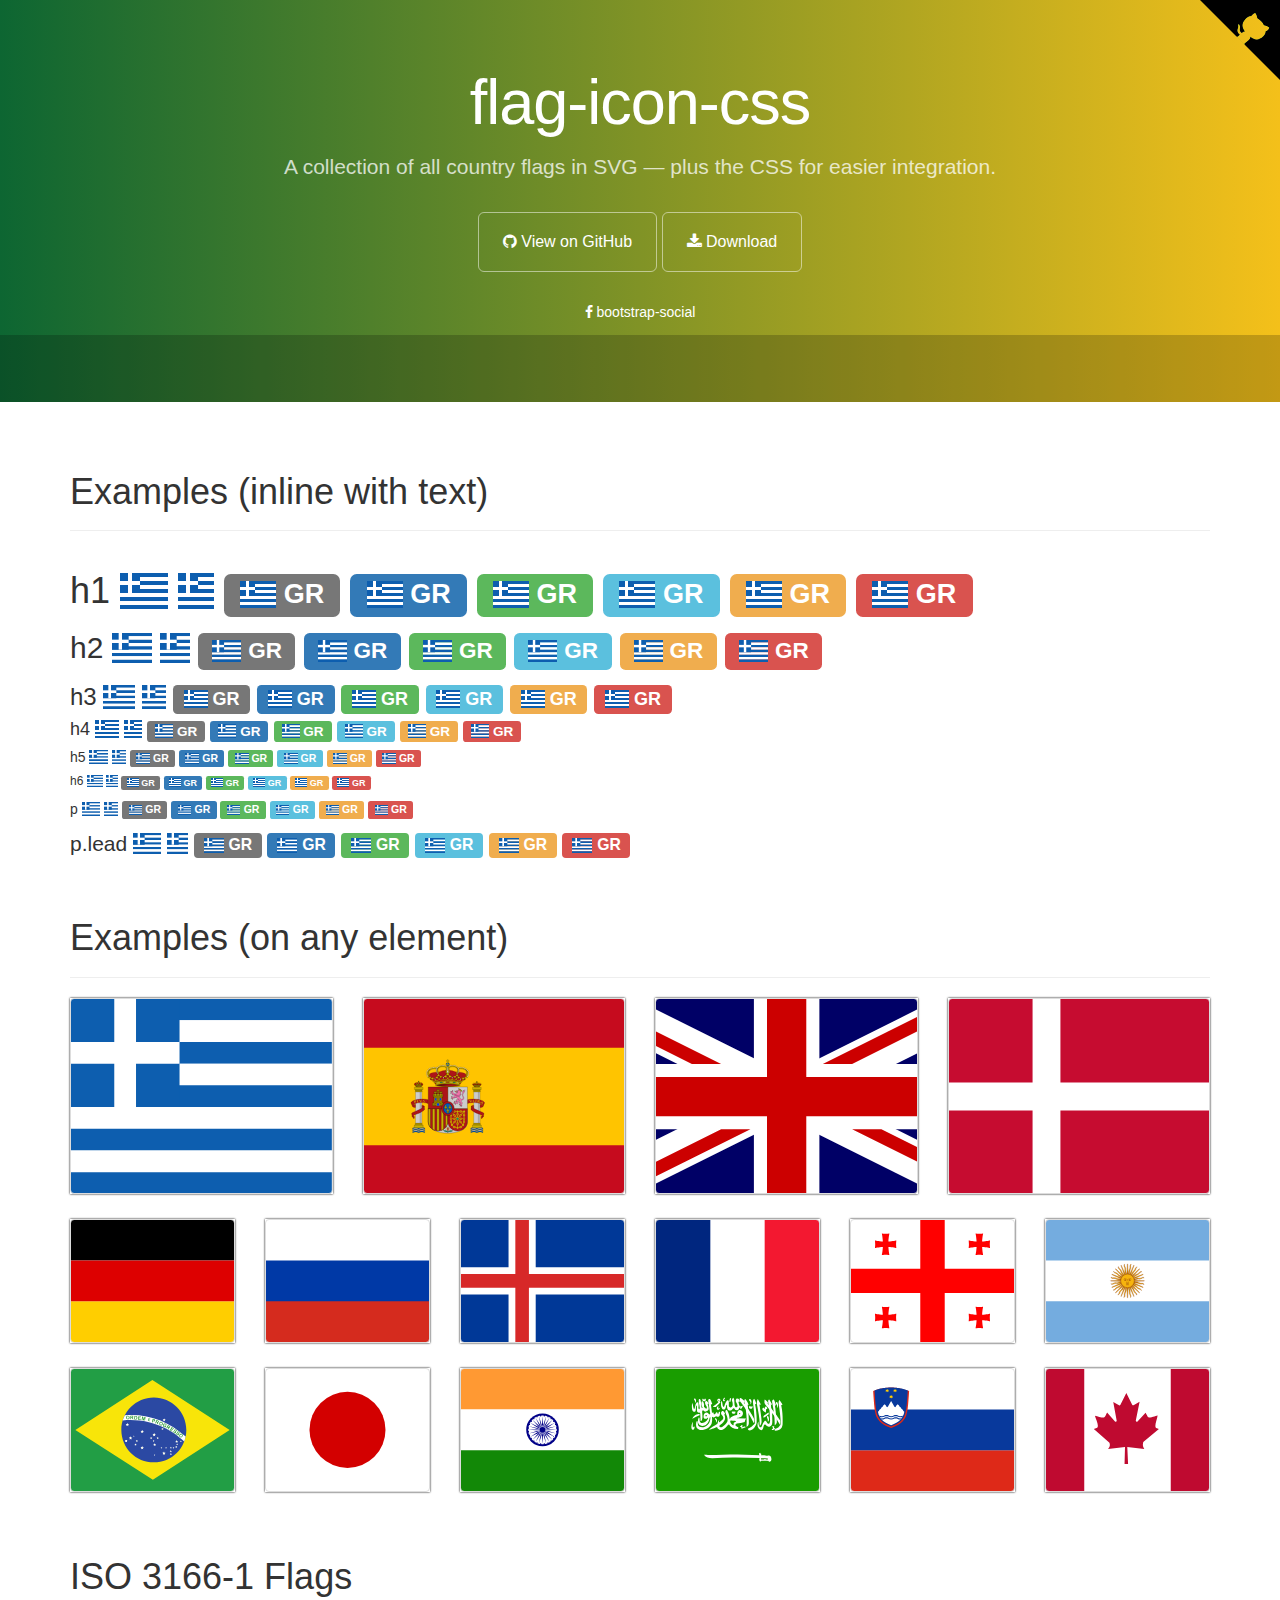
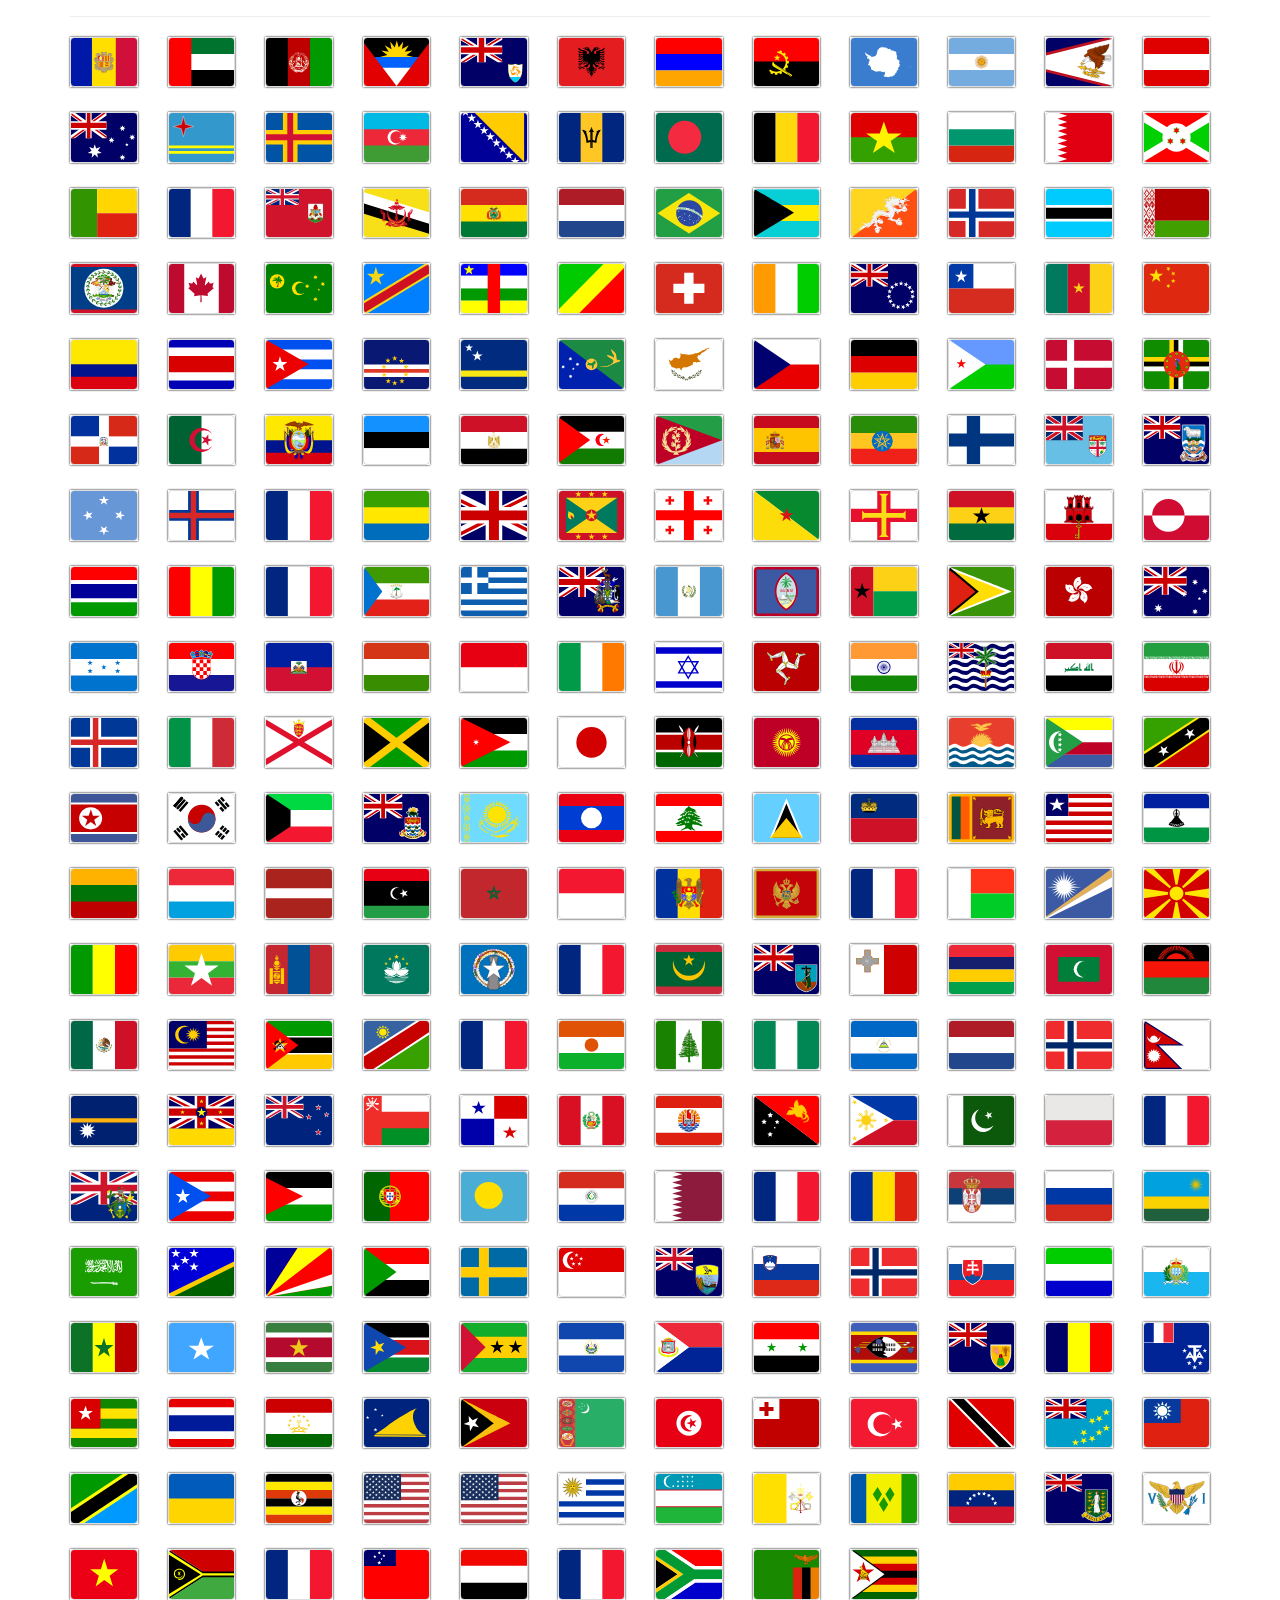
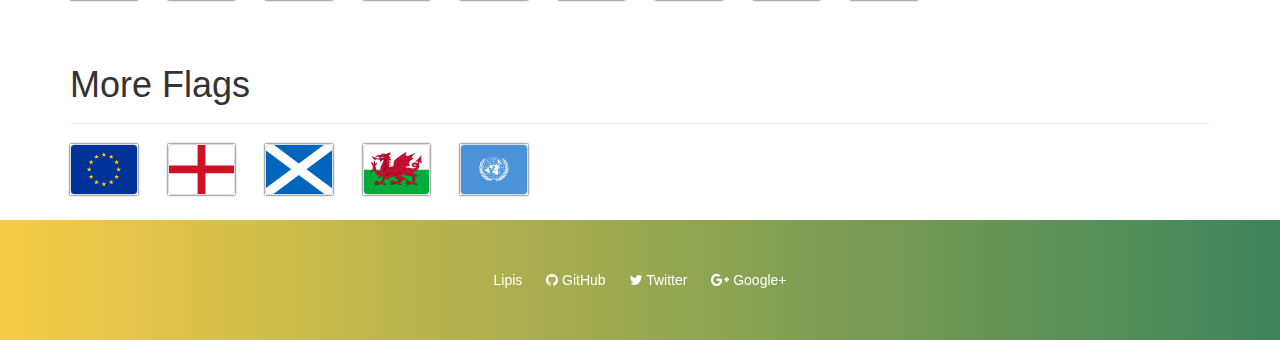
<file: core/static/core/vendors/iconfonts/flag-icon-css/index.html>
<!DOCTYPE html>
<html lang="en">
  <head>
    <meta charset="utf-8">
    <meta name="viewport" content="width=device-width, initial-scale=1.0">
    <meta property="og:type" content="website" />
    <meta property="og:url" content="https://lipis.github.io/flag-icon-css/" />

    <title>SVG Country Flags | flag-icon-css</title>

    <link href="https://maxcdn.bootstrapcdn.com/bootstrap/3.3.6/css/bootstrap.min.css" rel="stylesheet" id="bootstrap">
    <link href="https://maxcdn.bootstrapcdn.com/font-awesome/4.5.0/css/font-awesome.min.css" rel="stylesheet">
    <link href="./assets/docs.css" rel="stylesheet">
    <link href="./css/flag-icon.css" rel="stylesheet">
  </head>

  <body>
    <div class="jumbotron">
      <div class="container">
        <h1>flag-icon-css</h1>
        <p>
          A collection of all country flags in SVG — plus the CSS for easier integration.
        </p>
        <a href="https://github.com/lipis/flag-icon-css" class="btn btn-outline btn-lg"><span class="fa fa-github"></span> View on GitHub</a>
        <a href="https://github.com/lipis/flag-icon-css/archive/master.zip" class="btn btn-outline btn-lg"><span class="fa fa-download"></span> Download</a>
        <ul class="jumbotron-links">
          <li><a href="https://lipis.github.io/bootstrap-social"><span class="fa fa-facebook"></span> bootstrap-social</a></li>
        </ul>
      </div>
      <div class="bottom">
        <iframe src="https://ghbtns.com/github-btn.html?user=lipis&amp;repo=flag-icon-css&amp;type=watch&amp;count=true" class="social-share"></iframe>
      </div>
    </div>
    <script>
      if (window.location.hostname.indexOf('github') > 0) {
        window.location.replace("http://flag-icon-css.lip.is/");
      }
    </script>
    <div class="container">
      <section id="examples">
        <div class="page-header">
          <h1>Examples (inline with text)</h1>
        </div>
        <div class="no-wrap">
          <h1>
            h1
            <span class="flag-icon flag-icon-gr"></span>
            <span class="flag-icon flag-icon-squared flag-icon-gr"></span>
            <span class="label label-default"><span class="flag-icon flag-icon-gr"></span> GR</span>
            <span class="label label-primary"><span class="flag-icon flag-icon-gr"></span> GR</span>
            <span class="label label-success"><span class="flag-icon flag-icon-gr"></span> GR</span>
            <span class="label label-info"><span class="flag-icon flag-icon-gr"></span> GR</span>
            <span class="label label-warning"><span class="flag-icon flag-icon-gr"></span> GR</span>
            <span class="label label-danger"><span class="flag-icon flag-icon-gr"></span> GR</span>
          </h1>
          <h2>
            h2
            <span class="flag-icon flag-icon-gr"></span>
            <span class="flag-icon flag-icon-squared flag-icon-gr"></span>
            <span class="label label-default"><span class="flag-icon flag-icon-gr"></span> GR</span>
            <span class="label label-primary"><span class="flag-icon flag-icon-gr"></span> GR</span>
            <span class="label label-success"><span class="flag-icon flag-icon-gr"></span> GR</span>
            <span class="label label-info"><span class="flag-icon flag-icon-gr"></span> GR</span>
            <span class="label label-warning"><span class="flag-icon flag-icon-gr"></span> GR</span>
            <span class="label label-danger"><span class="flag-icon flag-icon-gr"></span> GR</span>
          </h2>
          <h3>
            h3
            <span class="flag-icon flag-icon-gr"></span>
            <span class="flag-icon flag-icon-squared flag-icon-gr"></span>
            <span class="label label-default"><span class="flag-icon flag-icon-gr"></span> GR</span>
            <span class="label label-primary"><span class="flag-icon flag-icon-gr"></span> GR</span>
            <span class="label label-success"><span class="flag-icon flag-icon-gr"></span> GR</span>
            <span class="label label-info"><span class="flag-icon flag-icon-gr"></span> GR</span>
            <span class="label label-warning"><span class="flag-icon flag-icon-gr"></span> GR</span>
            <span class="label label-danger"><span class="flag-icon flag-icon-gr"></span> GR</span>
          </h3>
          <h4>
            h4
            <span class="flag-icon flag-icon-gr"></span>
            <span class="flag-icon flag-icon-squared flag-icon-gr"></span>
            <span class="label label-default"><span class="flag-icon flag-icon-gr"></span> GR</span>
            <span class="label label-primary"><span class="flag-icon flag-icon-gr"></span> GR</span>
            <span class="label label-success"><span class="flag-icon flag-icon-gr"></span> GR</span>
            <span class="label label-info"><span class="flag-icon flag-icon-gr"></span> GR</span>
            <span class="label label-warning"><span class="flag-icon flag-icon-gr"></span> GR</span>
            <span class="label label-danger"><span class="flag-icon flag-icon-gr"></span> GR</span>
          </h4>
          <h5>
            h5
            <span class="flag-icon flag-icon-gr"></span>
            <span class="flag-icon flag-icon-squared flag-icon-gr"></span>
            <span class="label label-default"><span class="flag-icon flag-icon-gr"></span> GR</span>
            <span class="label label-primary"><span class="flag-icon flag-icon-gr"></span> GR</span>
            <span class="label label-success"><span class="flag-icon flag-icon-gr"></span> GR</span>
            <span class="label label-info"><span class="flag-icon flag-icon-gr"></span> GR</span>
            <span class="label label-warning"><span class="flag-icon flag-icon-gr"></span> GR</span>
            <span class="label label-danger"><span class="flag-icon flag-icon-gr"></span> GR</span>
          </h5>
          <h6>
            h6
            <span class="flag-icon flag-icon-gr"></span>
            <span class="flag-icon flag-icon-squared flag-icon-gr"></span>
            <span class="label label-default"><span class="flag-icon flag-icon-gr"></span> GR</span>
            <span class="label label-primary"><span class="flag-icon flag-icon-gr"></span> GR</span>
            <span class="label label-success"><span class="flag-icon flag-icon-gr"></span> GR</span>
            <span class="label label-info"><span class="flag-icon flag-icon-gr"></span> GR</span>
            <span class="label label-warning"><span class="flag-icon flag-icon-gr"></span> GR</span>
            <span class="label label-danger"><span class="flag-icon flag-icon-gr"></span> GR</span>
          </h6>
          <p>
            p
            <span class="flag-icon flag-icon-gr"></span>
            <span class="flag-icon flag-icon-squared flag-icon-gr"></span>
            <span class="label label-default"><span class="flag-icon flag-icon-gr"></span> GR</span>
            <span class="label label-primary"><span class="flag-icon flag-icon-gr"></span> GR</span>
            <span class="label label-success"><span class="flag-icon flag-icon-gr"></span> GR</span>
            <span class="label label-info"><span class="flag-icon flag-icon-gr"></span> GR</span>
            <span class="label label-warning"><span class="flag-icon flag-icon-gr"></span> GR</span>
            <span class="label label-danger"><span class="flag-icon flag-icon-gr"></span> GR</span>
          </p>
          <p class="lead">
            p.lead
            <span class="flag-icon flag-icon-gr"></span>
            <span class="flag-icon flag-icon-squared flag-icon-gr"></span>
            <span class="label label-default"><span class="flag-icon flag-icon-gr"></span> GR</span>
            <span class="label label-primary"><span class="flag-icon flag-icon-gr"></span> GR</span>
            <span class="label label-success"><span class="flag-icon flag-icon-gr"></span> GR</span>
            <span class="label label-info"><span class="flag-icon flag-icon-gr"></span> GR</span>
            <span class="label label-warning"><span class="flag-icon flag-icon-gr"></span> GR</span>
            <span class="label label-danger"><span class="flag-icon flag-icon-gr"></span> GR</span>
          </p>
        </section>
      </section>
      <section id="more" class="d">
        <div class="page-header">
          <h1>Examples (on any element)</h1>
        </div>
        <div class="row">
          <div class="col-lg-3 col-md-4 col-sm-4 col-xs-6">
            <div class="flag-wrapper">
              <div class="img-thumbnail flag flag-icon-background flag-icon-gr"></div>
            </div>
          </div>
          <div class="col-lg-3 col-md-4 col-sm-4 col-xs-6">
            <div class="flag-wrapper">
              <div class="img-thumbnail flag flag-icon-background flag-icon-es"></div>
            </div>
          </div>
          <div class="col-lg-3 col-md-4 col-sm-4 col-xs-3">
            <div class="flag-wrapper">
              <div class="img-thumbnail flag flag-icon-background flag-icon-gb"></div>
            </div>
          </div>
          <div class="col-lg-3 col-sm-2 col-xs-3">
            <div class="flag-wrapper">
              <div class="img-thumbnail flag flag-icon-background flag-icon-dk"></div>
            </div>
          </div>
          <div class="col-sm-2 col-xs-3">
            <div class="flag-wrapper">
              <div class="img-thumbnail flag flag-icon-background flag-icon-de"></div>
            </div>
          </div>
          <div class="col-sm-2 col-xs-3">
            <div class="flag-wrapper">
              <div class="img-thumbnail flag flag-icon-background flag-icon-ru"></div>
            </div>
          </div>
          <div class="col-sm-2 col-xs-3">
            <div class="flag-wrapper">
              <div class="img-thumbnail flag flag-icon-background flag-icon-is"></div>
            </div>
          </div>
          <div class="col-sm-2 col-xs-3">
            <div class="flag-wrapper">
              <div class="img-thumbnail flag flag-icon-background flag-icon-fr"></div>
            </div>
          </div>
          <div class="col-sm-2 col-xs-3">
            <div class="flag-wrapper">
              <div class="img-thumbnail flag flag-icon-background flag-icon-ge"></div>
            </div>
          </div>
          <div class="col-sm-2 col-xs-3">
            <div class="flag-wrapper">
              <div class="img-thumbnail flag flag-icon-background flag-icon-ar"></div>
            </div>
          </div>
          <div class="col-sm-2 col-xs-3">
            <div class="flag-wrapper">
              <div class="img-thumbnail flag flag-icon-background flag-icon-br"></div>
            </div>
          </div>
          <div class="col-sm-2 col-xs-3">
            <div class="flag-wrapper">
              <div class="img-thumbnail flag flag-icon-background flag-icon-jp"></div>
            </div>
          </div>
          <div class="col-sm-2 col-xs-3 hidden-xs">
            <div class="flag-wrapper">
              <div class="img-thumbnail flag flag-icon-background flag-icon-in"></div>
            </div>
          </div>
          <div class="col-sm-2 col-xs-3">
            <div class="flag-wrapper">
              <div class="img-thumbnail flag flag-icon-background flag-icon-sa"></div>
            </div>
          </div>
          <div class="col-sm-2 col-xs-3">
            <div class="flag-wrapper">
              <div class="img-thumbnail flag flag-icon-background flag-icon-si"></div>
            </div>
          </div>
          <div class="col-sm-2 col-xs-3 visible-lg">
            <div class="flag-wrapper">
              <div class="img-thumbnail flag flag-icon-background flag-icon-ca"></div>
            </div>
          </div>
        </div>
      </section>
      <section class="all-flags">
        <div class="page-header">
          <h1>ISO 3166-1 Flags</h1>
        </div>
        <div class="row">
          <div class="col-md-1 col-sm-2 col-xs-3"><div class="flag-wrapper"><div class="img-thumbnail flag flag-icon-background flag-icon-ad" title="ad" id="ad"></div></div></div>
          <div class="col-md-1 col-sm-2 col-xs-3"><div class="flag-wrapper"><div class="img-thumbnail flag flag-icon-background flag-icon-ae" title="ae" id="ae"></div></div></div>
          <div class="col-md-1 col-sm-2 col-xs-3"><div class="flag-wrapper"><div class="img-thumbnail flag flag-icon-background flag-icon-af" title="af" id="af"></div></div></div>
          <div class="col-md-1 col-sm-2 col-xs-3"><div class="flag-wrapper"><div class="img-thumbnail flag flag-icon-background flag-icon-ag" title="ag" id="ag"></div></div></div>
          <div class="col-md-1 col-sm-2 col-xs-3"><div class="flag-wrapper"><div class="img-thumbnail flag flag-icon-background flag-icon-ai" title="ai" id="ai"></div></div></div>
          <div class="col-md-1 col-sm-2 col-xs-3"><div class="flag-wrapper"><div class="img-thumbnail flag flag-icon-background flag-icon-al" title="al" id="al"></div></div></div>
          <div class="col-md-1 col-sm-2 col-xs-3"><div class="flag-wrapper"><div class="img-thumbnail flag flag-icon-background flag-icon-am" title="am" id="am"></div></div></div>
          <div class="col-md-1 col-sm-2 col-xs-3"><div class="flag-wrapper"><div class="img-thumbnail flag flag-icon-background flag-icon-ao" title="ao" id="ao"></div></div></div>
          <div class="col-md-1 col-sm-2 col-xs-3"><div class="flag-wrapper"><div class="img-thumbnail flag flag-icon-background flag-icon-aq" title="aq" id="aq"></div></div></div>
          <div class="col-md-1 col-sm-2 col-xs-3"><div class="flag-wrapper"><div class="img-thumbnail flag flag-icon-background flag-icon-ar" title="ar" id="ar"></div></div></div>
          <div class="col-md-1 col-sm-2 col-xs-3"><div class="flag-wrapper"><div class="img-thumbnail flag flag-icon-background flag-icon-as" title="as" id="as"></div></div></div>
          <div class="col-md-1 col-sm-2 col-xs-3"><div class="flag-wrapper"><div class="img-thumbnail flag flag-icon-background flag-icon-at" title="at" id="at"></div></div></div>
          <div class="col-md-1 col-sm-2 col-xs-3"><div class="flag-wrapper"><div class="img-thumbnail flag flag-icon-background flag-icon-au" title="au" id="au"></div></div></div>
          <div class="col-md-1 col-sm-2 col-xs-3"><div class="flag-wrapper"><div class="img-thumbnail flag flag-icon-background flag-icon-aw" title="aw" id="aw"></div></div></div>
          <div class="col-md-1 col-sm-2 col-xs-3"><div class="flag-wrapper"><div class="img-thumbnail flag flag-icon-background flag-icon-ax" title="ax" id="ax"></div></div></div>
          <div class="col-md-1 col-sm-2 col-xs-3"><div class="flag-wrapper"><div class="img-thumbnail flag flag-icon-background flag-icon-az" title="az" id="az"></div></div></div>
          <div class="col-md-1 col-sm-2 col-xs-3"><div class="flag-wrapper"><div class="img-thumbnail flag flag-icon-background flag-icon-ba" title="ba" id="ba"></div></div></div>
          <div class="col-md-1 col-sm-2 col-xs-3"><div class="flag-wrapper"><div class="img-thumbnail flag flag-icon-background flag-icon-bb" title="bb" id="bb"></div></div></div>
          <div class="col-md-1 col-sm-2 col-xs-3"><div class="flag-wrapper"><div class="img-thumbnail flag flag-icon-background flag-icon-bd" title="bd" id="bd"></div></div></div>
          <div class="col-md-1 col-sm-2 col-xs-3"><div class="flag-wrapper"><div class="img-thumbnail flag flag-icon-background flag-icon-be" title="be" id="be"></div></div></div>
          <div class="col-md-1 col-sm-2 col-xs-3"><div class="flag-wrapper"><div class="img-thumbnail flag flag-icon-background flag-icon-bf" title="bf" id="bf"></div></div></div>
          <div class="col-md-1 col-sm-2 col-xs-3"><div class="flag-wrapper"><div class="img-thumbnail flag flag-icon-background flag-icon-bg" title="bg" id="bg"></div></div></div>
          <div class="col-md-1 col-sm-2 col-xs-3"><div class="flag-wrapper"><div class="img-thumbnail flag flag-icon-background flag-icon-bh" title="bh" id="bh"></div></div></div>
          <div class="col-md-1 col-sm-2 col-xs-3"><div class="flag-wrapper"><div class="img-thumbnail flag flag-icon-background flag-icon-bi" title="bi" id="bi"></div></div></div>
          <div class="col-md-1 col-sm-2 col-xs-3"><div class="flag-wrapper"><div class="img-thumbnail flag flag-icon-background flag-icon-bj" title="bj" id="bj"></div></div></div>
          <div class="col-md-1 col-sm-2 col-xs-3"><div class="flag-wrapper"><div class="img-thumbnail flag flag-icon-background flag-icon-bl" title="bl" id="bl"></div></div></div>
          <div class="col-md-1 col-sm-2 col-xs-3"><div class="flag-wrapper"><div class="img-thumbnail flag flag-icon-background flag-icon-bm" title="bm" id="bm"></div></div></div>
          <div class="col-md-1 col-sm-2 col-xs-3"><div class="flag-wrapper"><div class="img-thumbnail flag flag-icon-background flag-icon-bn" title="bn" id="bn"></div></div></div>
          <div class="col-md-1 col-sm-2 col-xs-3"><div class="flag-wrapper"><div class="img-thumbnail flag flag-icon-background flag-icon-bo" title="bo" id="bo"></div></div></div>
          <div class="col-md-1 col-sm-2 col-xs-3"><div class="flag-wrapper"><div class="img-thumbnail flag flag-icon-background flag-icon-bq" title="bq" id="bq"></div></div></div>
          <div class="col-md-1 col-sm-2 col-xs-3"><div class="flag-wrapper"><div class="img-thumbnail flag flag-icon-background flag-icon-br" title="br" id="br"></div></div></div>
          <div class="col-md-1 col-sm-2 col-xs-3"><div class="flag-wrapper"><div class="img-thumbnail flag flag-icon-background flag-icon-bs" title="bs" id="bs"></div></div></div>
          <div class="col-md-1 col-sm-2 col-xs-3"><div class="flag-wrapper"><div class="img-thumbnail flag flag-icon-background flag-icon-bt" title="bt" id="bt"></div></div></div>
          <div class="col-md-1 col-sm-2 col-xs-3"><div class="flag-wrapper"><div class="img-thumbnail flag flag-icon-background flag-icon-bv" title="bv" id="bv"></div></div></div>
          <div class="col-md-1 col-sm-2 col-xs-3"><div class="flag-wrapper"><div class="img-thumbnail flag flag-icon-background flag-icon-bw" title="bw" id="bw"></div></div></div>
          <div class="col-md-1 col-sm-2 col-xs-3"><div class="flag-wrapper"><div class="img-thumbnail flag flag-icon-background flag-icon-by" title="by" id="by"></div></div></div>
          <div class="col-md-1 col-sm-2 col-xs-3"><div class="flag-wrapper"><div class="img-thumbnail flag flag-icon-background flag-icon-bz" title="bz" id="bz"></div></div></div>
          <div class="col-md-1 col-sm-2 col-xs-3"><div class="flag-wrapper"><div class="img-thumbnail flag flag-icon-background flag-icon-ca" title="ca" id="ca"></div></div></div>
          <div class="col-md-1 col-sm-2 col-xs-3"><div class="flag-wrapper"><div class="img-thumbnail flag flag-icon-background flag-icon-cc" title="cc" id="cc"></div></div></div>
          <div class="col-md-1 col-sm-2 col-xs-3"><div class="flag-wrapper"><div class="img-thumbnail flag flag-icon-background flag-icon-cd" title="cd" id="cd"></div></div></div>
          <div class="col-md-1 col-sm-2 col-xs-3"><div class="flag-wrapper"><div class="img-thumbnail flag flag-icon-background flag-icon-cf" title="cf" id="cf"></div></div></div>
          <div class="col-md-1 col-sm-2 col-xs-3"><div class="flag-wrapper"><div class="img-thumbnail flag flag-icon-background flag-icon-cg" title="cg" id="cg"></div></div></div>
          <div class="col-md-1 col-sm-2 col-xs-3"><div class="flag-wrapper"><div class="img-thumbnail flag flag-icon-background flag-icon-ch" title="ch" id="ch"></div></div></div>
          <div class="col-md-1 col-sm-2 col-xs-3"><div class="flag-wrapper"><div class="img-thumbnail flag flag-icon-background flag-icon-ci" title="ci" id="ci"></div></div></div>
          <div class="col-md-1 col-sm-2 col-xs-3"><div class="flag-wrapper"><div class="img-thumbnail flag flag-icon-background flag-icon-ck" title="ck" id="ck"></div></div></div>
          <div class="col-md-1 col-sm-2 col-xs-3"><div class="flag-wrapper"><div class="img-thumbnail flag flag-icon-background flag-icon-cl" title="cl" id="cl"></div></div></div>
          <div class="col-md-1 col-sm-2 col-xs-3"><div class="flag-wrapper"><div class="img-thumbnail flag flag-icon-background flag-icon-cm" title="cm" id="cm"></div></div></div>
          <div class="col-md-1 col-sm-2 col-xs-3"><div class="flag-wrapper"><div class="img-thumbnail flag flag-icon-background flag-icon-cn" title="cn" id="cn"></div></div></div>
          <div class="col-md-1 col-sm-2 col-xs-3"><div class="flag-wrapper"><div class="img-thumbnail flag flag-icon-background flag-icon-co" title="co" id="co"></div></div></div>
          <div class="col-md-1 col-sm-2 col-xs-3"><div class="flag-wrapper"><div class="img-thumbnail flag flag-icon-background flag-icon-cr" title="cr" id="cr"></div></div></div>
          <div class="col-md-1 col-sm-2 col-xs-3"><div class="flag-wrapper"><div class="img-thumbnail flag flag-icon-background flag-icon-cu" title="cu" id="cu"></div></div></div>
          <div class="col-md-1 col-sm-2 col-xs-3"><div class="flag-wrapper"><div class="img-thumbnail flag flag-icon-background flag-icon-cv" title="cv" id="cv"></div></div></div>
          <div class="col-md-1 col-sm-2 col-xs-3"><div class="flag-wrapper"><div class="img-thumbnail flag flag-icon-background flag-icon-cw" title="cw" id="cw"></div></div></div>
          <div class="col-md-1 col-sm-2 col-xs-3"><div class="flag-wrapper"><div class="img-thumbnail flag flag-icon-background flag-icon-cx" title="cx" id="cx"></div></div></div>
          <div class="col-md-1 col-sm-2 col-xs-3"><div class="flag-wrapper"><div class="img-thumbnail flag flag-icon-background flag-icon-cy" title="cy" id="cy"></div></div></div>
          <div class="col-md-1 col-sm-2 col-xs-3"><div class="flag-wrapper"><div class="img-thumbnail flag flag-icon-background flag-icon-cz" title="cz" id="cz"></div></div></div>
          <div class="col-md-1 col-sm-2 col-xs-3"><div class="flag-wrapper"><div class="img-thumbnail flag flag-icon-background flag-icon-de" title="de" id="de"></div></div></div>
          <div class="col-md-1 col-sm-2 col-xs-3"><div class="flag-wrapper"><div class="img-thumbnail flag flag-icon-background flag-icon-dj" title="dj" id="dj"></div></div></div>
          <div class="col-md-1 col-sm-2 col-xs-3"><div class="flag-wrapper"><div class="img-thumbnail flag flag-icon-background flag-icon-dk" title="dk" id="dk"></div></div></div>
          <div class="col-md-1 col-sm-2 col-xs-3"><div class="flag-wrapper"><div class="img-thumbnail flag flag-icon-background flag-icon-dm" title="dm" id="dm"></div></div></div>
          <div class="col-md-1 col-sm-2 col-xs-3"><div class="flag-wrapper"><div class="img-thumbnail flag flag-icon-background flag-icon-do" title="do" id="do"></div></div></div>
          <div class="col-md-1 col-sm-2 col-xs-3"><div class="flag-wrapper"><div class="img-thumbnail flag flag-icon-background flag-icon-dz" title="dz" id="dz"></div></div></div>
          <div class="col-md-1 col-sm-2 col-xs-3"><div class="flag-wrapper"><div class="img-thumbnail flag flag-icon-background flag-icon-ec" title="ec" id="ec"></div></div></div>
          <div class="col-md-1 col-sm-2 col-xs-3"><div class="flag-wrapper"><div class="img-thumbnail flag flag-icon-background flag-icon-ee" title="ee" id="ee"></div></div></div>
          <div class="col-md-1 col-sm-2 col-xs-3"><div class="flag-wrapper"><div class="img-thumbnail flag flag-icon-background flag-icon-eg" title="eg" id="eg"></div></div></div>
          <div class="col-md-1 col-sm-2 col-xs-3"><div class="flag-wrapper"><div class="img-thumbnail flag flag-icon-background flag-icon-eh" title="eh" id="eh"></div></div></div>
          <div class="col-md-1 col-sm-2 col-xs-3"><div class="flag-wrapper"><div class="img-thumbnail flag flag-icon-background flag-icon-er" title="er" id="er"></div></div></div>
          <div class="col-md-1 col-sm-2 col-xs-3"><div class="flag-wrapper"><div class="img-thumbnail flag flag-icon-background flag-icon-es" title="es" id="es"></div></div></div>
          <div class="col-md-1 col-sm-2 col-xs-3"><div class="flag-wrapper"><div class="img-thumbnail flag flag-icon-background flag-icon-et" title="et" id="et"></div></div></div>
          <div class="col-md-1 col-sm-2 col-xs-3"><div class="flag-wrapper"><div class="img-thumbnail flag flag-icon-background flag-icon-fi" title="fi" id="fi"></div></div></div>
          <div class="col-md-1 col-sm-2 col-xs-3"><div class="flag-wrapper"><div class="img-thumbnail flag flag-icon-background flag-icon-fj" title="fj" id="fj"></div></div></div>
          <div class="col-md-1 col-sm-2 col-xs-3"><div class="flag-wrapper"><div class="img-thumbnail flag flag-icon-background flag-icon-fk" title="fk" id="fk"></div></div></div>
          <div class="col-md-1 col-sm-2 col-xs-3"><div class="flag-wrapper"><div class="img-thumbnail flag flag-icon-background flag-icon-fm" title="fm" id="fm"></div></div></div>
          <div class="col-md-1 col-sm-2 col-xs-3"><div class="flag-wrapper"><div class="img-thumbnail flag flag-icon-background flag-icon-fo" title="fo" id="fo"></div></div></div>
          <div class="col-md-1 col-sm-2 col-xs-3"><div class="flag-wrapper"><div class="img-thumbnail flag flag-icon-background flag-icon-fr" title="fr" id="fr"></div></div></div>
          <div class="col-md-1 col-sm-2 col-xs-3"><div class="flag-wrapper"><div class="img-thumbnail flag flag-icon-background flag-icon-ga" title="ga" id="ga"></div></div></div>
          <div class="col-md-1 col-sm-2 col-xs-3"><div class="flag-wrapper"><div class="img-thumbnail flag flag-icon-background flag-icon-gb" title="gb" id="gb"></div></div></div>
          <div class="col-md-1 col-sm-2 col-xs-3"><div class="flag-wrapper"><div class="img-thumbnail flag flag-icon-background flag-icon-gd" title="gd" id="gd"></div></div></div>
          <div class="col-md-1 col-sm-2 col-xs-3"><div class="flag-wrapper"><div class="img-thumbnail flag flag-icon-background flag-icon-ge" title="ge" id="ge"></div></div></div>
          <div class="col-md-1 col-sm-2 col-xs-3"><div class="flag-wrapper"><div class="img-thumbnail flag flag-icon-background flag-icon-gf" title="gf" id="gf"></div></div></div>
          <div class="col-md-1 col-sm-2 col-xs-3"><div class="flag-wrapper"><div class="img-thumbnail flag flag-icon-background flag-icon-gg" title="gg" id="gg"></div></div></div>
          <div class="col-md-1 col-sm-2 col-xs-3"><div class="flag-wrapper"><div class="img-thumbnail flag flag-icon-background flag-icon-gh" title="gh" id="gh"></div></div></div>
          <div class="col-md-1 col-sm-2 col-xs-3"><div class="flag-wrapper"><div class="img-thumbnail flag flag-icon-background flag-icon-gi" title="gi" id="gi"></div></div></div>
          <div class="col-md-1 col-sm-2 col-xs-3"><div class="flag-wrapper"><div class="img-thumbnail flag flag-icon-background flag-icon-gl" title="gl" id="gl"></div></div></div>
          <div class="col-md-1 col-sm-2 col-xs-3"><div class="flag-wrapper"><div class="img-thumbnail flag flag-icon-background flag-icon-gm" title="gm" id="gm"></div></div></div>
          <div class="col-md-1 col-sm-2 col-xs-3"><div class="flag-wrapper"><div class="img-thumbnail flag flag-icon-background flag-icon-gn" title="gn" id="gn"></div></div></div>
          <div class="col-md-1 col-sm-2 col-xs-3"><div class="flag-wrapper"><div class="img-thumbnail flag flag-icon-background flag-icon-gp" title="gp" id="gp"></div></div></div>
          <div class="col-md-1 col-sm-2 col-xs-3"><div class="flag-wrapper"><div class="img-thumbnail flag flag-icon-background flag-icon-gq" title="gq" id="gq"></div></div></div>
          <div class="col-md-1 col-sm-2 col-xs-3"><div class="flag-wrapper"><div class="img-thumbnail flag flag-icon-background flag-icon-gr" title="gr" id="gr"></div></div></div>
          <div class="col-md-1 col-sm-2 col-xs-3"><div class="flag-wrapper"><div class="img-thumbnail flag flag-icon-background flag-icon-gs" title="gs" id="gs"></div></div></div>
          <div class="col-md-1 col-sm-2 col-xs-3"><div class="flag-wrapper"><div class="img-thumbnail flag flag-icon-background flag-icon-gt" title="gt" id="gt"></div></div></div>
          <div class="col-md-1 col-sm-2 col-xs-3"><div class="flag-wrapper"><div class="img-thumbnail flag flag-icon-background flag-icon-gu" title="gu" id="gu"></div></div></div>
          <div class="col-md-1 col-sm-2 col-xs-3"><div class="flag-wrapper"><div class="img-thumbnail flag flag-icon-background flag-icon-gw" title="gw" id="gw"></div></div></div>
          <div class="col-md-1 col-sm-2 col-xs-3"><div class="flag-wrapper"><div class="img-thumbnail flag flag-icon-background flag-icon-gy" title="gy" id="gy"></div></div></div>
          <div class="col-md-1 col-sm-2 col-xs-3"><div class="flag-wrapper"><div class="img-thumbnail flag flag-icon-background flag-icon-hk" title="hk" id="hk"></div></div></div>
          <div class="col-md-1 col-sm-2 col-xs-3"><div class="flag-wrapper"><div class="img-thumbnail flag flag-icon-background flag-icon-hm" title="hm" id="hm"></div></div></div>
          <div class="col-md-1 col-sm-2 col-xs-3"><div class="flag-wrapper"><div class="img-thumbnail flag flag-icon-background flag-icon-hn" title="hn" id="hn"></div></div></div>
          <div class="col-md-1 col-sm-2 col-xs-3"><div class="flag-wrapper"><div class="img-thumbnail flag flag-icon-background flag-icon-hr" title="hr" id="hr"></div></div></div>
          <div class="col-md-1 col-sm-2 col-xs-3"><div class="flag-wrapper"><div class="img-thumbnail flag flag-icon-background flag-icon-ht" title="ht" id="ht"></div></div></div>
          <div class="col-md-1 col-sm-2 col-xs-3"><div class="flag-wrapper"><div class="img-thumbnail flag flag-icon-background flag-icon-hu" title="hu" id="hu"></div></div></div>
          <div class="col-md-1 col-sm-2 col-xs-3"><div class="flag-wrapper"><div class="img-thumbnail flag flag-icon-background flag-icon-id" title="id" id="id"></div></div></div>
          <div class="col-md-1 col-sm-2 col-xs-3"><div class="flag-wrapper"><div class="img-thumbnail flag flag-icon-background flag-icon-ie" title="ie" id="ie"></div></div></div>
          <div class="col-md-1 col-sm-2 col-xs-3"><div class="flag-wrapper"><div class="img-thumbnail flag flag-icon-background flag-icon-il" title="il" id="il"></div></div></div>
          <div class="col-md-1 col-sm-2 col-xs-3"><div class="flag-wrapper"><div class="img-thumbnail flag flag-icon-background flag-icon-im" title="im" id="im"></div></div></div>
          <div class="col-md-1 col-sm-2 col-xs-3"><div class="flag-wrapper"><div class="img-thumbnail flag flag-icon-background flag-icon-in" title="in" id="in"></div></div></div>
          <div class="col-md-1 col-sm-2 col-xs-3"><div class="flag-wrapper"><div class="img-thumbnail flag flag-icon-background flag-icon-io" title="io" id="io"></div></div></div>
          <div class="col-md-1 col-sm-2 col-xs-3"><div class="flag-wrapper"><div class="img-thumbnail flag flag-icon-background flag-icon-iq" title="iq" id="iq"></div></div></div>
          <div class="col-md-1 col-sm-2 col-xs-3"><div class="flag-wrapper"><div class="img-thumbnail flag flag-icon-background flag-icon-ir" title="ir" id="ir"></div></div></div>
          <div class="col-md-1 col-sm-2 col-xs-3"><div class="flag-wrapper"><div class="img-thumbnail flag flag-icon-background flag-icon-is" title="is" id="is"></div></div></div>
          <div class="col-md-1 col-sm-2 col-xs-3"><div class="flag-wrapper"><div class="img-thumbnail flag flag-icon-background flag-icon-it" title="it" id="it"></div></div></div>
          <div class="col-md-1 col-sm-2 col-xs-3"><div class="flag-wrapper"><div class="img-thumbnail flag flag-icon-background flag-icon-je" title="je" id="je"></div></div></div>
          <div class="col-md-1 col-sm-2 col-xs-3"><div class="flag-wrapper"><div class="img-thumbnail flag flag-icon-background flag-icon-jm" title="jm" id="jm"></div></div></div>
          <div class="col-md-1 col-sm-2 col-xs-3"><div class="flag-wrapper"><div class="img-thumbnail flag flag-icon-background flag-icon-jo" title="jo" id="jo"></div></div></div>
          <div class="col-md-1 col-sm-2 col-xs-3"><div class="flag-wrapper"><div class="img-thumbnail flag flag-icon-background flag-icon-jp" title="jp" id="jp"></div></div></div>
          <div class="col-md-1 col-sm-2 col-xs-3"><div class="flag-wrapper"><div class="img-thumbnail flag flag-icon-background flag-icon-ke" title="ke" id="ke"></div></div></div>
          <div class="col-md-1 col-sm-2 col-xs-3"><div class="flag-wrapper"><div class="img-thumbnail flag flag-icon-background flag-icon-kg" title="kg" id="kg"></div></div></div>
          <div class="col-md-1 col-sm-2 col-xs-3"><div class="flag-wrapper"><div class="img-thumbnail flag flag-icon-background flag-icon-kh" title="kh" id="kh"></div></div></div>
          <div class="col-md-1 col-sm-2 col-xs-3"><div class="flag-wrapper"><div class="img-thumbnail flag flag-icon-background flag-icon-ki" title="ki" id="ki"></div></div></div>
          <div class="col-md-1 col-sm-2 col-xs-3"><div class="flag-wrapper"><div class="img-thumbnail flag flag-icon-background flag-icon-km" title="km" id="km"></div></div></div>
          <div class="col-md-1 col-sm-2 col-xs-3"><div class="flag-wrapper"><div class="img-thumbnail flag flag-icon-background flag-icon-kn" title="kn" id="kn"></div></div></div>
          <div class="col-md-1 col-sm-2 col-xs-3"><div class="flag-wrapper"><div class="img-thumbnail flag flag-icon-background flag-icon-kp" title="kp" id="kp"></div></div></div>
          <div class="col-md-1 col-sm-2 col-xs-3"><div class="flag-wrapper"><div class="img-thumbnail flag flag-icon-background flag-icon-kr" title="kr" id="kr"></div></div></div>
          <div class="col-md-1 col-sm-2 col-xs-3"><div class="flag-wrapper"><div class="img-thumbnail flag flag-icon-background flag-icon-kw" title="kw" id="kw"></div></div></div>
          <div class="col-md-1 col-sm-2 col-xs-3"><div class="flag-wrapper"><div class="img-thumbnail flag flag-icon-background flag-icon-ky" title="ky" id="ky"></div></div></div>
          <div class="col-md-1 col-sm-2 col-xs-3"><div class="flag-wrapper"><div class="img-thumbnail flag flag-icon-background flag-icon-kz" title="kz" id="kz"></div></div></div>
          <div class="col-md-1 col-sm-2 col-xs-3"><div class="flag-wrapper"><div class="img-thumbnail flag flag-icon-background flag-icon-la" title="la" id="la"></div></div></div>
          <div class="col-md-1 col-sm-2 col-xs-3"><div class="flag-wrapper"><div class="img-thumbnail flag flag-icon-background flag-icon-lb" title="lb" id="lb"></div></div></div>
          <div class="col-md-1 col-sm-2 col-xs-3"><div class="flag-wrapper"><div class="img-thumbnail flag flag-icon-background flag-icon-lc" title="lc" id="lc"></div></div></div>
          <div class="col-md-1 col-sm-2 col-xs-3"><div class="flag-wrapper"><div class="img-thumbnail flag flag-icon-background flag-icon-li" title="li" id="li"></div></div></div>
          <div class="col-md-1 col-sm-2 col-xs-3"><div class="flag-wrapper"><div class="img-thumbnail flag flag-icon-background flag-icon-lk" title="lk" id="lk"></div></div></div>
          <div class="col-md-1 col-sm-2 col-xs-3"><div class="flag-wrapper"><div class="img-thumbnail flag flag-icon-background flag-icon-lr" title="lr" id="lr"></div></div></div>
          <div class="col-md-1 col-sm-2 col-xs-3"><div class="flag-wrapper"><div class="img-thumbnail flag flag-icon-background flag-icon-ls" title="ls" id="ls"></div></div></div>
          <div class="col-md-1 col-sm-2 col-xs-3"><div class="flag-wrapper"><div class="img-thumbnail flag flag-icon-background flag-icon-lt" title="lt" id="lt"></div></div></div>
          <div class="col-md-1 col-sm-2 col-xs-3"><div class="flag-wrapper"><div class="img-thumbnail flag flag-icon-background flag-icon-lu" title="lu" id="lu"></div></div></div>
          <div class="col-md-1 col-sm-2 col-xs-3"><div class="flag-wrapper"><div class="img-thumbnail flag flag-icon-background flag-icon-lv" title="lv" id="lv"></div></div></div>
          <div class="col-md-1 col-sm-2 col-xs-3"><div class="flag-wrapper"><div class="img-thumbnail flag flag-icon-background flag-icon-ly" title="ly" id="ly"></div></div></div>
          <div class="col-md-1 col-sm-2 col-xs-3"><div class="flag-wrapper"><div class="img-thumbnail flag flag-icon-background flag-icon-ma" title="ma" id="ma"></div></div></div>
          <div class="col-md-1 col-sm-2 col-xs-3"><div class="flag-wrapper"><div class="img-thumbnail flag flag-icon-background flag-icon-mc" title="mc" id="mc"></div></div></div>
          <div class="col-md-1 col-sm-2 col-xs-3"><div class="flag-wrapper"><div class="img-thumbnail flag flag-icon-background flag-icon-md" title="md" id="md"></div></div></div>
          <div class="col-md-1 col-sm-2 col-xs-3"><div class="flag-wrapper"><div class="img-thumbnail flag flag-icon-background flag-icon-me" title="me" id="me"></div></div></div>
          <div class="col-md-1 col-sm-2 col-xs-3"><div class="flag-wrapper"><div class="img-thumbnail flag flag-icon-background flag-icon-mf" title="mf" id="mf"></div></div></div>
          <div class="col-md-1 col-sm-2 col-xs-3"><div class="flag-wrapper"><div class="img-thumbnail flag flag-icon-background flag-icon-mg" title="mg" id="mg"></div></div></div>
          <div class="col-md-1 col-sm-2 col-xs-3"><div class="flag-wrapper"><div class="img-thumbnail flag flag-icon-background flag-icon-mh" title="mh" id="mh"></div></div></div>
          <div class="col-md-1 col-sm-2 col-xs-3"><div class="flag-wrapper"><div class="img-thumbnail flag flag-icon-background flag-icon-mk" title="mk" id="mk"></div></div></div>
          <div class="col-md-1 col-sm-2 col-xs-3"><div class="flag-wrapper"><div class="img-thumbnail flag flag-icon-background flag-icon-ml" title="ml" id="ml"></div></div></div>
          <div class="col-md-1 col-sm-2 col-xs-3"><div class="flag-wrapper"><div class="img-thumbnail flag flag-icon-background flag-icon-mm" title="mm" id="mm"></div></div></div>
          <div class="col-md-1 col-sm-2 col-xs-3"><div class="flag-wrapper"><div class="img-thumbnail flag flag-icon-background flag-icon-mn" title="mn" id="mn"></div></div></div>
          <div class="col-md-1 col-sm-2 col-xs-3"><div class="flag-wrapper"><div class="img-thumbnail flag flag-icon-background flag-icon-mo" title="mo" id="mo"></div></div></div>
          <div class="col-md-1 col-sm-2 col-xs-3"><div class="flag-wrapper"><div class="img-thumbnail flag flag-icon-background flag-icon-mp" title="mp" id="mp"></div></div></div>
          <div class="col-md-1 col-sm-2 col-xs-3"><div class="flag-wrapper"><div class="img-thumbnail flag flag-icon-background flag-icon-mq" title="mq" id="mq"></div></div></div>
          <div class="col-md-1 col-sm-2 col-xs-3"><div class="flag-wrapper"><div class="img-thumbnail flag flag-icon-background flag-icon-mr" title="mr" id="mr"></div></div></div>
          <div class="col-md-1 col-sm-2 col-xs-3"><div class="flag-wrapper"><div class="img-thumbnail flag flag-icon-background flag-icon-ms" title="ms" id="ms"></div></div></div>
          <div class="col-md-1 col-sm-2 col-xs-3"><div class="flag-wrapper"><div class="img-thumbnail flag flag-icon-background flag-icon-mt" title="mt" id="mt"></div></div></div>
          <div class="col-md-1 col-sm-2 col-xs-3"><div class="flag-wrapper"><div class="img-thumbnail flag flag-icon-background flag-icon-mu" title="mu" id="mu"></div></div></div>
          <div class="col-md-1 col-sm-2 col-xs-3"><div class="flag-wrapper"><div class="img-thumbnail flag flag-icon-background flag-icon-mv" title="mv" id="mv"></div></div></div>
          <div class="col-md-1 col-sm-2 col-xs-3"><div class="flag-wrapper"><div class="img-thumbnail flag flag-icon-background flag-icon-mw" title="mw" id="mw"></div></div></div>
          <div class="col-md-1 col-sm-2 col-xs-3"><div class="flag-wrapper"><div class="img-thumbnail flag flag-icon-background flag-icon-mx" title="mx" id="mx"></div></div></div>
          <div class="col-md-1 col-sm-2 col-xs-3"><div class="flag-wrapper"><div class="img-thumbnail flag flag-icon-background flag-icon-my" title="my" id="my"></div></div></div>
          <div class="col-md-1 col-sm-2 col-xs-3"><div class="flag-wrapper"><div class="img-thumbnail flag flag-icon-background flag-icon-mz" title="mz" id="mz"></div></div></div>
          <div class="col-md-1 col-sm-2 col-xs-3"><div class="flag-wrapper"><div class="img-thumbnail flag flag-icon-background flag-icon-na" title="na" id="na"></div></div></div>
          <div class="col-md-1 col-sm-2 col-xs-3"><div class="flag-wrapper"><div class="img-thumbnail flag flag-icon-background flag-icon-nc" title="nc" id="nc"></div></div></div>
          <div class="col-md-1 col-sm-2 col-xs-3"><div class="flag-wrapper"><div class="img-thumbnail flag flag-icon-background flag-icon-ne" title="ne" id="ne"></div></div></div>
          <div class="col-md-1 col-sm-2 col-xs-3"><div class="flag-wrapper"><div class="img-thumbnail flag flag-icon-background flag-icon-nf" title="nf" id="nf"></div></div></div>
          <div class="col-md-1 col-sm-2 col-xs-3"><div class="flag-wrapper"><div class="img-thumbnail flag flag-icon-background flag-icon-ng" title="ng" id="ng"></div></div></div>
          <div class="col-md-1 col-sm-2 col-xs-3"><div class="flag-wrapper"><div class="img-thumbnail flag flag-icon-background flag-icon-ni" title="ni" id="ni"></div></div></div>
          <div class="col-md-1 col-sm-2 col-xs-3"><div class="flag-wrapper"><div class="img-thumbnail flag flag-icon-background flag-icon-nl" title="nl" id="nl"></div></div></div>
          <div class="col-md-1 col-sm-2 col-xs-3"><div class="flag-wrapper"><div class="img-thumbnail flag flag-icon-background flag-icon-no" title="no" id="no"></div></div></div>
          <div class="col-md-1 col-sm-2 col-xs-3"><div class="flag-wrapper"><div class="img-thumbnail flag flag-icon-background flag-icon-np" title="np" id="np"></div></div></div>
          <div class="col-md-1 col-sm-2 col-xs-3"><div class="flag-wrapper"><div class="img-thumbnail flag flag-icon-background flag-icon-nr" title="nr" id="nr"></div></div></div>
          <div class="col-md-1 col-sm-2 col-xs-3"><div class="flag-wrapper"><div class="img-thumbnail flag flag-icon-background flag-icon-nu" title="nu" id="nu"></div></div></div>
          <div class="col-md-1 col-sm-2 col-xs-3"><div class="flag-wrapper"><div class="img-thumbnail flag flag-icon-background flag-icon-nz" title="nz" id="nz"></div></div></div>
          <div class="col-md-1 col-sm-2 col-xs-3"><div class="flag-wrapper"><div class="img-thumbnail flag flag-icon-background flag-icon-om" title="om" id="om"></div></div></div>
          <div class="col-md-1 col-sm-2 col-xs-3"><div class="flag-wrapper"><div class="img-thumbnail flag flag-icon-background flag-icon-pa" title="pa" id="pa"></div></div></div>
          <div class="col-md-1 col-sm-2 col-xs-3"><div class="flag-wrapper"><div class="img-thumbnail flag flag-icon-background flag-icon-pe" title="pe" id="pe"></div></div></div>
          <div class="col-md-1 col-sm-2 col-xs-3"><div class="flag-wrapper"><div class="img-thumbnail flag flag-icon-background flag-icon-pf" title="pf" id="pf"></div></div></div>
          <div class="col-md-1 col-sm-2 col-xs-3"><div class="flag-wrapper"><div class="img-thumbnail flag flag-icon-background flag-icon-pg" title="pg" id="pg"></div></div></div>
          <div class="col-md-1 col-sm-2 col-xs-3"><div class="flag-wrapper"><div class="img-thumbnail flag flag-icon-background flag-icon-ph" title="ph" id="ph"></div></div></div>
          <div class="col-md-1 col-sm-2 col-xs-3"><div class="flag-wrapper"><div class="img-thumbnail flag flag-icon-background flag-icon-pk" title="pk" id="pk"></div></div></div>
          <div class="col-md-1 col-sm-2 col-xs-3"><div class="flag-wrapper"><div class="img-thumbnail flag flag-icon-background flag-icon-pl" title="pl" id="pl"></div></div></div>
          <div class="col-md-1 col-sm-2 col-xs-3"><div class="flag-wrapper"><div class="img-thumbnail flag flag-icon-background flag-icon-pm" title="pm" id="pm"></div></div></div>
          <div class="col-md-1 col-sm-2 col-xs-3"><div class="flag-wrapper"><div class="img-thumbnail flag flag-icon-background flag-icon-pn" title="pn" id="pn"></div></div></div>
          <div class="col-md-1 col-sm-2 col-xs-3"><div class="flag-wrapper"><div class="img-thumbnail flag flag-icon-background flag-icon-pr" title="pr" id="pr"></div></div></div>
          <div class="col-md-1 col-sm-2 col-xs-3"><div class="flag-wrapper"><div class="img-thumbnail flag flag-icon-background flag-icon-ps" title="ps" id="ps"></div></div></div>
          <div class="col-md-1 col-sm-2 col-xs-3"><div class="flag-wrapper"><div class="img-thumbnail flag flag-icon-background flag-icon-pt" title="pt" id="pt"></div></div></div>
          <div class="col-md-1 col-sm-2 col-xs-3"><div class="flag-wrapper"><div class="img-thumbnail flag flag-icon-background flag-icon-pw" title="pw" id="pw"></div></div></div>
          <div class="col-md-1 col-sm-2 col-xs-3"><div class="flag-wrapper"><div class="img-thumbnail flag flag-icon-background flag-icon-py" title="py" id="py"></div></div></div>
          <div class="col-md-1 col-sm-2 col-xs-3"><div class="flag-wrapper"><div class="img-thumbnail flag flag-icon-background flag-icon-qa" title="qa" id="qa"></div></div></div>
          <div class="col-md-1 col-sm-2 col-xs-3"><div class="flag-wrapper"><div class="img-thumbnail flag flag-icon-background flag-icon-re" title="re" id="re"></div></div></div>
          <div class="col-md-1 col-sm-2 col-xs-3"><div class="flag-wrapper"><div class="img-thumbnail flag flag-icon-background flag-icon-ro" title="ro" id="ro"></div></div></div>
          <div class="col-md-1 col-sm-2 col-xs-3"><div class="flag-wrapper"><div class="img-thumbnail flag flag-icon-background flag-icon-rs" title="rs" id="rs"></div></div></div>
          <div class="col-md-1 col-sm-2 col-xs-3"><div class="flag-wrapper"><div class="img-thumbnail flag flag-icon-background flag-icon-ru" title="ru" id="ru"></div></div></div>
          <div class="col-md-1 col-sm-2 col-xs-3"><div class="flag-wrapper"><div class="img-thumbnail flag flag-icon-background flag-icon-rw" title="rw" id="rw"></div></div></div>
          <div class="col-md-1 col-sm-2 col-xs-3"><div class="flag-wrapper"><div class="img-thumbnail flag flag-icon-background flag-icon-sa" title="sa" id="sa"></div></div></div>
          <div class="col-md-1 col-sm-2 col-xs-3"><div class="flag-wrapper"><div class="img-thumbnail flag flag-icon-background flag-icon-sb" title="sb" id="sb"></div></div></div>
          <div class="col-md-1 col-sm-2 col-xs-3"><div class="flag-wrapper"><div class="img-thumbnail flag flag-icon-background flag-icon-sc" title="sc" id="sc"></div></div></div>
          <div class="col-md-1 col-sm-2 col-xs-3"><div class="flag-wrapper"><div class="img-thumbnail flag flag-icon-background flag-icon-sd" title="sd" id="sd"></div></div></div>
          <div class="col-md-1 col-sm-2 col-xs-3"><div class="flag-wrapper"><div class="img-thumbnail flag flag-icon-background flag-icon-se" title="se" id="se"></div></div></div>
          <div class="col-md-1 col-sm-2 col-xs-3"><div class="flag-wrapper"><div class="img-thumbnail flag flag-icon-background flag-icon-sg" title="sg" id="sg"></div></div></div>
          <div class="col-md-1 col-sm-2 col-xs-3"><div class="flag-wrapper"><div class="img-thumbnail flag flag-icon-background flag-icon-sh" title="sh" id="sh"></div></div></div>
          <div class="col-md-1 col-sm-2 col-xs-3"><div class="flag-wrapper"><div class="img-thumbnail flag flag-icon-background flag-icon-si" title="si" id="si"></div></div></div>
          <div class="col-md-1 col-sm-2 col-xs-3"><div class="flag-wrapper"><div class="img-thumbnail flag flag-icon-background flag-icon-sj" title="sj" id="sj"></div></div></div>
          <div class="col-md-1 col-sm-2 col-xs-3"><div class="flag-wrapper"><div class="img-thumbnail flag flag-icon-background flag-icon-sk" title="sk" id="sk"></div></div></div>
          <div class="col-md-1 col-sm-2 col-xs-3"><div class="flag-wrapper"><div class="img-thumbnail flag flag-icon-background flag-icon-sl" title="sl" id="sl"></div></div></div>
          <div class="col-md-1 col-sm-2 col-xs-3"><div class="flag-wrapper"><div class="img-thumbnail flag flag-icon-background flag-icon-sm" title="sm" id="sm"></div></div></div>
          <div class="col-md-1 col-sm-2 col-xs-3"><div class="flag-wrapper"><div class="img-thumbnail flag flag-icon-background flag-icon-sn" title="sn" id="sn"></div></div></div>
          <div class="col-md-1 col-sm-2 col-xs-3"><div class="flag-wrapper"><div class="img-thumbnail flag flag-icon-background flag-icon-so" title="so" id="so"></div></div></div>
          <div class="col-md-1 col-sm-2 col-xs-3"><div class="flag-wrapper"><div class="img-thumbnail flag flag-icon-background flag-icon-sr" title="sr" id="sr"></div></div></div>
          <div class="col-md-1 col-sm-2 col-xs-3"><div class="flag-wrapper"><div class="img-thumbnail flag flag-icon-background flag-icon-ss" title="ss" id="ss"></div></div></div>
          <div class="col-md-1 col-sm-2 col-xs-3"><div class="flag-wrapper"><div class="img-thumbnail flag flag-icon-background flag-icon-st" title="st" id="st"></div></div></div>
          <div class="col-md-1 col-sm-2 col-xs-3"><div class="flag-wrapper"><div class="img-thumbnail flag flag-icon-background flag-icon-sv" title="sv" id="sv"></div></div></div>
          <div class="col-md-1 col-sm-2 col-xs-3"><div class="flag-wrapper"><div class="img-thumbnail flag flag-icon-background flag-icon-sx" title="sx" id="sx"></div></div></div>
          <div class="col-md-1 col-sm-2 col-xs-3"><div class="flag-wrapper"><div class="img-thumbnail flag flag-icon-background flag-icon-sy" title="sy" id="sy"></div></div></div>
          <div class="col-md-1 col-sm-2 col-xs-3"><div class="flag-wrapper"><div class="img-thumbnail flag flag-icon-background flag-icon-sz" title="sz" id="sz"></div></div></div>
          <div class="col-md-1 col-sm-2 col-xs-3"><div class="flag-wrapper"><div class="img-thumbnail flag flag-icon-background flag-icon-tc" title="tc" id="tc"></div></div></div>
          <div class="col-md-1 col-sm-2 col-xs-3"><div class="flag-wrapper"><div class="img-thumbnail flag flag-icon-background flag-icon-td" title="td" id="td"></div></div></div>
          <div class="col-md-1 col-sm-2 col-xs-3"><div class="flag-wrapper"><div class="img-thumbnail flag flag-icon-background flag-icon-tf" title="tf" id="tf"></div></div></div>
          <div class="col-md-1 col-sm-2 col-xs-3"><div class="flag-wrapper"><div class="img-thumbnail flag flag-icon-background flag-icon-tg" title="tg" id="tg"></div></div></div>
          <div class="col-md-1 col-sm-2 col-xs-3"><div class="flag-wrapper"><div class="img-thumbnail flag flag-icon-background flag-icon-th" title="th" id="th"></div></div></div>
          <div class="col-md-1 col-sm-2 col-xs-3"><div class="flag-wrapper"><div class="img-thumbnail flag flag-icon-background flag-icon-tj" title="tj" id="tj"></div></div></div>
          <div class="col-md-1 col-sm-2 col-xs-3"><div class="flag-wrapper"><div class="img-thumbnail flag flag-icon-background flag-icon-tk" title="tk" id="tk"></div></div></div>
          <div class="col-md-1 col-sm-2 col-xs-3"><div class="flag-wrapper"><div class="img-thumbnail flag flag-icon-background flag-icon-tl" title="tl" id="tl"></div></div></div>
          <div class="col-md-1 col-sm-2 col-xs-3"><div class="flag-wrapper"><div class="img-thumbnail flag flag-icon-background flag-icon-tm" title="tm" id="tm"></div></div></div>
          <div class="col-md-1 col-sm-2 col-xs-3"><div class="flag-wrapper"><div class="img-thumbnail flag flag-icon-background flag-icon-tn" title="tn" id="tn"></div></div></div>
          <div class="col-md-1 col-sm-2 col-xs-3"><div class="flag-wrapper"><div class="img-thumbnail flag flag-icon-background flag-icon-to" title="to" id="to"></div></div></div>
          <div class="col-md-1 col-sm-2 col-xs-3"><div class="flag-wrapper"><div class="img-thumbnail flag flag-icon-background flag-icon-tr" title="tr" id="tr"></div></div></div>
          <div class="col-md-1 col-sm-2 col-xs-3"><div class="flag-wrapper"><div class="img-thumbnail flag flag-icon-background flag-icon-tt" title="tt" id="tt"></div></div></div>
          <div class="col-md-1 col-sm-2 col-xs-3"><div class="flag-wrapper"><div class="img-thumbnail flag flag-icon-background flag-icon-tv" title="tv" id="tv"></div></div></div>
          <div class="col-md-1 col-sm-2 col-xs-3"><div class="flag-wrapper"><div class="img-thumbnail flag flag-icon-background flag-icon-tw" title="tw" id="tw"></div></div></div>
          <div class="col-md-1 col-sm-2 col-xs-3"><div class="flag-wrapper"><div class="img-thumbnail flag flag-icon-background flag-icon-tz" title="tz" id="tz"></div></div></div>
          <div class="col-md-1 col-sm-2 col-xs-3"><div class="flag-wrapper"><div class="img-thumbnail flag flag-icon-background flag-icon-ua" title="ua" id="ua"></div></div></div>
          <div class="col-md-1 col-sm-2 col-xs-3"><div class="flag-wrapper"><div class="img-thumbnail flag flag-icon-background flag-icon-ug" title="ug" id="ug"></div></div></div>
          <div class="col-md-1 col-sm-2 col-xs-3"><div class="flag-wrapper"><div class="img-thumbnail flag flag-icon-background flag-icon-um" title="um" id="um"></div></div></div>
          <div class="col-md-1 col-sm-2 col-xs-3"><div class="flag-wrapper"><div class="img-thumbnail flag flag-icon-background flag-icon-us" title="us" id="us"></div></div></div>
          <div class="col-md-1 col-sm-2 col-xs-3"><div class="flag-wrapper"><div class="img-thumbnail flag flag-icon-background flag-icon-uy" title="uy" id="uy"></div></div></div>
          <div class="col-md-1 col-sm-2 col-xs-3"><div class="flag-wrapper"><div class="img-thumbnail flag flag-icon-background flag-icon-uz" title="uz" id="uz"></div></div></div>
          <div class="col-md-1 col-sm-2 col-xs-3"><div class="flag-wrapper"><div class="img-thumbnail flag flag-icon-background flag-icon-va" title="va" id="va"></div></div></div>
          <div class="col-md-1 col-sm-2 col-xs-3"><div class="flag-wrapper"><div class="img-thumbnail flag flag-icon-background flag-icon-vc" title="vc" id="vc"></div></div></div>
          <div class="col-md-1 col-sm-2 col-xs-3"><div class="flag-wrapper"><div class="img-thumbnail flag flag-icon-background flag-icon-ve" title="ve" id="ve"></div></div></div>
          <div class="col-md-1 col-sm-2 col-xs-3"><div class="flag-wrapper"><div class="img-thumbnail flag flag-icon-background flag-icon-vg" title="vg" id="vg"></div></div></div>
          <div class="col-md-1 col-sm-2 col-xs-3"><div class="flag-wrapper"><div class="img-thumbnail flag flag-icon-background flag-icon-vi" title="vi" id="vi"></div></div></div>
          <div class="col-md-1 col-sm-2 col-xs-3"><div class="flag-wrapper"><div class="img-thumbnail flag flag-icon-background flag-icon-vn" title="vn" id="vn"></div></div></div>
          <div class="col-md-1 col-sm-2 col-xs-3"><div class="flag-wrapper"><div class="img-thumbnail flag flag-icon-background flag-icon-vu" title="vu" id="vu"></div></div></div>
          <div class="col-md-1 col-sm-2 col-xs-3"><div class="flag-wrapper"><div class="img-thumbnail flag flag-icon-background flag-icon-wf" title="wf" id="wf"></div></div></div>
          <div class="col-md-1 col-sm-2 col-xs-3"><div class="flag-wrapper"><div class="img-thumbnail flag flag-icon-background flag-icon-ws" title="ws" id="ws"></div></div></div>
          <div class="col-md-1 col-sm-2 col-xs-3"><div class="flag-wrapper"><div class="img-thumbnail flag flag-icon-background flag-icon-ye" title="ye" id="ye"></div></div></div>
          <div class="col-md-1 col-sm-2 col-xs-3"><div class="flag-wrapper"><div class="img-thumbnail flag flag-icon-background flag-icon-yt" title="yt" id="yt"></div></div></div>
          <div class="col-md-1 col-sm-2 col-xs-3"><div class="flag-wrapper"><div class="img-thumbnail flag flag-icon-background flag-icon-za" title="za" id="za"></div></div></div>
          <div class="col-md-1 col-sm-2 col-xs-3"><div class="flag-wrapper"><div class="img-thumbnail flag flag-icon-background flag-icon-zm" title="zm" id="zm"></div></div></div>
          <div class="col-md-1 col-sm-2 col-xs-3"><div class="flag-wrapper"><div class="img-thumbnail flag flag-icon-background flag-icon-zw" title="zw" id="zw"></div></div></div>
        </div>
      </section>
      <section class="all-flags">
        <div class="page-header">
          <h1>More Flags</h1>
        </div>
        <div class="row">
          <div class="col-md-1 col-sm-2 col-xs-3"><div class="flag-wrapper"><div class="img-thumbnail flag flag-icon-background flag-icon-eu" title="eu" id="eu"></div></div></div>
          <div class="col-md-1 col-sm-2 col-xs-3"><div class="flag-wrapper"><div class="img-thumbnail flag flag-icon-background flag-icon-gb-eng" title="gb-eng" id="gb-eng"></div></div></div>
          <div class="col-md-1 col-sm-2 col-xs-3"><div class="flag-wrapper"><div class="img-thumbnail flag flag-icon-background flag-icon-gb-sct" title="gb-sct" id="gb-sct"></div></div></div>
          <div class="col-md-1 col-sm-2 col-xs-3"><div class="flag-wrapper"><div class="img-thumbnail flag flag-icon-background flag-icon-gb-wls" title="gb-wls" id="gb-wls"></div></div></div>
          <div class="col-md-1 col-sm-2 col-xs-3"><div class="flag-wrapper"><div class="img-thumbnail flag flag-icon-background flag-icon-un" title="un" id="un"></div></div></div>
        </div>
      </section>
    </div>

    <footer>
      <ul class="links">
        <li><a href="https://lip.is">Lipis</a></li>
        <li><a href="https://github.com/lipis"><span class="fa fa-github"></span> GitHub</a></li>
        <li><a href="https://twitter.com/lipis"><span class="fa fa-twitter"></span> Twitter</a></li>
        <li><a href="https://google.com/+PanayiotisLipiridis"><span class="fa fa-google-plus"></span> Google+</a></li>
      </ul>
    </footer>
    <a href="https://github.com/lipis/flag-icon-css" title="Fork me on GitHub" class="github-corner"><svg width="80" height="80" viewbox="0 0 250 250"><title>Fork me on GitHub</title><path d="M0 0h250v250"></path><path d="M127.4 110c-14.6-9.2-9.4-19.5-9.4-19.5 3-7 1.5-11 1.5-11-1-6.2 3-2 3-2 4 4.7 2 11 2 11-2.2 10.4 5 14.8 9 16.2" fill="currentColor" style="transform-origin:130px 110px" class="octo-arm"></path><path d="M113.2 114.3s3.6 1.6 4.7.6l15-13.7c3-2.4 6-3 8.2-2.7-8-11.2-14-25 3-41 4.7-4.4 10.6-6.4 16.2-6.4.6-1.6 3.6-7.3 11.8-10.7 0 0 4.5 2.7 6.8 16.5 4.3 2.7 8.3 6 12 9.8 3.3 3.5 6.7 8 8.6 12.3 14 3 16.8 8 16.8 8-3.4 8-9.4 11-11.4 11 0 5.8-2.3 11-7.5 15.5-16.4 16-30 9-40 .2 0 3-1 7-5.2 11l-13.3 11c-1 1 .5 5.3.8 5z" fill="currentColor" class="octo-body"></path></svg><style> .github-corner svg{position:absolute;right:0;top:0;mix-blend-mode:darken;color:#ffffff;fill:#000000;}.github-corner:hover .octo-arm{animation:octocat-wave .56s;}@keyframes octocat-wave{0%, 100%{transform:rotate(0);}20%, 60%{transform:rotate(-20deg);}40%, 80%{transform:rotate(10deg);}}</style></a>
    <script src="https://ajax.googleapis.com/ajax/libs/jquery/2.1.4/jquery.min.js"></script>
    <script src="./assets/docs.js"></script>
  </body>
</html>
</file>
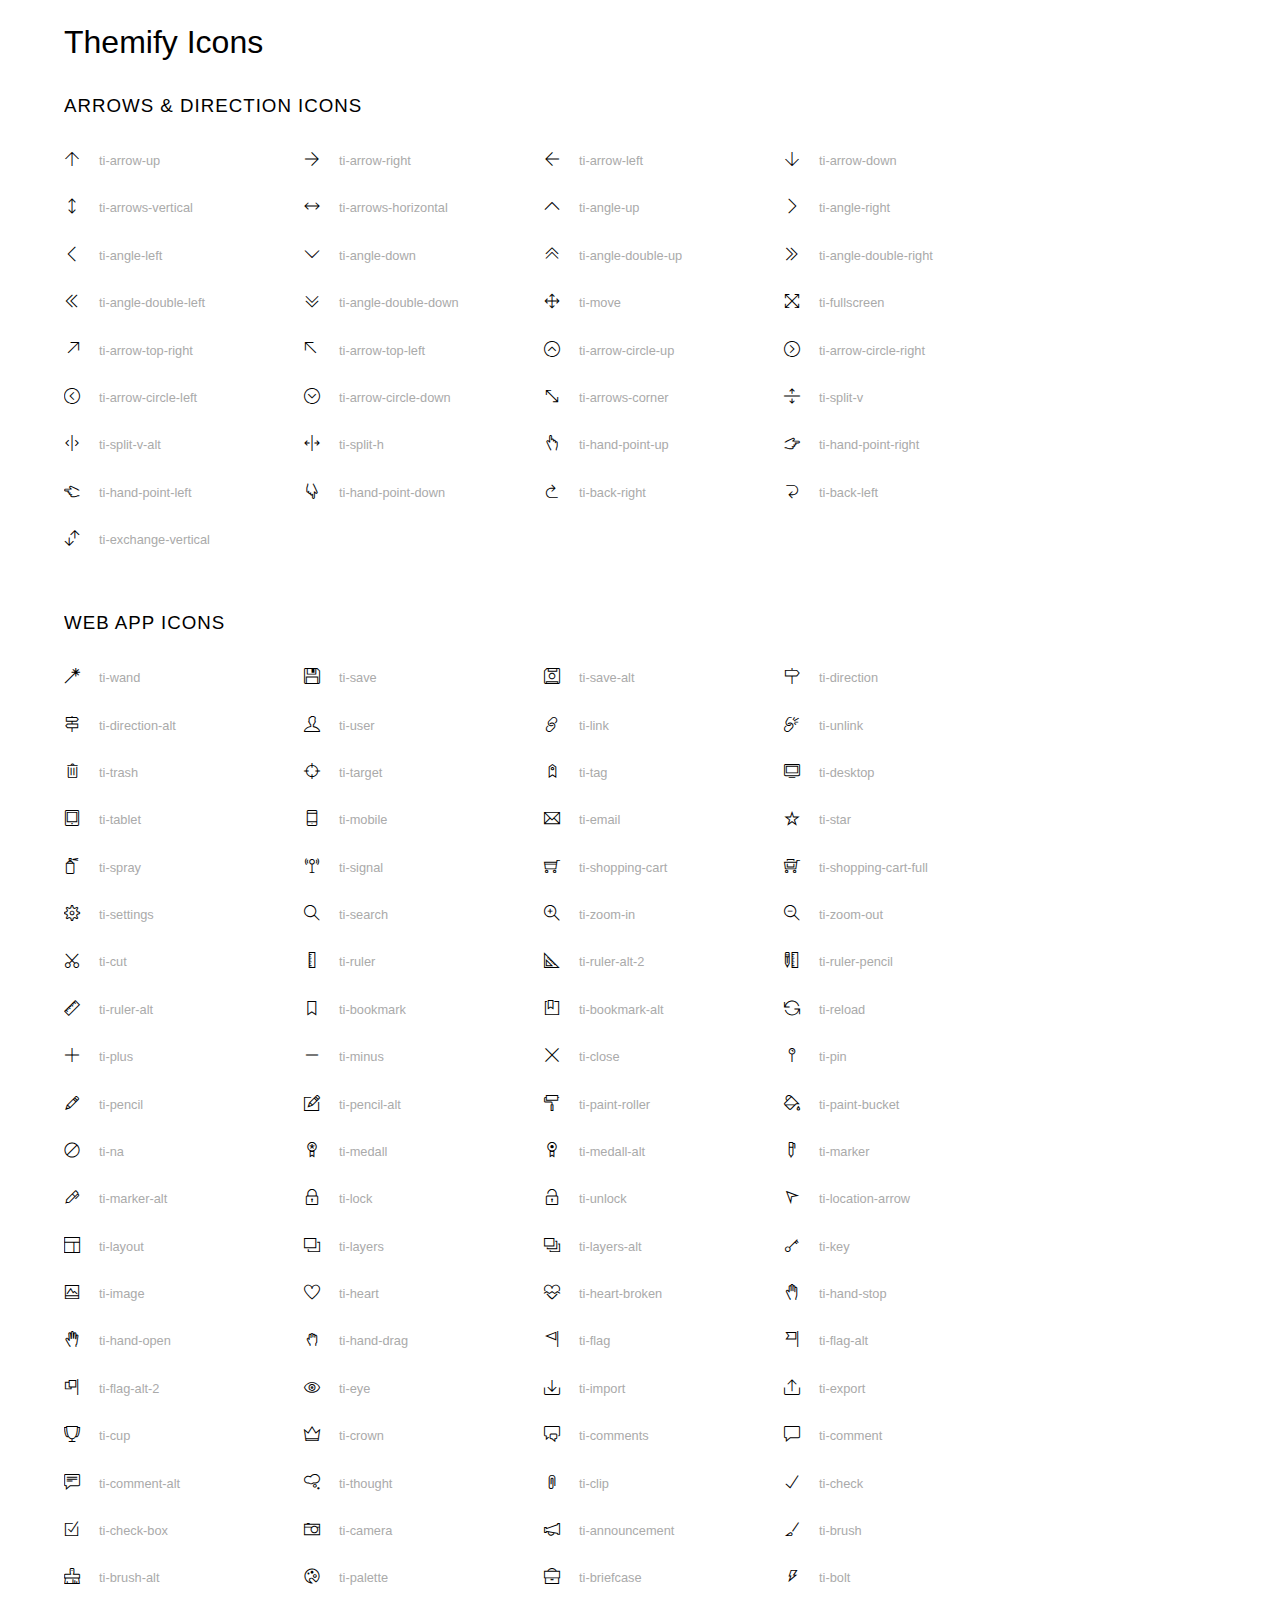
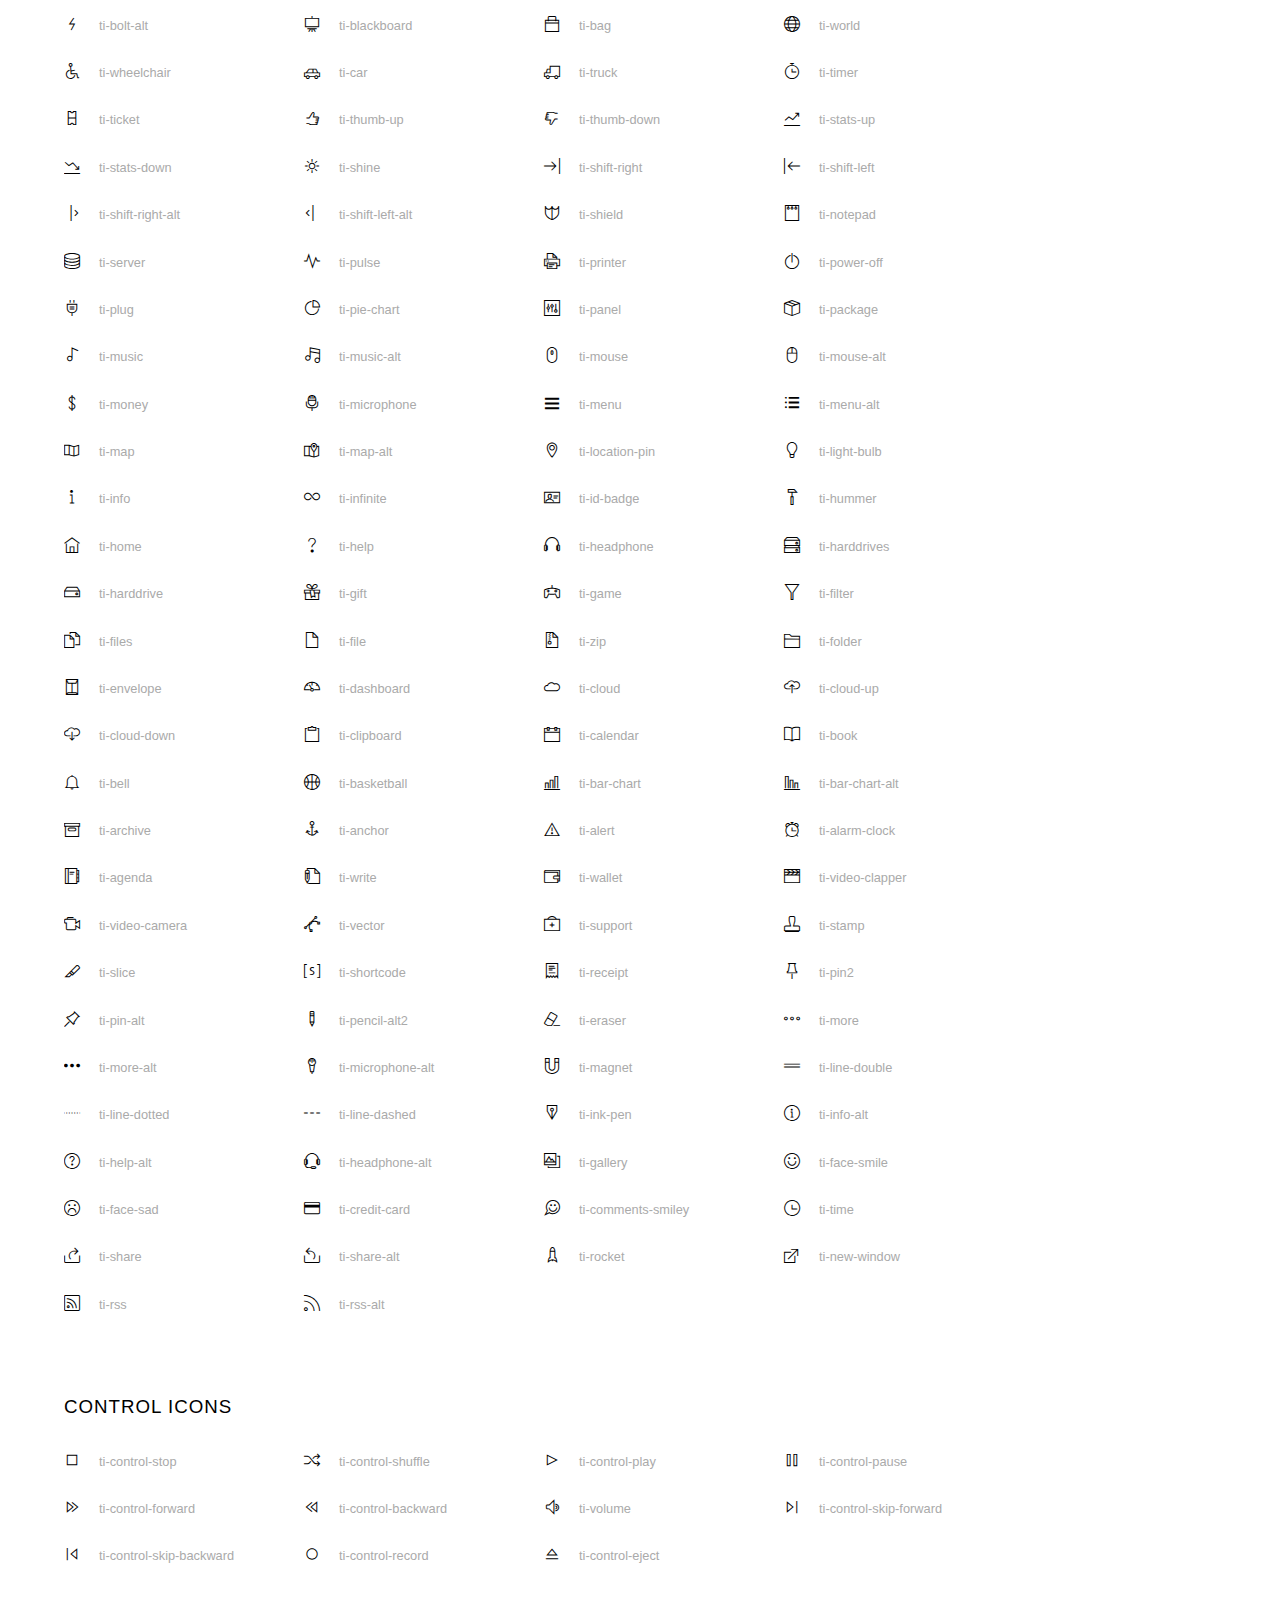
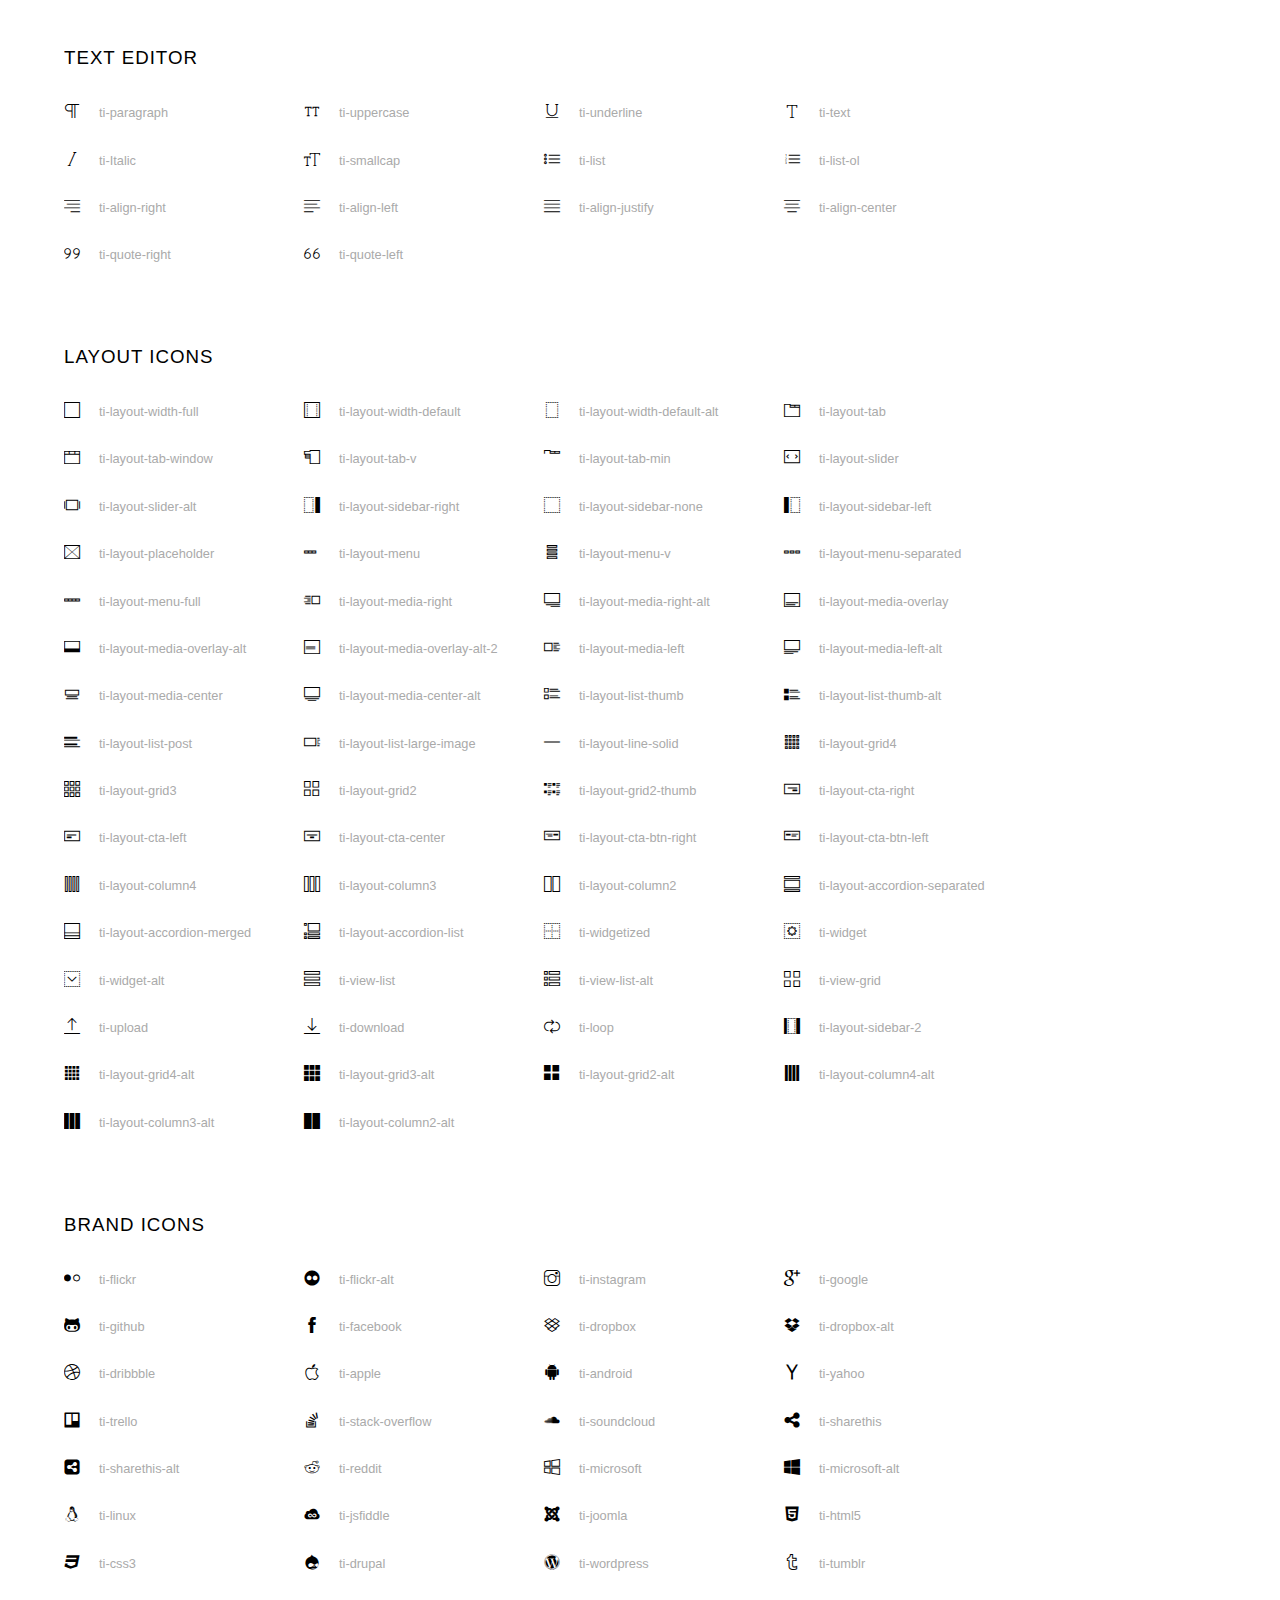
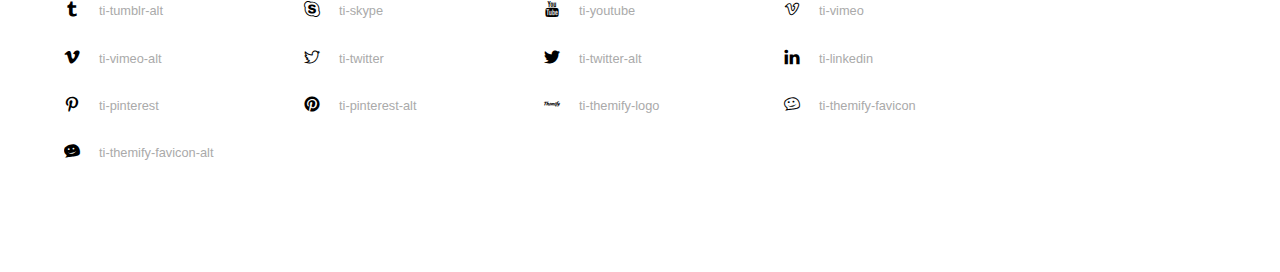
<file: core/static/core/vendors/iconfonts/ti-icons/index.html>
<!doctype html>
<html>
<head>
	<meta charset="utf-8">
	<title>Themify Icon Font</title>
	<meta name="viewport" content="width=device-width">
	<link rel="stylesheet" href="demo-files/demo.css">
	<link rel="stylesheet" href="css/themify-icons.css">
	<!--[if lt IE 8]><!-->
	<link rel="stylesheet" href="ie7/ie7.css">
	<!--<![endif]-->
</head>
<body>
	<h1>Themify Icons</h1>

	<div class="icon-section">

		<div class="icon-section">
			<h3>Arrows &amp; Direction Icons </h3>

			<div class="icon-container">
				<span class="ti-arrow-up"></span><span class="icon-name"> ti-arrow-up</span>
			</div>
			<div class="icon-container">
				<span class="ti-arrow-right"></span><span class="icon-name"> ti-arrow-right</span>
			</div>
			<div class="icon-container">
				<span class="ti-arrow-left"></span><span class="icon-name"> ti-arrow-left</span>
			</div>
			<div class="icon-container">
				<span class="ti-arrow-down"></span><span class="icon-name"> ti-arrow-down</span>
			</div>
			<div class="icon-container">
				<span class="ti-arrows-vertical"></span><span class="icon-name"> ti-arrows-vertical</span>
			</div>
			<div class="icon-container">
				<span class="ti-arrows-horizontal"></span><span class="icon-name"> ti-arrows-horizontal</span>
			</div>
			<div class="icon-container">
				<span class="ti-angle-up"></span><span class="icon-name"> ti-angle-up</span>
			</div>
			<div class="icon-container">
				<span class="ti-angle-right"></span><span class="icon-name"> ti-angle-right</span>
			</div>
			<div class="icon-container">
				<span class="ti-angle-left"></span><span class="icon-name"> ti-angle-left</span>
			</div>
			<div class="icon-container">
				<span class="ti-angle-down"></span><span class="icon-name"> ti-angle-down</span>
			</div>	
			<div class="icon-container">
				<span class="ti-angle-double-up"></span><span class="icon-name"> ti-angle-double-up</span>
			</div>
			<div class="icon-container">
				<span class="ti-angle-double-right"></span><span class="icon-name"> ti-angle-double-right</span>
			</div>
			<div class="icon-container">
				<span class="ti-angle-double-left"></span><span class="icon-name"> ti-angle-double-left</span>
			</div>
			<div class="icon-container">
				<span class="ti-angle-double-down"></span><span class="icon-name"> ti-angle-double-down</span>
			</div>					
			<div class="icon-container">
				<span class="ti-move"></span><span class="icon-name"> ti-move</span>
			</div>
			<div class="icon-container">
				<span class="ti-fullscreen"></span><span class="icon-name"> ti-fullscreen</span>
			</div>
			<div class="icon-container">
				<span class="ti-arrow-top-right"></span><span class="icon-name"> ti-arrow-top-right</span>
			</div>
			<div class="icon-container">
				<span class="ti-arrow-top-left"></span><span class="icon-name"> ti-arrow-top-left</span>
			</div>
			<div class="icon-container">
				<span class="ti-arrow-circle-up"></span><span class="icon-name"> ti-arrow-circle-up</span>
			</div>
			<div class="icon-container">
				<span class="ti-arrow-circle-right"></span><span class="icon-name"> ti-arrow-circle-right</span>
			</div>
			<div class="icon-container">
				<span class="ti-arrow-circle-left"></span><span class="icon-name"> ti-arrow-circle-left</span>
			</div>
			<div class="icon-container">
				<span class="ti-arrow-circle-down"></span><span class="icon-name"> ti-arrow-circle-down</span>
			</div>
			<div class="icon-container">
				<span class="ti-arrows-corner"></span><span class="icon-name"> ti-arrows-corner</span>
			</div>
			<div class="icon-container">
				<span class="ti-split-v"></span><span class="icon-name"> ti-split-v</span>
			</div>

			<div class="icon-container">
				<span class="ti-split-v-alt"></span><span class="icon-name"> ti-split-v-alt</span>
			</div>
			<div class="icon-container">
				<span class="ti-split-h"></span><span class="icon-name"> ti-split-h</span>
			</div>
			<div class="icon-container">
				<span class="ti-hand-point-up"></span><span class="icon-name"> ti-hand-point-up</span>
			</div>
			<div class="icon-container">
				<span class="ti-hand-point-right"></span><span class="icon-name"> ti-hand-point-right</span>
			</div>
			<div class="icon-container">
				<span class="ti-hand-point-left"></span><span class="icon-name"> ti-hand-point-left</span>
			</div>
			<div class="icon-container">
				<span class="ti-hand-point-down"></span><span class="icon-name"> ti-hand-point-down</span>
			</div>
			<div class="icon-container">
				<span class="ti-back-right"></span><span class="icon-name"> ti-back-right</span>
			</div>
			<div class="icon-container">
				<span class="ti-back-left"></span><span class="icon-name"> ti-back-left</span>
			</div>
			<div class="icon-container">
				<span class="ti-exchange-vertical"></span><span class="icon-name"> ti-exchange-vertical</span>
			</div>

		</div> <!-- Arrows Icons -->



		<h3>Web App Icons</h3>
		
		<div class="icon-section">

			<div class="icon-container">
				<span class="ti-wand"></span><span class="icon-name"> ti-wand</span>
			</div>
			<div class="icon-container">
				<span class="ti-save"></span><span class="icon-name"> ti-save</span>
			</div>
			<div class="icon-container">
				<span class="ti-save-alt"></span><span class="icon-name"> ti-save-alt</span>
			</div>

			<div class="icon-container">
				<span class="ti-direction"></span><span class="icon-name"> ti-direction</span>
			</div>
			<div class="icon-container">
				<span class="ti-direction-alt"></span><span class="icon-name"> ti-direction-alt</span>
			</div>
			<div class="icon-container">
				<span class="ti-user"></span><span class="icon-name"> ti-user</span>
			</div>
			<div class="icon-container">
				<span class="ti-link"></span><span class="icon-name"> ti-link</span>
			</div>
			<div class="icon-container">
				<span class="ti-unlink"></span><span class="icon-name"> ti-unlink</span>
			</div>
			<div class="icon-container">
				<span class="ti-trash"></span><span class="icon-name"> ti-trash</span>
			</div>
			<div class="icon-container">
				<span class="ti-target"></span><span class="icon-name"> ti-target</span>
			</div>
			<div class="icon-container">
				<span class="ti-tag"></span><span class="icon-name"> ti-tag</span>
			</div>
			<div class="icon-container">
				<span class="ti-desktop"></span><span class="icon-name"> ti-desktop</span>
			</div>
			<div class="icon-container">
				<span class="ti-tablet"></span><span class="icon-name"> ti-tablet</span>
			</div>
			<div class="icon-container">
				<span class="ti-mobile"></span><span class="icon-name"> ti-mobile</span>
			</div>
			<div class="icon-container">
				<span class="ti-email"></span><span class="icon-name"> ti-email</span>
			</div>	
			<div class="icon-container">
				<span class="ti-star"></span><span class="icon-name"> ti-star</span>
			</div>
			<div class="icon-container">
				<span class="ti-spray"></span><span class="icon-name"> ti-spray</span>
			</div>
			<div class="icon-container">
				<span class="ti-signal"></span><span class="icon-name"> ti-signal</span>
			</div>
			<div class="icon-container">
				<span class="ti-shopping-cart"></span><span class="icon-name"> ti-shopping-cart</span>
			</div>
			<div class="icon-container">
				<span class="ti-shopping-cart-full"></span><span class="icon-name"> ti-shopping-cart-full</span>
			</div>
			<div class="icon-container">
				<span class="ti-settings"></span><span class="icon-name"> ti-settings</span>
			</div>
			<div class="icon-container">
				<span class="ti-search"></span><span class="icon-name"> ti-search</span>
			</div>
			<div class="icon-container">
				<span class="ti-zoom-in"></span><span class="icon-name"> ti-zoom-in</span>
			</div>
			<div class="icon-container">
				<span class="ti-zoom-out"></span><span class="icon-name"> ti-zoom-out</span>
			</div>
			<div class="icon-container">
				<span class="ti-cut"></span><span class="icon-name"> ti-cut</span>
			</div>
			<div class="icon-container">
				<span class="ti-ruler"></span><span class="icon-name"> ti-ruler</span>
			</div>
			<div class="icon-container">
				<span class="ti-ruler-alt-2"></span><span class="icon-name"> ti-ruler-alt-2</span>
			</div>			
			<div class="icon-container">
				<span class="ti-ruler-pencil"></span><span class="icon-name"> ti-ruler-pencil</span>
			</div>
			<div class="icon-container">
				<span class="ti-ruler-alt"></span><span class="icon-name"> ti-ruler-alt</span>
			</div>
			<div class="icon-container">
				<span class="ti-bookmark"></span><span class="icon-name"> ti-bookmark</span>
			</div>
			<div class="icon-container">
				<span class="ti-bookmark-alt"></span><span class="icon-name"> ti-bookmark-alt</span>
			</div>
			<div class="icon-container">
				<span class="ti-reload"></span><span class="icon-name"> ti-reload</span>
			</div>
			<div class="icon-container">
				<span class="ti-plus"></span><span class="icon-name"> ti-plus</span>
			</div>
			<div class="icon-container">
				<span class="ti-minus"></span><span class="icon-name"> ti-minus</span>
			</div>
			<div class="icon-container">
				<span class="ti-close"></span><span class="icon-name"> ti-close</span>
			</div>			
			<div class="icon-container">
				<span class="ti-pin"></span><span class="icon-name"> ti-pin</span>
			</div>
			<div class="icon-container">
				<span class="ti-pencil"></span><span class="icon-name"> ti-pencil</span>
			</div>
					
		  	<div class="icon-container">
				<span class="ti-pencil-alt"></span><span class="icon-name"> ti-pencil-alt</span>
			</div>
			<div class="icon-container">
				<span class="ti-paint-roller"></span><span class="icon-name"> ti-paint-roller</span>
			</div>
			<div class="icon-container">
				<span class="ti-paint-bucket"></span><span class="icon-name"> ti-paint-bucket</span>
			</div>
			<div class="icon-container">
				<span class="ti-na"></span><span class="icon-name"> ti-na</span>
			</div>
			<div class="icon-container">
				<span class="ti-medall"></span><span class="icon-name"> ti-medall</span>
			</div>
			<div class="icon-container">
				<span class="ti-medall-alt"></span><span class="icon-name"> ti-medall-alt</span>
			</div>
			<div class="icon-container">
				<span class="ti-marker"></span><span class="icon-name"> ti-marker</span>
			</div>
			<div class="icon-container">
				<span class="ti-marker-alt"></span><span class="icon-name"> ti-marker-alt</span>
			</div>

			<div class="icon-container">
				<span class="ti-lock"></span><span class="icon-name"> ti-lock</span>
			</div>
			<div class="icon-container">
				<span class="ti-unlock"></span><span class="icon-name"> ti-unlock</span>
			</div>
			<div class="icon-container">
				<span class="ti-location-arrow"></span><span class="icon-name"> ti-location-arrow</span>
			</div>
			<div class="icon-container">
				<span class="ti-layout"></span><span class="icon-name"> ti-layout</span>
			</div>
			<div class="icon-container">
				<span class="ti-layers"></span><span class="icon-name"> ti-layers</span>
			</div>
			<div class="icon-container">
				<span class="ti-layers-alt"></span><span class="icon-name"> ti-layers-alt</span>
			</div>
			<div class="icon-container">
				<span class="ti-key"></span><span class="icon-name"> ti-key</span>
			</div>
			<div class="icon-container">
				<span class="ti-image"></span><span class="icon-name"> ti-image</span>
			</div>
			<div class="icon-container">
				<span class="ti-heart"></span><span class="icon-name"> ti-heart</span>
			</div>
			<div class="icon-container">
				<span class="ti-heart-broken"></span><span class="icon-name"> ti-heart-broken</span>
			</div>
			<div class="icon-container">
				<span class="ti-hand-stop"></span><span class="icon-name"> ti-hand-stop</span>
			</div>
			<div class="icon-container">
				<span class="ti-hand-open"></span><span class="icon-name"> ti-hand-open</span>
			</div>
			<div class="icon-container">
				<span class="ti-hand-drag"></span><span class="icon-name"> ti-hand-drag</span>
			</div>
			<div class="icon-container">
				<span class="ti-flag"></span><span class="icon-name"> ti-flag</span>
			</div>
			<div class="icon-container">
				<span class="ti-flag-alt"></span><span class="icon-name"> ti-flag-alt</span>
			</div>
			<div class="icon-container">
				<span class="ti-flag-alt-2"></span><span class="icon-name"> ti-flag-alt-2</span>
			</div>
			<div class="icon-container">
				<span class="ti-eye"></span><span class="icon-name"> ti-eye</span>
			</div>
			<div class="icon-container">
				<span class="ti-import"></span><span class="icon-name"> ti-import</span>
			</div>			
			<div class="icon-container">
				<span class="ti-export"></span><span class="icon-name"> ti-export</span>
			</div>
			<div class="icon-container">
				<span class="ti-cup"></span><span class="icon-name"> ti-cup</span>
			</div>
			<div class="icon-container">
				<span class="ti-crown"></span><span class="icon-name"> ti-crown</span>
			</div>
			<div class="icon-container">
				<span class="ti-comments"></span><span class="icon-name"> ti-comments</span>
			</div>
			<div class="icon-container">
				<span class="ti-comment"></span><span class="icon-name"> ti-comment</span>
			</div>
			<div class="icon-container">
				<span class="ti-comment-alt"></span><span class="icon-name"> ti-comment-alt</span>
			</div>
			<div class="icon-container">
				<span class="ti-thought"></span><span class="icon-name"> ti-thought</span>
			</div>			
			<div class="icon-container">
				<span class="ti-clip"></span><span class="icon-name"> ti-clip</span>
			</div>

			<div class="icon-container">
				<span class="ti-check"></span><span class="icon-name"> ti-check</span>
			</div>
			<div class="icon-container">
				<span class="ti-check-box"></span><span class="icon-name"> ti-check-box</span>
			</div>
			<div class="icon-container">
				<span class="ti-camera"></span><span class="icon-name"> ti-camera</span>
			</div>
			<div class="icon-container">
				<span class="ti-announcement"></span><span class="icon-name"> ti-announcement</span>
			</div>
			<div class="icon-container">
				<span class="ti-brush"></span><span class="icon-name"> ti-brush</span>
			</div>
			<div class="icon-container">
				<span class="ti-brush-alt"></span><span class="icon-name"> ti-brush-alt</span>
			</div>
			<div class="icon-container">
				<span class="ti-palette"></span><span class="icon-name"> ti-palette</span>
			</div>			
			<div class="icon-container">
				<span class="ti-briefcase"></span><span class="icon-name"> ti-briefcase</span>
			</div>
			<div class="icon-container">
				<span class="ti-bolt"></span><span class="icon-name"> ti-bolt</span>
			</div>
			<div class="icon-container">
				<span class="ti-bolt-alt"></span><span class="icon-name"> ti-bolt-alt</span>
			</div>
			<div class="icon-container">
				<span class="ti-blackboard"></span><span class="icon-name"> ti-blackboard</span>
			</div>
			<div class="icon-container">
				<span class="ti-bag"></span><span class="icon-name"> ti-bag</span>
			</div>
			<div class="icon-container">
				<span class="ti-world"></span><span class="icon-name"> ti-world</span>
			</div>
			<div class="icon-container">
				<span class="ti-wheelchair"></span><span class="icon-name"> ti-wheelchair</span>
			</div>
			<div class="icon-container">
				<span class="ti-car"></span><span class="icon-name"> ti-car</span>
			</div>
			<div class="icon-container">
				<span class="ti-truck"></span><span class="icon-name"> ti-truck</span>
			</div>
			<div class="icon-container">
				<span class="ti-timer"></span><span class="icon-name"> ti-timer</span>
			</div>
			<div class="icon-container">
				<span class="ti-ticket"></span><span class="icon-name"> ti-ticket</span>
			</div>
			<div class="icon-container">
				<span class="ti-thumb-up"></span><span class="icon-name"> ti-thumb-up</span>
			</div>
			<div class="icon-container">
				<span class="ti-thumb-down"></span><span class="icon-name"> ti-thumb-down</span>
			</div>

			<div class="icon-container">
				<span class="ti-stats-up"></span><span class="icon-name"> ti-stats-up</span>
			</div>
			<div class="icon-container">
				<span class="ti-stats-down"></span><span class="icon-name"> ti-stats-down</span>
			</div>
			<div class="icon-container">
				<span class="ti-shine"></span><span class="icon-name"> ti-shine</span>
			</div>
			<div class="icon-container">
				<span class="ti-shift-right"></span><span class="icon-name"> ti-shift-right</span>
			</div>
			<div class="icon-container">
				<span class="ti-shift-left"></span><span class="icon-name"> ti-shift-left</span>
			</div>

			<div class="icon-container">
				<span class="ti-shift-right-alt"></span><span class="icon-name"> ti-shift-right-alt</span>
			</div>
			<div class="icon-container">
				<span class="ti-shift-left-alt"></span><span class="icon-name"> ti-shift-left-alt</span>
			</div>
			<div class="icon-container">
				<span class="ti-shield"></span><span class="icon-name"> ti-shield</span>
			</div>
			<div class="icon-container">
				<span class="ti-notepad"></span><span class="icon-name"> ti-notepad</span>
			</div>
			<div class="icon-container">
				<span class="ti-server"></span><span class="icon-name"> ti-server</span>
			</div>

			<div class="icon-container">
				<span class="ti-pulse"></span><span class="icon-name"> ti-pulse</span>
			</div>
			<div class="icon-container">
				<span class="ti-printer"></span><span class="icon-name"> ti-printer</span>
			</div>
			<div class="icon-container">
				<span class="ti-power-off"></span><span class="icon-name"> ti-power-off</span>
			</div>
			<div class="icon-container">
				<span class="ti-plug"></span><span class="icon-name"> ti-plug</span>
			</div>
			<div class="icon-container">
				<span class="ti-pie-chart"></span><span class="icon-name"> ti-pie-chart</span>
			</div>

			<div class="icon-container">
				<span class="ti-panel"></span><span class="icon-name"> ti-panel</span>
			</div>
			<div class="icon-container">
				<span class="ti-package"></span><span class="icon-name"> ti-package</span>
			</div>
			<div class="icon-container">
				<span class="ti-music"></span><span class="icon-name"> ti-music</span>
			</div>
			<div class="icon-container">
				<span class="ti-music-alt"></span><span class="icon-name"> ti-music-alt</span>
			</div>
			<div class="icon-container">
				<span class="ti-mouse"></span><span class="icon-name"> ti-mouse</span>
			</div>
			<div class="icon-container">
				<span class="ti-mouse-alt"></span><span class="icon-name"> ti-mouse-alt</span>
			</div>
			<div class="icon-container">
				<span class="ti-money"></span><span class="icon-name"> ti-money</span>
			</div>
			<div class="icon-container">
				<span class="ti-microphone"></span><span class="icon-name"> ti-microphone</span>
			</div>
			<div class="icon-container">
				<span class="ti-menu"></span><span class="icon-name"> ti-menu</span>
			</div>
			<div class="icon-container">
				<span class="ti-menu-alt"></span><span class="icon-name"> ti-menu-alt</span>
			</div>
			<div class="icon-container">
				<span class="ti-map"></span><span class="icon-name"> ti-map</span>
			</div>
			<div class="icon-container">
				<span class="ti-map-alt"></span><span class="icon-name"> ti-map-alt</span>
			</div>

			<div class="icon-container">
				<span class="ti-location-pin"></span><span class="icon-name"> ti-location-pin</span>
			</div>

			<div class="icon-container">
				<span class="ti-light-bulb"></span><span class="icon-name"> ti-light-bulb</span>
			</div>
			<div class="icon-container">
				<span class="ti-info"></span><span class="icon-name"> ti-info</span>
			</div>
			<div class="icon-container">
				<span class="ti-infinite"></span><span class="icon-name"> ti-infinite</span>
			</div>
			<div class="icon-container">
				<span class="ti-id-badge"></span><span class="icon-name"> ti-id-badge</span>
			</div>
			<div class="icon-container">
				<span class="ti-hummer"></span><span class="icon-name"> ti-hummer</span>
			</div>
			<div class="icon-container">
				<span class="ti-home"></span><span class="icon-name"> ti-home</span>
			</div>
			<div class="icon-container">
				<span class="ti-help"></span><span class="icon-name"> ti-help</span>
			</div>
			<div class="icon-container">
				<span class="ti-headphone"></span><span class="icon-name"> ti-headphone</span>
			</div>
			<div class="icon-container">
				<span class="ti-harddrives"></span><span class="icon-name"> ti-harddrives</span>
			</div>
			<div class="icon-container">
				<span class="ti-harddrive"></span><span class="icon-name"> ti-harddrive</span>
			</div>
			<div class="icon-container">
				<span class="ti-gift"></span><span class="icon-name"> ti-gift</span>
			</div>
			<div class="icon-container">
				<span class="ti-game"></span><span class="icon-name"> ti-game</span>
			</div>
			<div class="icon-container">
				<span class="ti-filter"></span><span class="icon-name"> ti-filter</span>
			</div>
			<div class="icon-container">
				<span class="ti-files"></span><span class="icon-name"> ti-files</span>
			</div>
			<div class="icon-container">
				<span class="ti-file"></span><span class="icon-name"> ti-file</span>
			</div>
			<div class="icon-container">
				<span class="ti-zip"></span><span class="icon-name"> ti-zip</span>
			</div>
			<div class="icon-container">
				<span class="ti-folder"></span><span class="icon-name"> ti-folder</span>
			</div>			
			<div class="icon-container">
				<span class="ti-envelope"></span><span class="icon-name"> ti-envelope</span>
			</div>


			<div class="icon-container">
				<span class="ti-dashboard"></span><span class="icon-name"> ti-dashboard</span>
			</div>
			<div class="icon-container">
				<span class="ti-cloud"></span><span class="icon-name"> ti-cloud</span>
			</div>
			<div class="icon-container">
				<span class="ti-cloud-up"></span><span class="icon-name"> ti-cloud-up</span>
			</div>
			<div class="icon-container">
				<span class="ti-cloud-down"></span><span class="icon-name"> ti-cloud-down</span>
			</div>
			<div class="icon-container">
				<span class="ti-clipboard"></span><span class="icon-name"> ti-clipboard</span>
			</div>
			<div class="icon-container">
				<span class="ti-calendar"></span><span class="icon-name"> ti-calendar</span>
			</div>
			<div class="icon-container">
				<span class="ti-book"></span><span class="icon-name"> ti-book</span>
			</div>
			<div class="icon-container">
				<span class="ti-bell"></span><span class="icon-name"> ti-bell</span>
			</div>
			<div class="icon-container">
				<span class="ti-basketball"></span><span class="icon-name"> ti-basketball</span>
			</div>
			<div class="icon-container">
				<span class="ti-bar-chart"></span><span class="icon-name"> ti-bar-chart</span>
			</div>
			<div class="icon-container">
				<span class="ti-bar-chart-alt"></span><span class="icon-name"> ti-bar-chart-alt</span>
			</div>


			<div class="icon-container">
				<span class="ti-archive"></span><span class="icon-name"> ti-archive</span>
			</div>
			<div class="icon-container">
				<span class="ti-anchor"></span><span class="icon-name"> ti-anchor</span>
			</div>

			<div class="icon-container">
				<span class="ti-alert"></span><span class="icon-name"> ti-alert</span>
			</div>
			<div class="icon-container">
				<span class="ti-alarm-clock"></span><span class="icon-name"> ti-alarm-clock</span>
			</div>
			<div class="icon-container">
				<span class="ti-agenda"></span><span class="icon-name"> ti-agenda</span>
			</div>
			<div class="icon-container">
				<span class="ti-write"></span><span class="icon-name"> ti-write</span>
			</div>

			<div class="icon-container">
				<span class="ti-wallet"></span><span class="icon-name"> ti-wallet</span>
			</div>
			<div class="icon-container">
				<span class="ti-video-clapper"></span><span class="icon-name"> ti-video-clapper</span>
			</div>
			<div class="icon-container">
				<span class="ti-video-camera"></span><span class="icon-name"> ti-video-camera</span>
			</div>
			<div class="icon-container">
				<span class="ti-vector"></span><span class="icon-name"> ti-vector</span>
			</div>

			<div class="icon-container">
				<span class="ti-support"></span><span class="icon-name"> ti-support</span>
			</div>
			<div class="icon-container">
				<span class="ti-stamp"></span><span class="icon-name"> ti-stamp</span>
			</div>
			<div class="icon-container">
				<span class="ti-slice"></span><span class="icon-name"> ti-slice</span>
			</div>
			<div class="icon-container">
				<span class="ti-shortcode"></span><span class="icon-name"> ti-shortcode</span>
			</div>
			<div class="icon-container">
				<span class="ti-receipt"></span><span class="icon-name"> ti-receipt</span>
			</div>
			<div class="icon-container">
				<span class="ti-pin2"></span><span class="icon-name"> ti-pin2</span>
			</div>
			<div class="icon-container">
				<span class="ti-pin-alt"></span><span class="icon-name"> ti-pin-alt</span>
			</div>
			<div class="icon-container">
				<span class="ti-pencil-alt2"></span><span class="icon-name"> ti-pencil-alt2</span>
			</div>
			<div class="icon-container">
				<span class="ti-eraser"></span><span class="icon-name"> ti-eraser</span>
			</div>			
			<div class="icon-container">
				<span class="ti-more"></span><span class="icon-name"> ti-more</span>
			</div>
			<div class="icon-container">
				<span class="ti-more-alt"></span><span class="icon-name"> ti-more-alt</span>
			</div>
			<div class="icon-container">
				<span class="ti-microphone-alt"></span><span class="icon-name"> ti-microphone-alt</span>
			</div>
			<div class="icon-container">
				<span class="ti-magnet"></span><span class="icon-name"> ti-magnet</span>
			</div>
			<div class="icon-container">
				<span class="ti-line-double"></span><span class="icon-name"> ti-line-double</span>
			</div>
			<div class="icon-container">
				<span class="ti-line-dotted"></span><span class="icon-name"> ti-line-dotted</span>
			</div>
			<div class="icon-container">
				<span class="ti-line-dashed"></span><span class="icon-name"> ti-line-dashed</span>
			</div>

			<div class="icon-container">
				<span class="ti-ink-pen"></span><span class="icon-name"> ti-ink-pen</span>
			</div>
			<div class="icon-container">
				<span class="ti-info-alt"></span><span class="icon-name"> ti-info-alt</span>
			</div>
			<div class="icon-container">
				<span class="ti-help-alt"></span><span class="icon-name"> ti-help-alt</span>
			</div>
			<div class="icon-container">
				<span class="ti-headphone-alt"></span><span class="icon-name"> ti-headphone-alt</span>
			</div>

			<div class="icon-container">
				<span class="ti-gallery"></span><span class="icon-name"> ti-gallery</span>
			</div>
			<div class="icon-container">
				<span class="ti-face-smile"></span><span class="icon-name"> ti-face-smile</span>
			</div>
			<div class="icon-container">
				<span class="ti-face-sad"></span><span class="icon-name"> ti-face-sad</span>
			</div>
			<div class="icon-container">
				<span class="ti-credit-card"></span><span class="icon-name"> ti-credit-card</span>
			</div>
			<div class="icon-container">
				<span class="ti-comments-smiley"></span><span class="icon-name"> ti-comments-smiley</span>
			</div>
			<div class="icon-container">
				<span class="ti-time"></span><span class="icon-name"> ti-time</span>
			</div>
			<div class="icon-container">
				<span class="ti-share"></span><span class="icon-name"> ti-share</span>
			</div>
			<div class="icon-container">
				<span class="ti-share-alt"></span><span class="icon-name"> ti-share-alt</span>
			</div>
			<div class="icon-container">
				<span class="ti-rocket"></span><span class="icon-name"> ti-rocket</span>
			</div>

			<div class="icon-container">
				<span class="ti-new-window"></span><span class="icon-name"> ti-new-window</span>
			</div>

			<div class="icon-container">
				<span class="ti-rss"></span><span class="icon-name"> ti-rss</span>
			</div>

			<div class="icon-container">
				<span class="ti-rss-alt"></span><span class="icon-name"> ti-rss-alt</span>
			</div>
			
		</div><!-- Web App Icons -->


		<div class="icon-section">
			<h3>Control Icons</h3>
			<div class="icon-container">
				<span class="ti-control-stop"></span><span class="icon-name"> ti-control-stop</span>
			</div>
			<div class="icon-container">
				<span class="ti-control-shuffle"></span><span class="icon-name"> ti-control-shuffle</span>
			</div>
			<div class="icon-container">
				<span class="ti-control-play"></span><span class="icon-name"> ti-control-play</span>
			</div>
			<div class="icon-container">
				<span class="ti-control-pause"></span><span class="icon-name"> ti-control-pause</span>
			</div>
			<div class="icon-container">
				<span class="ti-control-forward"></span><span class="icon-name"> ti-control-forward</span>
			</div>
			<div class="icon-container">
				<span class="ti-control-backward"></span><span class="icon-name"> ti-control-backward</span>
			</div>	
			<div class="icon-container">
				<span class="ti-volume"></span><span class="icon-name"> ti-volume</span>
			</div>
			<div class="icon-container">
				<span class="ti-control-skip-forward"></span><span class="icon-name"> ti-control-skip-forward</span>
			</div>
			<div class="icon-container">
				<span class="ti-control-skip-backward"></span><span class="icon-name"> ti-control-skip-backward</span>
			</div>
			<div class="icon-container">
				<span class="ti-control-record"></span><span class="icon-name"> ti-control-record</span>
			</div>
			<div class="icon-container">
				<span class="ti-control-eject"></span><span class="icon-name"> ti-control-eject</span>
			</div>			
		</div> <!-- Control Icons -->


		<div class="icon-section">
			<h3>Text Editor</h3>

			<div class="icon-container">
				<span class="ti-paragraph"></span><span class="icon-name"> ti-paragraph</span>
			</div>
			<div class="icon-container">
				<span class="ti-uppercase"></span><span class="icon-name"> ti-uppercase</span>
			</div>

			<div class="icon-container">
				<span class="ti-underline"></span><span class="icon-name"> ti-underline</span>
			</div>
			<div class="icon-container">
				<span class="ti-text"></span><span class="icon-name"> ti-text</span>
			</div>
			<div class="icon-container">
				<span class="ti-Italic"></span><span class="icon-name"> ti-Italic</span>
			</div>
			<div class="icon-container">
				<span class="ti-smallcap"></span><span class="icon-name"> ti-smallcap</span>
			</div>
			<div class="icon-container">
				<span class="ti-list"></span><span class="icon-name"> ti-list</span>
			</div>
			<div class="icon-container">
				<span class="ti-list-ol"></span><span class="icon-name"> ti-list-ol</span>
			</div>
			<div class="icon-container">
				<span class="ti-align-right"></span><span class="icon-name"> ti-align-right</span>
			</div>
			<div class="icon-container">
				<span class="ti-align-left"></span><span class="icon-name"> ti-align-left</span>
			</div>
			<div class="icon-container">
				<span class="ti-align-justify"></span><span class="icon-name"> ti-align-justify</span>
			</div>
			<div class="icon-container">
				<span class="ti-align-center"></span><span class="icon-name"> ti-align-center</span>
			</div>
			<div class="icon-container">
				<span class="ti-quote-right"></span><span class="icon-name"> ti-quote-right</span>
			</div>
			<div class="icon-container">
				<span class="ti-quote-left"></span><span class="icon-name"> ti-quote-left</span>
			</div>

		</div> <!-- Text Editor -->



		<div class="icon-section">
			<h3>Layout Icons</h3>
			<div class="icon-container">
				<span class="ti-layout-width-full"></span><span class="icon-name"> ti-layout-width-full</span>
			</div>
			<div class="icon-container">
				<span class="ti-layout-width-default"></span><span class="icon-name"> ti-layout-width-default</span>
			</div>
			<div class="icon-container">
				<span class="ti-layout-width-default-alt"></span><span class="icon-name"> ti-layout-width-default-alt</span>
			</div>
			<div class="icon-container">
				<span class="ti-layout-tab"></span><span class="icon-name"> ti-layout-tab</span>
			</div>
			<div class="icon-container">
				<span class="ti-layout-tab-window"></span><span class="icon-name"> ti-layout-tab-window</span>
			</div>
			<div class="icon-container">
				<span class="ti-layout-tab-v"></span><span class="icon-name"> ti-layout-tab-v</span>
			</div>
			<div class="icon-container">
				<span class="ti-layout-tab-min"></span><span class="icon-name"> ti-layout-tab-min</span>
			</div>
			<div class="icon-container">
				<span class="ti-layout-slider"></span><span class="icon-name"> ti-layout-slider</span>
			</div>
			<div class="icon-container">
				<span class="ti-layout-slider-alt"></span><span class="icon-name"> ti-layout-slider-alt</span>
			</div>
			<div class="icon-container">
				<span class="ti-layout-sidebar-right"></span><span class="icon-name"> ti-layout-sidebar-right</span>
			</div>
			<div class="icon-container">
				<span class="ti-layout-sidebar-none"></span><span class="icon-name"> ti-layout-sidebar-none</span>
			</div>
			<div class="icon-container">
				<span class="ti-layout-sidebar-left"></span><span class="icon-name"> ti-layout-sidebar-left</span>
			</div>
			<div class="icon-container">
				<span class="ti-layout-placeholder"></span><span class="icon-name"> ti-layout-placeholder</span>
			</div>
			<div class="icon-container">
				<span class="ti-layout-menu"></span><span class="icon-name"> ti-layout-menu</span>
			</div>
			<div class="icon-container">
				<span class="ti-layout-menu-v"></span><span class="icon-name"> ti-layout-menu-v</span>
			</div>
			<div class="icon-container">
				<span class="ti-layout-menu-separated"></span><span class="icon-name"> ti-layout-menu-separated</span>
			</div>
			<div class="icon-container">
				<span class="ti-layout-menu-full"></span><span class="icon-name"> ti-layout-menu-full</span>
			</div>
			<div class="icon-container">
				<span class="ti-layout-media-right"></span><span class="icon-name"> ti-layout-media-right</span>
			</div>
			<div class="icon-container">
				<span class="ti-layout-media-right-alt"></span><span class="icon-name"> ti-layout-media-right-alt</span>
			</div>
			<div class="icon-container">
				<span class="ti-layout-media-overlay"></span><span class="icon-name"> ti-layout-media-overlay</span>
			</div>
			<div class="icon-container">
				<span class="ti-layout-media-overlay-alt"></span><span class="icon-name"> ti-layout-media-overlay-alt</span>
			</div>
			<div class="icon-container">
				<span class="ti-layout-media-overlay-alt-2"></span><span class="icon-name"> ti-layout-media-overlay-alt-2</span>
			</div>
			<div class="icon-container">
				<span class="ti-layout-media-left"></span><span class="icon-name"> ti-layout-media-left</span>
			</div>
			<div class="icon-container">
				<span class="ti-layout-media-left-alt"></span><span class="icon-name"> ti-layout-media-left-alt</span>
			</div>
			<div class="icon-container">
				<span class="ti-layout-media-center"></span><span class="icon-name"> ti-layout-media-center</span>
			</div>
			<div class="icon-container">
				<span class="ti-layout-media-center-alt"></span><span class="icon-name"> ti-layout-media-center-alt</span>
			</div>
			<div class="icon-container">
				<span class="ti-layout-list-thumb"></span><span class="icon-name"> ti-layout-list-thumb</span>
			</div>
			<div class="icon-container">
				<span class="ti-layout-list-thumb-alt"></span><span class="icon-name"> ti-layout-list-thumb-alt</span>
			</div>
			<div class="icon-container">
				<span class="ti-layout-list-post"></span><span class="icon-name"> ti-layout-list-post</span>
			</div>
			<div class="icon-container">
				<span class="ti-layout-list-large-image"></span><span class="icon-name"> ti-layout-list-large-image</span>
			</div>
			<div class="icon-container">
				<span class="ti-layout-line-solid"></span><span class="icon-name"> ti-layout-line-solid</span>
			</div>
			<div class="icon-container">
				<span class="ti-layout-grid4"></span><span class="icon-name"> ti-layout-grid4</span>
			</div>
			<div class="icon-container">
				<span class="ti-layout-grid3"></span><span class="icon-name"> ti-layout-grid3</span>
			</div>
			<div class="icon-container">
				<span class="ti-layout-grid2"></span><span class="icon-name"> ti-layout-grid2</span>
			</div>
			<div class="icon-container">
				<span class="ti-layout-grid2-thumb"></span><span class="icon-name"> ti-layout-grid2-thumb</span>
			</div>
			<div class="icon-container">
				<span class="ti-layout-cta-right"></span><span class="icon-name"> ti-layout-cta-right</span>
			</div>
			<div class="icon-container">
				<span class="ti-layout-cta-left"></span><span class="icon-name"> ti-layout-cta-left</span>
			</div>
			<div class="icon-container">
				<span class="ti-layout-cta-center"></span><span class="icon-name"> ti-layout-cta-center</span>
			</div>
			<div class="icon-container">
				<span class="ti-layout-cta-btn-right"></span><span class="icon-name"> ti-layout-cta-btn-right</span>
			</div>
			<div class="icon-container">
				<span class="ti-layout-cta-btn-left"></span><span class="icon-name"> ti-layout-cta-btn-left</span>
			</div>
			<div class="icon-container">
				<span class="ti-layout-column4"></span><span class="icon-name"> ti-layout-column4</span>
			</div>
			<div class="icon-container">
				<span class="ti-layout-column3"></span><span class="icon-name"> ti-layout-column3</span>
			</div>
			<div class="icon-container">
				<span class="ti-layout-column2"></span><span class="icon-name"> ti-layout-column2</span>
			</div>
			<div class="icon-container">
				<span class="ti-layout-accordion-separated"></span><span class="icon-name"> ti-layout-accordion-separated</span>
			</div>
			<div class="icon-container">
				<span class="ti-layout-accordion-merged"></span><span class="icon-name"> ti-layout-accordion-merged</span>
			</div>
			<div class="icon-container">
				<span class="ti-layout-accordion-list"></span><span class="icon-name"> ti-layout-accordion-list</span>
			</div>
			<div class="icon-container">
				<span class="ti-widgetized"></span><span class="icon-name"> ti-widgetized</span>
			</div>
			<div class="icon-container">
				<span class="ti-widget"></span><span class="icon-name"> ti-widget</span>
			</div>
			<div class="icon-container">
				<span class="ti-widget-alt"></span><span class="icon-name"> ti-widget-alt</span>
			</div>
			<div class="icon-container">
				<span class="ti-view-list"></span><span class="icon-name"> ti-view-list</span>
			</div>
			<div class="icon-container">
				<span class="ti-view-list-alt"></span><span class="icon-name"> ti-view-list-alt</span>
			</div>
			<div class="icon-container">
				<span class="ti-view-grid"></span><span class="icon-name"> ti-view-grid</span>
			</div>
			<div class="icon-container">
				<span class="ti-upload"></span><span class="icon-name"> ti-upload</span>
			</div>
			<div class="icon-container">
				<span class="ti-download"></span><span class="icon-name"> ti-download</span>
			</div>	
			<div class="icon-container">
				<span class="ti-loop"></span><span class="icon-name"> ti-loop</span>
			</div>
			<div class="icon-container">
				<span class="ti-layout-sidebar-2"></span><span class="icon-name"> ti-layout-sidebar-2</span>
			</div>
			<div class="icon-container">
				<span class="ti-layout-grid4-alt"></span><span class="icon-name"> ti-layout-grid4-alt</span>
			</div>
			<div class="icon-container">
				<span class="ti-layout-grid3-alt"></span><span class="icon-name"> ti-layout-grid3-alt</span>
			</div>
			<div class="icon-container">
				<span class="ti-layout-grid2-alt"></span><span class="icon-name"> ti-layout-grid2-alt</span>
			</div>
			<div class="icon-container">
				<span class="ti-layout-column4-alt"></span><span class="icon-name"> ti-layout-column4-alt</span>
			</div>
			<div class="icon-container">
				<span class="ti-layout-column3-alt"></span><span class="icon-name"> ti-layout-column3-alt</span>
			</div>
			<div class="icon-container">
				<span class="ti-layout-column2-alt"></span><span class="icon-name"> ti-layout-column2-alt</span>
			</div>		


		</div> <!-- Layout Icons -->


		<div class="icon-section">
			<h3>Brand Icons</h3>

			<div class="icon-container">
				<span class="ti-flickr"></span><span class="icon-name"> ti-flickr</span>
			</div>
			<div class="icon-container">
				<span class="ti-flickr-alt"></span><span class="icon-name"> ti-flickr-alt</span>
			</div>			
			<div class="icon-container">
				<span class="ti-instagram"></span><span class="icon-name"> ti-instagram</span>
			</div>
			<div class="icon-container">
				<span class="ti-google"></span><span class="icon-name"> ti-google</span>
			</div>
			<div class="icon-container">
				<span class="ti-github"></span><span class="icon-name"> ti-github</span>
			</div>

			<div class="icon-container">
				<span class="ti-facebook"></span><span class="icon-name"> ti-facebook</span>
			</div>
			<div class="icon-container">
				<span class="ti-dropbox"></span><span class="icon-name"> ti-dropbox</span>
			</div>
			<div class="icon-container">
				<span class="ti-dropbox-alt"></span><span class="icon-name"> ti-dropbox-alt</span>
			</div>
			<div class="icon-container">
				<span class="ti-dribbble"></span><span class="icon-name"> ti-dribbble</span>
			</div>
			<div class="icon-container">
				<span class="ti-apple"></span><span class="icon-name"> ti-apple</span>
			</div>
			<div class="icon-container">
				<span class="ti-android"></span><span class="icon-name"> ti-android</span>
			</div>
			<div class="icon-container">
				<span class="ti-yahoo"></span><span class="icon-name"> ti-yahoo</span>
			</div>
			<div class="icon-container">
				<span class="ti-trello"></span><span class="icon-name"> ti-trello</span>
			</div>
			<div class="icon-container">
				<span class="ti-stack-overflow"></span><span class="icon-name"> ti-stack-overflow</span>
			</div>
			<div class="icon-container">
				<span class="ti-soundcloud"></span><span class="icon-name"> ti-soundcloud</span>
			</div>
			<div class="icon-container">
				<span class="ti-sharethis"></span><span class="icon-name"> ti-sharethis</span>
			</div>
			<div class="icon-container">
				<span class="ti-sharethis-alt"></span><span class="icon-name"> ti-sharethis-alt</span>
			</div>
			<div class="icon-container">
				<span class="ti-reddit"></span><span class="icon-name"> ti-reddit</span>
			</div>

			<div class="icon-container">
				<span class="ti-microsoft"></span><span class="icon-name"> ti-microsoft</span>
			</div>
			<div class="icon-container">
				<span class="ti-microsoft-alt"></span><span class="icon-name"> ti-microsoft-alt</span>
			</div>
			<div class="icon-container">
				<span class="ti-linux"></span><span class="icon-name"> ti-linux</span>
			</div>
			<div class="icon-container">
				<span class="ti-jsfiddle"></span><span class="icon-name"> ti-jsfiddle</span>
			</div>
			<div class="icon-container">
				<span class="ti-joomla"></span><span class="icon-name"> ti-joomla</span>
			</div>
			<div class="icon-container">
				<span class="ti-html5"></span><span class="icon-name"> ti-html5</span>
			</div>
			<div class="icon-container">
				<span class="ti-css3"></span><span class="icon-name"> ti-css3</span>
			</div>	
			<div class="icon-container">
				<span class="ti-drupal"></span><span class="icon-name"> ti-drupal</span>
			</div>
			<div class="icon-container">
				<span class="ti-wordpress"></span><span class="icon-name"> ti-wordpress</span>
			</div>		
			<div class="icon-container">
				<span class="ti-tumblr"></span><span class="icon-name"> ti-tumblr</span>
			</div>
			<div class="icon-container">
				<span class="ti-tumblr-alt"></span><span class="icon-name"> ti-tumblr-alt</span>
			</div>
			<div class="icon-container">
				<span class="ti-skype"></span><span class="icon-name"> ti-skype</span>
			</div>
			<div class="icon-container">
				<span class="ti-youtube"></span><span class="icon-name"> ti-youtube</span>
			</div>
			<div class="icon-container">
				<span class="ti-vimeo"></span><span class="icon-name"> ti-vimeo</span>
			</div>
			<div class="icon-container">
				<span class="ti-vimeo-alt"></span><span class="icon-name"> ti-vimeo-alt</span>
			</div>			
			<div class="icon-container">
				<span class="ti-twitter"></span><span class="icon-name"> ti-twitter</span>
			</div>
			<div class="icon-container">
				<span class="ti-twitter-alt"></span><span class="icon-name"> ti-twitter-alt</span>
			</div>
			<div class="icon-container">
				<span class="ti-linkedin"></span><span class="icon-name"> ti-linkedin</span>
			</div>
			<div class="icon-container">
				<span class="ti-pinterest"></span><span class="icon-name"> ti-pinterest</span>
			</div>

			<div class="icon-container">
				<span class="ti-pinterest-alt"></span><span class="icon-name"> ti-pinterest-alt</span>
			</div>
			<div class="icon-container">
				<span class="ti-themify-logo"></span><span class="icon-name"> ti-themify-logo</span>
			</div>
			<div class="icon-container">
				<span class="ti-themify-favicon"></span><span class="icon-name"> ti-themify-favicon</span>
			</div>
			<div class="icon-container">
				<span class="ti-themify-favicon-alt"></span><span class="icon-name"> ti-themify-favicon-alt</span>
			</div>

		</div> <!-- brand Icons -->

	</div>

</body>
</html>
</file>
<file: core/static/core/vendors/iconfonts/flag-icon-css/assets/docs.css>
body {
  font-weight: 300;
  -webkit-font-smoothing: antialiased;
}
h1,
h2,
h3,
h4,
h5,
h6 {
  font-weight: 300;
}
.flag-wrapper {
  width: 100%;
  display: inline-block;
  position: relative;
  box-shadow: 0 0 2px black;
  overflow: hidden;
  margin-bottom: 20px;
}
.flag-wrapper:after {
  padding-top: 75%;
  /* ratio */
  display: block;
  content: '';
}
.flag-wrapper .flag {
  position: absolute;
  top: 0;
  bottom: 0;
  right: 0;
  left: 0;
  width: 100%;
  height: 100%;
  background-size: cover;
}
.no-wrap {
  white-space: nowrap;
  margin-bottom: 8px;
  overflow: hidden;
}
.all-flags .flag-icon-background {
  cursor: pointer;
}
.jumbotron {
  position: relative;
  font-size: 16px;
  color: #fff;
  color: rgba(255, 255, 255, 0.75);
  text-align: center;
  border-radius: 0;
  padding-bottom: 80px;
  background: linear-gradient(to right, #0d6632, #f4c01a);
}
.jumbotron h1 {
  margin-bottom: 15px;
  font-weight: 300;
  letter-spacing: -1px;
  color: #fff;
}
.jumbotron iframe {
  width: 100px!important;
  height: 20px!important;
  border: none;
  overflow: hidden;
  margin: 2px;
}
.jumbotron p a,
.jumbotron .jumbotron-links a {
  font-weight: 500;
  color: #fff;
}
.jumbotron .jumbotron-links {
  margin-top: 15px;
  margin-bottom: 0;
  padding-left: 0;
  list-style: none;
  font-size: 14px;
}
.jumbotron .jumbotron-links li {
  display: inline;
}
.jumbotron .jumbotron-links li + li {
  margin-left: 20px;
}
.jumbotron .bottom {
  position: absolute;
  bottom: 0;
  left: 0;
  right: 0;
  padding: 18px;
  background-color: rgba(0, 0, 0, 0.2);
}
.btn-outline {
  margin-top: 15px;
  margin-bottom: 15px;
  padding: 18px 24px;
  font-size: inherit;
  font-weight: 500;
  color: #fff;
  /* redeclare to override the `.jumbotron a` */
  background-color: transparent;
  border-color: #fff;
  border-color: rgba(255, 255, 255, 0.5);
  transition: all 0.1s ease-in-out;
}
.btn-outline:hover,
.btn-outline:active {
  color: #0d6632;
  background-color: #fff;
  border-color: #fff;
}
.how-to {
  padding: 20px;
}
.how-to h2 {
  text-align: center;
}
.how-to li {
  font-size: 21px;
  line-height: 1.7;
  margin-top: 20px;
}
.how-to li p {
  font-size: 16px;
  color: #555;
}
.how-to code {
  font-size: 85%;
  word-wrap: break-word;
  white-space: normal;
}
footer {
  text-align: center;
  opacity: .8;
  padding: 50px;
  background: linear-gradient(to right, #f4c01a, #0d6632);
}
footer a {
  color: #fff;
}
footer a:hover {
  color: #fff;
}
.links {
  margin: 0;
  list-style: none;
  padding-left: 0;
}
.links li {
  display: inline;
  padding: 0 10px;
}
</file>
<file: core/static/core/vendors/iconfonts/flag-icon-css/css/flag-icon.css>
.flag-icon-background {
  background-size: contain;
  background-position: 50%;
  background-repeat: no-repeat;
}
.flag-icon {
  background-size: contain;
  background-position: 50%;
  background-repeat: no-repeat;
  position: relative;
  display: inline-block;
  width: 1.33333333em;
  line-height: 1em;
}
.flag-icon:before {
  content: "\00a0";
}
.flag-icon.flag-icon-squared {
  width: 1em;
}
.flag-icon-ad {
  background-image: url(../flags/4x3/ad.svg);
}
.flag-icon-ad.flag-icon-squared {
  background-image: url(../flags/1x1/ad.svg);
}
.flag-icon-ae {
  background-image: url(../flags/4x3/ae.svg);
}
.flag-icon-ae.flag-icon-squared {
  background-image: url(../flags/1x1/ae.svg);
}
.flag-icon-af {
  background-image: url(../flags/4x3/af.svg);
}
.flag-icon-af.flag-icon-squared {
  background-image: url(../flags/1x1/af.svg);
}
.flag-icon-ag {
  background-image: url(../flags/4x3/ag.svg);
}
.flag-icon-ag.flag-icon-squared {
  background-image: url(../flags/1x1/ag.svg);
}
.flag-icon-ai {
  background-image: url(../flags/4x3/ai.svg);
}
.flag-icon-ai.flag-icon-squared {
  background-image: url(../flags/1x1/ai.svg);
}
.flag-icon-al {
  background-image: url(../flags/4x3/al.svg);
}
.flag-icon-al.flag-icon-squared {
  background-image: url(../flags/1x1/al.svg);
}
.flag-icon-am {
  background-image: url(../flags/4x3/am.svg);
}
.flag-icon-am.flag-icon-squared {
  background-image: url(../flags/1x1/am.svg);
}
.flag-icon-ao {
  background-image: url(../flags/4x3/ao.svg);
}
.flag-icon-ao.flag-icon-squared {
  background-image: url(../flags/1x1/ao.svg);
}
.flag-icon-aq {
  background-image: url(../flags/4x3/aq.svg);
}
.flag-icon-aq.flag-icon-squared {
  background-image: url(../flags/1x1/aq.svg);
}
.flag-icon-ar {
  background-image: url(../flags/4x3/ar.svg);
}
.flag-icon-ar.flag-icon-squared {
  background-image: url(../flags/1x1/ar.svg);
}
.flag-icon-as {
  background-image: url(../flags/4x3/as.svg);
}
.flag-icon-as.flag-icon-squared {
  background-image: url(../flags/1x1/as.svg);
}
.flag-icon-at {
  background-image: url(../flags/4x3/at.svg);
}
.flag-icon-at.flag-icon-squared {
  background-image: url(../flags/1x1/at.svg);
}
.flag-icon-au {
  background-image: url(../flags/4x3/au.svg);
}
.flag-icon-au.flag-icon-squared {
  background-image: url(../flags/1x1/au.svg);
}
.flag-icon-aw {
  background-image: url(../flags/4x3/aw.svg);
}
.flag-icon-aw.flag-icon-squared {
  background-image: url(../flags/1x1/aw.svg);
}
.flag-icon-ax {
  background-image: url(../flags/4x3/ax.svg);
}
.flag-icon-ax.flag-icon-squared {
  background-image: url(../flags/1x1/ax.svg);
}
.flag-icon-az {
  background-image: url(../flags/4x3/az.svg);
}
.flag-icon-az.flag-icon-squared {
  background-image: url(../flags/1x1/az.svg);
}
.flag-icon-ba {
  background-image: url(../flags/4x3/ba.svg);
}
.flag-icon-ba.flag-icon-squared {
  background-image: url(../flags/1x1/ba.svg);
}
.flag-icon-bb {
  background-image: url(../flags/4x3/bb.svg);
}
.flag-icon-bb.flag-icon-squared {
  background-image: url(../flags/1x1/bb.svg);
}
.flag-icon-bd {
  background-image: url(../flags/4x3/bd.svg);
}
.flag-icon-bd.flag-icon-squared {
  background-image: url(../flags/1x1/bd.svg);
}
.flag-icon-be {
  background-image: url(../flags/4x3/be.svg);
}
.flag-icon-be.flag-icon-squared {
  background-image: url(../flags/1x1/be.svg);
}
.flag-icon-bf {
  background-image: url(../flags/4x3/bf.svg);
}
.flag-icon-bf.flag-icon-squared {
  background-image: url(../flags/1x1/bf.svg);
}
.flag-icon-bg {
  background-image: url(../flags/4x3/bg.svg);
}
.flag-icon-bg.flag-icon-squared {
  background-image: url(../flags/1x1/bg.svg);
}
.flag-icon-bh {
  background-image: url(../flags/4x3/bh.svg);
}
.flag-icon-bh.flag-icon-squared {
  background-image: url(../flags/1x1/bh.svg);
}
.flag-icon-bi {
  background-image: url(../flags/4x3/bi.svg);
}
.flag-icon-bi.flag-icon-squared {
  background-image: url(../flags/1x1/bi.svg);
}
.flag-icon-bj {
  background-image: url(../flags/4x3/bj.svg);
}
.flag-icon-bj.flag-icon-squared {
  background-image: url(../flags/1x1/bj.svg);
}
.flag-icon-bl {
  background-image: url(../flags/4x3/bl.svg);
}
.flag-icon-bl.flag-icon-squared {
  background-image: url(../flags/1x1/bl.svg);
}
.flag-icon-bm {
  background-image: url(../flags/4x3/bm.svg);
}
.flag-icon-bm.flag-icon-squared {
  background-image: url(../flags/1x1/bm.svg);
}
.flag-icon-bn {
  background-image: url(../flags/4x3/bn.svg);
}
.flag-icon-bn.flag-icon-squared {
  background-image: url(../flags/1x1/bn.svg);
}
.flag-icon-bo {
  background-image: url(../flags/4x3/bo.svg);
}
.flag-icon-bo.flag-icon-squared {
  background-image: url(../flags/1x1/bo.svg);
}
.flag-icon-bq {
  background-image: url(../flags/4x3/bq.svg);
}
.flag-icon-bq.flag-icon-squared {
  background-image: url(../flags/1x1/bq.svg);
}
.flag-icon-br {
  background-image: url(../flags/4x3/br.svg);
}
.flag-icon-br.flag-icon-squared {
  background-image: url(../flags/1x1/br.svg);
}
.flag-icon-bs {
  background-image: url(../flags/4x3/bs.svg);
}
.flag-icon-bs.flag-icon-squared {
  background-image: url(../flags/1x1/bs.svg);
}
.flag-icon-bt {
  background-image: url(../flags/4x3/bt.svg);
}
.flag-icon-bt.flag-icon-squared {
  background-image: url(../flags/1x1/bt.svg);
}
.flag-icon-bv {
  background-image: url(../flags/4x3/bv.svg);
}
.flag-icon-bv.flag-icon-squared {
  background-image: url(../flags/1x1/bv.svg);
}
.flag-icon-bw {
  background-image: url(../flags/4x3/bw.svg);
}
.flag-icon-bw.flag-icon-squared {
  background-image: url(../flags/1x1/bw.svg);
}
.flag-icon-by {
  background-image: url(../flags/4x3/by.svg);
}
.flag-icon-by.flag-icon-squared {
  background-image: url(../flags/1x1/by.svg);
}
.flag-icon-bz {
  background-image: url(../flags/4x3/bz.svg);
}
.flag-icon-bz.flag-icon-squared {
  background-image: url(../flags/1x1/bz.svg);
}
.flag-icon-ca {
  background-image: url(../flags/4x3/ca.svg);
}
.flag-icon-ca.flag-icon-squared {
  background-image: url(../flags/1x1/ca.svg);
}
.flag-icon-cc {
  background-image: url(../flags/4x3/cc.svg);
}
.flag-icon-cc.flag-icon-squared {
  background-image: url(../flags/1x1/cc.svg);
}
.flag-icon-cd {
  background-image: url(../flags/4x3/cd.svg);
}
.flag-icon-cd.flag-icon-squared {
  background-image: url(../flags/1x1/cd.svg);
}
.flag-icon-cf {
  background-image: url(../flags/4x3/cf.svg);
}
.flag-icon-cf.flag-icon-squared {
  background-image: url(../flags/1x1/cf.svg);
}
.flag-icon-cg {
  background-image: url(../flags/4x3/cg.svg);
}
.flag-icon-cg.flag-icon-squared {
  background-image: url(../flags/1x1/cg.svg);
}
.flag-icon-ch {
  background-image: url(../flags/4x3/ch.svg);
}
.flag-icon-ch.flag-icon-squared {
  background-image: url(../flags/1x1/ch.svg);
}
.flag-icon-ci {
  background-image: url(../flags/4x3/ci.svg);
}
.flag-icon-ci.flag-icon-squared {
  background-image: url(../flags/1x1/ci.svg);
}
.flag-icon-ck {
  background-image: url(../flags/4x3/ck.svg);
}
.flag-icon-ck.flag-icon-squared {
  background-image: url(../flags/1x1/ck.svg);
}
.flag-icon-cl {
  background-image: url(../flags/4x3/cl.svg);
}
.flag-icon-cl.flag-icon-squared {
  background-image: url(../flags/1x1/cl.svg);
}
.flag-icon-cm {
  background-image: url(../flags/4x3/cm.svg);
}
.flag-icon-cm.flag-icon-squared {
  background-image: url(../flags/1x1/cm.svg);
}
.flag-icon-cn {
  background-image: url(../flags/4x3/cn.svg);
}
.flag-icon-cn.flag-icon-squared {
  background-image: url(../flags/1x1/cn.svg);
}
.flag-icon-co {
  background-image: url(../flags/4x3/co.svg);
}
.flag-icon-co.flag-icon-squared {
  background-image: url(../flags/1x1/co.svg);
}
.flag-icon-cr {
  background-image: url(../flags/4x3/cr.svg);
}
.flag-icon-cr.flag-icon-squared {
  background-image: url(../flags/1x1/cr.svg);
}
.flag-icon-cu {
  background-image: url(../flags/4x3/cu.svg);
}
.flag-icon-cu.flag-icon-squared {
  background-image: url(../flags/1x1/cu.svg);
}
.flag-icon-cv {
  background-image: url(../flags/4x3/cv.svg);
}
.flag-icon-cv.flag-icon-squared {
  background-image: url(../flags/1x1/cv.svg);
}
.flag-icon-cw {
  background-image: url(../flags/4x3/cw.svg);
}
.flag-icon-cw.flag-icon-squared {
  background-image: url(../flags/1x1/cw.svg);
}
.flag-icon-cx {
  background-image: url(../flags/4x3/cx.svg);
}
.flag-icon-cx.flag-icon-squared {
  background-image: url(../flags/1x1/cx.svg);
}
.flag-icon-cy {
  background-image: url(../flags/4x3/cy.svg);
}
.flag-icon-cy.flag-icon-squared {
  background-image: url(../flags/1x1/cy.svg);
}
.flag-icon-cz {
  background-image: url(../flags/4x3/cz.svg);
}
.flag-icon-cz.flag-icon-squared {
  background-image: url(../flags/1x1/cz.svg);
}
.flag-icon-de {
  background-image: url(../flags/4x3/de.svg);
}
.flag-icon-de.flag-icon-squared {
  background-image: url(../flags/1x1/de.svg);
}
.flag-icon-dj {
  background-image: url(../flags/4x3/dj.svg);
}
.flag-icon-dj.flag-icon-squared {
  background-image: url(../flags/1x1/dj.svg);
}
.flag-icon-dk {
  background-image: url(../flags/4x3/dk.svg);
}
.flag-icon-dk.flag-icon-squared {
  background-image: url(../flags/1x1/dk.svg);
}
.flag-icon-dm {
  background-image: url(../flags/4x3/dm.svg);
}
.flag-icon-dm.flag-icon-squared {
  background-image: url(../flags/1x1/dm.svg);
}
.flag-icon-do {
  background-image: url(../flags/4x3/do.svg);
}
.flag-icon-do.flag-icon-squared {
  background-image: url(../flags/1x1/do.svg);
}
.flag-icon-dz {
  background-image: url(../flags/4x3/dz.svg);
}
.flag-icon-dz.flag-icon-squared {
  background-image: url(../flags/1x1/dz.svg);
}
.flag-icon-ec {
  background-image: url(../flags/4x3/ec.svg);
}
.flag-icon-ec.flag-icon-squared {
  background-image: url(../flags/1x1/ec.svg);
}
.flag-icon-ee {
  background-image: url(../flags/4x3/ee.svg);
}
.flag-icon-ee.flag-icon-squared {
  background-image: url(../flags/1x1/ee.svg);
}
.flag-icon-eg {
  background-image: url(../flags/4x3/eg.svg);
}
.flag-icon-eg.flag-icon-squared {
  background-image: url(../flags/1x1/eg.svg);
}
.flag-icon-eh {
  background-image: url(../flags/4x3/eh.svg);
}
.flag-icon-eh.flag-icon-squared {
  background-image: url(../flags/1x1/eh.svg);
}
.flag-icon-er {
  background-image: url(../flags/4x3/er.svg);
}
.flag-icon-er.flag-icon-squared {
  background-image: url(../flags/1x1/er.svg);
}
.flag-icon-es {
  background-image: url(../flags/4x3/es.svg);
}
.flag-icon-es.flag-icon-squared {
  background-image: url(../flags/1x1/es.svg);
}
.flag-icon-et {
  background-image: url(../flags/4x3/et.svg);
}
.flag-icon-et.flag-icon-squared {
  background-image: url(../flags/1x1/et.svg);
}
.flag-icon-fi {
  background-image: url(../flags/4x3/fi.svg);
}
.flag-icon-fi.flag-icon-squared {
  background-image: url(../flags/1x1/fi.svg);
}
.flag-icon-fj {
  background-image: url(../flags/4x3/fj.svg);
}
.flag-icon-fj.flag-icon-squared {
  background-image: url(../flags/1x1/fj.svg);
}
.flag-icon-fk {
  background-image: url(../flags/4x3/fk.svg);
}
.flag-icon-fk.flag-icon-squared {
  background-image: url(../flags/1x1/fk.svg);
}
.flag-icon-fm {
  background-image: url(../flags/4x3/fm.svg);
}
.flag-icon-fm.flag-icon-squared {
  background-image: url(../flags/1x1/fm.svg);
}
.flag-icon-fo {
  background-image: url(../flags/4x3/fo.svg);
}
.flag-icon-fo.flag-icon-squared {
  background-image: url(../flags/1x1/fo.svg);
}
.flag-icon-fr {
  background-image: url(../flags/4x3/fr.svg);
}
.flag-icon-fr.flag-icon-squared {
  background-image: url(../flags/1x1/fr.svg);
}
.flag-icon-ga {
  background-image: url(../flags/4x3/ga.svg);
}
.flag-icon-ga.flag-icon-squared {
  background-image: url(../flags/1x1/ga.svg);
}
.flag-icon-gb {
  background-image: url(../flags/4x3/gb.svg);
}
.flag-icon-gb.flag-icon-squared {
  background-image: url(../flags/1x1/gb.svg);
}
.flag-icon-gd {
  background-image: url(../flags/4x3/gd.svg);
}
.flag-icon-gd.flag-icon-squared {
  background-image: url(../flags/1x1/gd.svg);
}
.flag-icon-ge {
  background-image: url(../flags/4x3/ge.svg);
}
.flag-icon-ge.flag-icon-squared {
  background-image: url(../flags/1x1/ge.svg);
}
.flag-icon-gf {
  background-image: url(../flags/4x3/gf.svg);
}
.flag-icon-gf.flag-icon-squared {
  background-image: url(../flags/1x1/gf.svg);
}
.flag-icon-gg {
  background-image: url(../flags/4x3/gg.svg);
}
.flag-icon-gg.flag-icon-squared {
  background-image: url(../flags/1x1/gg.svg);
}
.flag-icon-gh {
  background-image: url(../flags/4x3/gh.svg);
}
.flag-icon-gh.flag-icon-squared {
  background-image: url(../flags/1x1/gh.svg);
}
.flag-icon-gi {
  background-image: url(../flags/4x3/gi.svg);
}
.flag-icon-gi.flag-icon-squared {
  background-image: url(../flags/1x1/gi.svg);
}
.flag-icon-gl {
  background-image: url(../flags/4x3/gl.svg);
}
.flag-icon-gl.flag-icon-squared {
  background-image: url(../flags/1x1/gl.svg);
}
.flag-icon-gm {
  background-image: url(../flags/4x3/gm.svg);
}
.flag-icon-gm.flag-icon-squared {
  background-image: url(../flags/1x1/gm.svg);
}
.flag-icon-gn {
  background-image: url(../flags/4x3/gn.svg);
}
.flag-icon-gn.flag-icon-squared {
  background-image: url(../flags/1x1/gn.svg);
}
.flag-icon-gp {
  background-image: url(../flags/4x3/gp.svg);
}
.flag-icon-gp.flag-icon-squared {
  background-image: url(../flags/1x1/gp.svg);
}
.flag-icon-gq {
  background-image: url(../flags/4x3/gq.svg);
}
.flag-icon-gq.flag-icon-squared {
  background-image: url(../flags/1x1/gq.svg);
}
.flag-icon-gr {
  background-image: url(../flags/4x3/gr.svg);
}
.flag-icon-gr.flag-icon-squared {
  background-image: url(../flags/1x1/gr.svg);
}
.flag-icon-gs {
  background-image: url(../flags/4x3/gs.svg);
}
.flag-icon-gs.flag-icon-squared {
  background-image: url(../flags/1x1/gs.svg);
}
.flag-icon-gt {
  background-image: url(../flags/4x3/gt.svg);
}
.flag-icon-gt.flag-icon-squared {
  background-image: url(../flags/1x1/gt.svg);
}
.flag-icon-gu {
  background-image: url(../flags/4x3/gu.svg);
}
.flag-icon-gu.flag-icon-squared {
  background-image: url(../flags/1x1/gu.svg);
}
.flag-icon-gw {
  background-image: url(../flags/4x3/gw.svg);
}
.flag-icon-gw.flag-icon-squared {
  background-image: url(../flags/1x1/gw.svg);
}
.flag-icon-gy {
  background-image: url(../flags/4x3/gy.svg);
}
.flag-icon-gy.flag-icon-squared {
  background-image: url(../flags/1x1/gy.svg);
}
.flag-icon-hk {
  background-image: url(../flags/4x3/hk.svg);
}
.flag-icon-hk.flag-icon-squared {
  background-image: url(../flags/1x1/hk.svg);
}
.flag-icon-hm {
  background-image: url(../flags/4x3/hm.svg);
}
.flag-icon-hm.flag-icon-squared {
  background-image: url(../flags/1x1/hm.svg);
}
.flag-icon-hn {
  background-image: url(../flags/4x3/hn.svg);
}
.flag-icon-hn.flag-icon-squared {
  background-image: url(../flags/1x1/hn.svg);
}
.flag-icon-hr {
  background-image: url(../flags/4x3/hr.svg);
}
.flag-icon-hr.flag-icon-squared {
  background-image: url(../flags/1x1/hr.svg);
}
.flag-icon-ht {
  background-image: url(../flags/4x3/ht.svg);
}
.flag-icon-ht.flag-icon-squared {
  background-image: url(../flags/1x1/ht.svg);
}
.flag-icon-hu {
  background-image: url(../flags/4x3/hu.svg);
}
.flag-icon-hu.flag-icon-squared {
  background-image: url(../flags/1x1/hu.svg);
}
.flag-icon-id {
  background-image: url(../flags/4x3/id.svg);
}
.flag-icon-id.flag-icon-squared {
  background-image: url(../flags/1x1/id.svg);
}
.flag-icon-ie {
  background-image: url(../flags/4x3/ie.svg);
}
.flag-icon-ie.flag-icon-squared {
  background-image: url(../flags/1x1/ie.svg);
}
.flag-icon-il {
  background-image: url(../flags/4x3/il.svg);
}
.flag-icon-il.flag-icon-squared {
  background-image: url(../flags/1x1/il.svg);
}
.flag-icon-im {
  background-image: url(../flags/4x3/im.svg);
}
.flag-icon-im.flag-icon-squared {
  background-image: url(../flags/1x1/im.svg);
}
.flag-icon-in {
  background-image: url(../flags/4x3/in.svg);
}
.flag-icon-in.flag-icon-squared {
  background-image: url(../flags/1x1/in.svg);
}
.flag-icon-io {
  background-image: url(../flags/4x3/io.svg);
}
.flag-icon-io.flag-icon-squared {
  background-image: url(../flags/1x1/io.svg);
}
.flag-icon-iq {
  background-image: url(../flags/4x3/iq.svg);
}
.flag-icon-iq.flag-icon-squared {
  background-image: url(../flags/1x1/iq.svg);
}
.flag-icon-ir {
  background-image: url(../flags/4x3/ir.svg);
}
.flag-icon-ir.flag-icon-squared {
  background-image: url(../flags/1x1/ir.svg);
}
.flag-icon-is {
  background-image: url(../flags/4x3/is.svg);
}
.flag-icon-is.flag-icon-squared {
  background-image: url(../flags/1x1/is.svg);
}
.flag-icon-it {
  background-image: url(../flags/4x3/it.svg);
}
.flag-icon-it.flag-icon-squared {
  background-image: url(../flags/1x1/it.svg);
}
.flag-icon-je {
  background-image: url(../flags/4x3/je.svg);
}
.flag-icon-je.flag-icon-squared {
  background-image: url(../flags/1x1/je.svg);
}
.flag-icon-jm {
  background-image: url(../flags/4x3/jm.svg);
}
.flag-icon-jm.flag-icon-squared {
  background-image: url(../flags/1x1/jm.svg);
}
.flag-icon-jo {
  background-image: url(../flags/4x3/jo.svg);
}
.flag-icon-jo.flag-icon-squared {
  background-image: url(../flags/1x1/jo.svg);
}
.flag-icon-jp {
  background-image: url(../flags/4x3/jp.svg);
}
.flag-icon-jp.flag-icon-squared {
  background-image: url(../flags/1x1/jp.svg);
}
.flag-icon-ke {
  background-image: url(../flags/4x3/ke.svg);
}
.flag-icon-ke.flag-icon-squared {
  background-image: url(../flags/1x1/ke.svg);
}
.flag-icon-kg {
  background-image: url(../flags/4x3/kg.svg);
}
.flag-icon-kg.flag-icon-squared {
  background-image: url(../flags/1x1/kg.svg);
}
.flag-icon-kh {
  background-image: url(../flags/4x3/kh.svg);
}
.flag-icon-kh.flag-icon-squared {
  background-image: url(../flags/1x1/kh.svg);
}
.flag-icon-ki {
  background-image: url(../flags/4x3/ki.svg);
}
.flag-icon-ki.flag-icon-squared {
  background-image: url(../flags/1x1/ki.svg);
}
.flag-icon-km {
  background-image: url(../flags/4x3/km.svg);
}
.flag-icon-km.flag-icon-squared {
  background-image: url(../flags/1x1/km.svg);
}
.flag-icon-kn {
  background-image: url(../flags/4x3/kn.svg);
}
.flag-icon-kn.flag-icon-squared {
  background-image: url(../flags/1x1/kn.svg);
}
.flag-icon-kp {
  background-image: url(../flags/4x3/kp.svg);
}
.flag-icon-kp.flag-icon-squared {
  background-image: url(../flags/1x1/kp.svg);
}
.flag-icon-kr {
  background-image: url(../flags/4x3/kr.svg);
}
.flag-icon-kr.flag-icon-squared {
  background-image: url(../flags/1x1/kr.svg);
}
.flag-icon-kw {
  background-image: url(../flags/4x3/kw.svg);
}
.flag-icon-kw.flag-icon-squared {
  background-image: url(../flags/1x1/kw.svg);
}
.flag-icon-ky {
  background-image: url(../flags/4x3/ky.svg);
}
.flag-icon-ky.flag-icon-squared {
  background-image: url(../flags/1x1/ky.svg);
}
.flag-icon-kz {
  background-image: url(../flags/4x3/kz.svg);
}
.flag-icon-kz.flag-icon-squared {
  background-image: url(../flags/1x1/kz.svg);
}
.flag-icon-la {
  background-image: url(../flags/4x3/la.svg);
}
.flag-icon-la.flag-icon-squared {
  background-image: url(../flags/1x1/la.svg);
}
.flag-icon-lb {
  background-image: url(../flags/4x3/lb.svg);
}
.flag-icon-lb.flag-icon-squared {
  background-image: url(../flags/1x1/lb.svg);
}
.flag-icon-lc {
  background-image: url(../flags/4x3/lc.svg);
}
.flag-icon-lc.flag-icon-squared {
  background-image: url(../flags/1x1/lc.svg);
}
.flag-icon-li {
  background-image: url(../flags/4x3/li.svg);
}
.flag-icon-li.flag-icon-squared {
  background-image: url(../flags/1x1/li.svg);
}
.flag-icon-lk {
  background-image: url(../flags/4x3/lk.svg);
}
.flag-icon-lk.flag-icon-squared {
  background-image: url(../flags/1x1/lk.svg);
}
.flag-icon-lr {
  background-image: url(../flags/4x3/lr.svg);
}
.flag-icon-lr.flag-icon-squared {
  background-image: url(../flags/1x1/lr.svg);
}
.flag-icon-ls {
  background-image: url(../flags/4x3/ls.svg);
}
.flag-icon-ls.flag-icon-squared {
  background-image: url(../flags/1x1/ls.svg);
}
.flag-icon-lt {
  background-image: url(../flags/4x3/lt.svg);
}
.flag-icon-lt.flag-icon-squared {
  background-image: url(../flags/1x1/lt.svg);
}
.flag-icon-lu {
  background-image: url(../flags/4x3/lu.svg);
}
.flag-icon-lu.flag-icon-squared {
  background-image: url(../flags/1x1/lu.svg);
}
.flag-icon-lv {
  background-image: url(../flags/4x3/lv.svg);
}
.flag-icon-lv.flag-icon-squared {
  background-image: url(../flags/1x1/lv.svg);
}
.flag-icon-ly {
  background-image: url(../flags/4x3/ly.svg);
}
.flag-icon-ly.flag-icon-squared {
  background-image: url(../flags/1x1/ly.svg);
}
.flag-icon-ma {
  background-image: url(../flags/4x3/ma.svg);
}
.flag-icon-ma.flag-icon-squared {
  background-image: url(../flags/1x1/ma.svg);
}
.flag-icon-mc {
  background-image: url(../flags/4x3/mc.svg);
}
.flag-icon-mc.flag-icon-squared {
  background-image: url(../flags/1x1/mc.svg);
}
.flag-icon-md {
  background-image: url(../flags/4x3/md.svg);
}
.flag-icon-md.flag-icon-squared {
  background-image: url(../flags/1x1/md.svg);
}
.flag-icon-me {
  background-image: url(../flags/4x3/me.svg);
}
.flag-icon-me.flag-icon-squared {
  background-image: url(../flags/1x1/me.svg);
}
.flag-icon-mf {
  background-image: url(../flags/4x3/mf.svg);
}
.flag-icon-mf.flag-icon-squared {
  background-image: url(../flags/1x1/mf.svg);
}
.flag-icon-mg {
  background-image: url(../flags/4x3/mg.svg);
}
.flag-icon-mg.flag-icon-squared {
  background-image: url(../flags/1x1/mg.svg);
}
.flag-icon-mh {
  background-image: url(../flags/4x3/mh.svg);
}
.flag-icon-mh.flag-icon-squared {
  background-image: url(../flags/1x1/mh.svg);
}
.flag-icon-mk {
  background-image: url(../flags/4x3/mk.svg);
}
.flag-icon-mk.flag-icon-squared {
  background-image: url(../flags/1x1/mk.svg);
}
.flag-icon-ml {
  background-image: url(../flags/4x3/ml.svg);
}
.flag-icon-ml.flag-icon-squared {
  background-image: url(../flags/1x1/ml.svg);
}
.flag-icon-mm {
  background-image: url(../flags/4x3/mm.svg);
}
.flag-icon-mm.flag-icon-squared {
  background-image: url(../flags/1x1/mm.svg);
}
.flag-icon-mn {
  background-image: url(../flags/4x3/mn.svg);
}
.flag-icon-mn.flag-icon-squared {
  background-image: url(../flags/1x1/mn.svg);
}
.flag-icon-mo {
  background-image: url(../flags/4x3/mo.svg);
}
.flag-icon-mo.flag-icon-squared {
  background-image: url(../flags/1x1/mo.svg);
}
.flag-icon-mp {
  background-image: url(../flags/4x3/mp.svg);
}
.flag-icon-mp.flag-icon-squared {
  background-image: url(../flags/1x1/mp.svg);
}
.flag-icon-mq {
  background-image: url(../flags/4x3/mq.svg);
}
.flag-icon-mq.flag-icon-squared {
  background-image: url(../flags/1x1/mq.svg);
}
.flag-icon-mr {
  background-image: url(../flags/4x3/mr.svg);
}
.flag-icon-mr.flag-icon-squared {
  background-image: url(../flags/1x1/mr.svg);
}
.flag-icon-ms {
  background-image: url(../flags/4x3/ms.svg);
}
.flag-icon-ms.flag-icon-squared {
  background-image: url(../flags/1x1/ms.svg);
}
.flag-icon-mt {
  background-image: url(../flags/4x3/mt.svg);
}
.flag-icon-mt.flag-icon-squared {
  background-image: url(../flags/1x1/mt.svg);
}
.flag-icon-mu {
  background-image: url(../flags/4x3/mu.svg);
}
.flag-icon-mu.flag-icon-squared {
  background-image: url(../flags/1x1/mu.svg);
}
.flag-icon-mv {
  background-image: url(../flags/4x3/mv.svg);
}
.flag-icon-mv.flag-icon-squared {
  background-image: url(../flags/1x1/mv.svg);
}
.flag-icon-mw {
  background-image: url(../flags/4x3/mw.svg);
}
.flag-icon-mw.flag-icon-squared {
  background-image: url(../flags/1x1/mw.svg);
}
.flag-icon-mx {
  background-image: url(../flags/4x3/mx.svg);
}
.flag-icon-mx.flag-icon-squared {
  background-image: url(../flags/1x1/mx.svg);
}
.flag-icon-my {
  background-image: url(../flags/4x3/my.svg);
}
.flag-icon-my.flag-icon-squared {
  background-image: url(../flags/1x1/my.svg);
}
.flag-icon-mz {
  background-image: url(../flags/4x3/mz.svg);
}
.flag-icon-mz.flag-icon-squared {
  background-image: url(../flags/1x1/mz.svg);
}
.flag-icon-na {
  background-image: url(../flags/4x3/na.svg);
}
.flag-icon-na.flag-icon-squared {
  background-image: url(../flags/1x1/na.svg);
}
.flag-icon-nc {
  background-image: url(../flags/4x3/nc.svg);
}
.flag-icon-nc.flag-icon-squared {
  background-image: url(../flags/1x1/nc.svg);
}
.flag-icon-ne {
  background-image: url(../flags/4x3/ne.svg);
}
.flag-icon-ne.flag-icon-squared {
  background-image: url(../flags/1x1/ne.svg);
}
.flag-icon-nf {
  background-image: url(../flags/4x3/nf.svg);
}
.flag-icon-nf.flag-icon-squared {
  background-image: url(../flags/1x1/nf.svg);
}
.flag-icon-ng {
  background-image: url(../flags/4x3/ng.svg);
}
.flag-icon-ng.flag-icon-squared {
  background-image: url(../flags/1x1/ng.svg);
}
.flag-icon-ni {
  background-image: url(../flags/4x3/ni.svg);
}
.flag-icon-ni.flag-icon-squared {
  background-image: url(../flags/1x1/ni.svg);
}
.flag-icon-nl {
  background-image: url(../flags/4x3/nl.svg);
}
.flag-icon-nl.flag-icon-squared {
  background-image: url(../flags/1x1/nl.svg);
}
.flag-icon-no {
  background-image: url(../flags/4x3/no.svg);
}
.flag-icon-no.flag-icon-squared {
  background-image: url(../flags/1x1/no.svg);
}
.flag-icon-np {
  background-image: url(../flags/4x3/np.svg);
}
.flag-icon-np.flag-icon-squared {
  background-image: url(../flags/1x1/np.svg);
}
.flag-icon-nr {
  background-image: url(../flags/4x3/nr.svg);
}
.flag-icon-nr.flag-icon-squared {
  background-image: url(../flags/1x1/nr.svg);
}
.flag-icon-nu {
  background-image: url(../flags/4x3/nu.svg);
}
.flag-icon-nu.flag-icon-squared {
  background-image: url(../flags/1x1/nu.svg);
}
.flag-icon-nz {
  background-image: url(../flags/4x3/nz.svg);
}
.flag-icon-nz.flag-icon-squared {
  background-image: url(../flags/1x1/nz.svg);
}
.flag-icon-om {
  background-image: url(../flags/4x3/om.svg);
}
.flag-icon-om.flag-icon-squared {
  background-image: url(../flags/1x1/om.svg);
}
.flag-icon-pa {
  background-image: url(../flags/4x3/pa.svg);
}
.flag-icon-pa.flag-icon-squared {
  background-image: url(../flags/1x1/pa.svg);
}
.flag-icon-pe {
  background-image: url(../flags/4x3/pe.svg);
}
.flag-icon-pe.flag-icon-squared {
  background-image: url(../flags/1x1/pe.svg);
}
.flag-icon-pf {
  background-image: url(../flags/4x3/pf.svg);
}
.flag-icon-pf.flag-icon-squared {
  background-image: url(../flags/1x1/pf.svg);
}
.flag-icon-pg {
  background-image: url(../flags/4x3/pg.svg);
}
.flag-icon-pg.flag-icon-squared {
  background-image: url(../flags/1x1/pg.svg);
}
.flag-icon-ph {
  background-image: url(../flags/4x3/ph.svg);
}
.flag-icon-ph.flag-icon-squared {
  background-image: url(../flags/1x1/ph.svg);
}
.flag-icon-pk {
  background-image: url(../flags/4x3/pk.svg);
}
.flag-icon-pk.flag-icon-squared {
  background-image: url(../flags/1x1/pk.svg);
}
.flag-icon-pl {
  background-image: url(../flags/4x3/pl.svg);
}
.flag-icon-pl.flag-icon-squared {
  background-image: url(../flags/1x1/pl.svg);
}
.flag-icon-pm {
  background-image: url(../flags/4x3/pm.svg);
}
.flag-icon-pm.flag-icon-squared {
  background-image: url(../flags/1x1/pm.svg);
}
.flag-icon-pn {
  background-image: url(../flags/4x3/pn.svg);
}
.flag-icon-pn.flag-icon-squared {
  background-image: url(../flags/1x1/pn.svg);
}
.flag-icon-pr {
  background-image: url(../flags/4x3/pr.svg);
}
.flag-icon-pr.flag-icon-squared {
  background-image: url(../flags/1x1/pr.svg);
}
.flag-icon-ps {
  background-image: url(../flags/4x3/ps.svg);
}
.flag-icon-ps.flag-icon-squared {
  background-image: url(../flags/1x1/ps.svg);
}
.flag-icon-pt {
  background-image: url(../flags/4x3/pt.svg);
}
.flag-icon-pt.flag-icon-squared {
  background-image: url(../flags/1x1/pt.svg);
}
.flag-icon-pw {
  background-image: url(../flags/4x3/pw.svg);
}
.flag-icon-pw.flag-icon-squared {
  background-image: url(../flags/1x1/pw.svg);
}
.flag-icon-py {
  background-image: url(../flags/4x3/py.svg);
}
.flag-icon-py.flag-icon-squared {
  background-image: url(../flags/1x1/py.svg);
}
.flag-icon-qa {
  background-image: url(../flags/4x3/qa.svg);
}
.flag-icon-qa.flag-icon-squared {
  background-image: url(../flags/1x1/qa.svg);
}
.flag-icon-re {
  background-image: url(../flags/4x3/re.svg);
}
.flag-icon-re.flag-icon-squared {
  background-image: url(../flags/1x1/re.svg);
}
.flag-icon-ro {
  background-image: url(../flags/4x3/ro.svg);
}
.flag-icon-ro.flag-icon-squared {
  background-image: url(../flags/1x1/ro.svg);
}
.flag-icon-rs {
  background-image: url(../flags/4x3/rs.svg);
}
.flag-icon-rs.flag-icon-squared {
  background-image: url(../flags/1x1/rs.svg);
}
.flag-icon-ru {
  background-image: url(../flags/4x3/ru.svg);
}
.flag-icon-ru.flag-icon-squared {
  background-image: url(../flags/1x1/ru.svg);
}
.flag-icon-rw {
  background-image: url(../flags/4x3/rw.svg);
}
.flag-icon-rw.flag-icon-squared {
  background-image: url(../flags/1x1/rw.svg);
}
.flag-icon-sa {
  background-image: url(../flags/4x3/sa.svg);
}
.flag-icon-sa.flag-icon-squared {
  background-image: url(../flags/1x1/sa.svg);
}
.flag-icon-sb {
  background-image: url(../flags/4x3/sb.svg);
}
.flag-icon-sb.flag-icon-squared {
  background-image: url(../flags/1x1/sb.svg);
}
.flag-icon-sc {
  background-image: url(../flags/4x3/sc.svg);
}
.flag-icon-sc.flag-icon-squared {
  background-image: url(../flags/1x1/sc.svg);
}
.flag-icon-sd {
  background-image: url(../flags/4x3/sd.svg);
}
.flag-icon-sd.flag-icon-squared {
  background-image: url(../flags/1x1/sd.svg);
}
.flag-icon-se {
  background-image: url(../flags/4x3/se.svg);
}
.flag-icon-se.flag-icon-squared {
  background-image: url(../flags/1x1/se.svg);
}
.flag-icon-sg {
  background-image: url(../flags/4x3/sg.svg);
}
.flag-icon-sg.flag-icon-squared {
  background-image: url(../flags/1x1/sg.svg);
}
.flag-icon-sh {
  background-image: url(../flags/4x3/sh.svg);
}
.flag-icon-sh.flag-icon-squared {
  background-image: url(../flags/1x1/sh.svg);
}
.flag-icon-si {
  background-image: url(../flags/4x3/si.svg);
}
.flag-icon-si.flag-icon-squared {
  background-image: url(../flags/1x1/si.svg);
}
.flag-icon-sj {
  background-image: url(../flags/4x3/sj.svg);
}
.flag-icon-sj.flag-icon-squared {
  background-image: url(../flags/1x1/sj.svg);
}
.flag-icon-sk {
  background-image: url(../flags/4x3/sk.svg);
}
.flag-icon-sk.flag-icon-squared {
  background-image: url(../flags/1x1/sk.svg);
}
.flag-icon-sl {
  background-image: url(../flags/4x3/sl.svg);
}
.flag-icon-sl.flag-icon-squared {
  background-image: url(../flags/1x1/sl.svg);
}
.flag-icon-sm {
  background-image: url(../flags/4x3/sm.svg);
}
.flag-icon-sm.flag-icon-squared {
  background-image: url(../flags/1x1/sm.svg);
}
.flag-icon-sn {
  background-image: url(../flags/4x3/sn.svg);
}
.flag-icon-sn.flag-icon-squared {
  background-image: url(../flags/1x1/sn.svg);
}
.flag-icon-so {
  background-image: url(../flags/4x3/so.svg);
}
.flag-icon-so.flag-icon-squared {
  background-image: url(../flags/1x1/so.svg);
}
.flag-icon-sr {
  background-image: url(../flags/4x3/sr.svg);
}
.flag-icon-sr.flag-icon-squared {
  background-image: url(../flags/1x1/sr.svg);
}
.flag-icon-ss {
  background-image: url(../flags/4x3/ss.svg);
}
.flag-icon-ss.flag-icon-squared {
  background-image: url(../flags/1x1/ss.svg);
}
.flag-icon-st {
  background-image: url(../flags/4x3/st.svg);
}
.flag-icon-st.flag-icon-squared {
  background-image: url(../flags/1x1/st.svg);
}
.flag-icon-sv {
  background-image: url(../flags/4x3/sv.svg);
}
.flag-icon-sv.flag-icon-squared {
  background-image: url(../flags/1x1/sv.svg);
}
.flag-icon-sx {
  background-image: url(../flags/4x3/sx.svg);
}
.flag-icon-sx.flag-icon-squared {
  background-image: url(../flags/1x1/sx.svg);
}
.flag-icon-sy {
  background-image: url(../flags/4x3/sy.svg);
}
.flag-icon-sy.flag-icon-squared {
  background-image: url(../flags/1x1/sy.svg);
}
.flag-icon-sz {
  background-image: url(../flags/4x3/sz.svg);
}
.flag-icon-sz.flag-icon-squared {
  background-image: url(../flags/1x1/sz.svg);
}
.flag-icon-tc {
  background-image: url(../flags/4x3/tc.svg);
}
.flag-icon-tc.flag-icon-squared {
  background-image: url(../flags/1x1/tc.svg);
}
.flag-icon-td {
  background-image: url(../flags/4x3/td.svg);
}
.flag-icon-td.flag-icon-squared {
  background-image: url(../flags/1x1/td.svg);
}
.flag-icon-tf {
  background-image: url(../flags/4x3/tf.svg);
}
.flag-icon-tf.flag-icon-squared {
  background-image: url(../flags/1x1/tf.svg);
}
.flag-icon-tg {
  background-image: url(../flags/4x3/tg.svg);
}
.flag-icon-tg.flag-icon-squared {
  background-image: url(../flags/1x1/tg.svg);
}
.flag-icon-th {
  background-image: url(../flags/4x3/th.svg);
}
.flag-icon-th.flag-icon-squared {
  background-image: url(../flags/1x1/th.svg);
}
.flag-icon-tj {
  background-image: url(../flags/4x3/tj.svg);
}
.flag-icon-tj.flag-icon-squared {
  background-image: url(../flags/1x1/tj.svg);
}
.flag-icon-tk {
  background-image: url(../flags/4x3/tk.svg);
}
.flag-icon-tk.flag-icon-squared {
  background-image: url(../flags/1x1/tk.svg);
}
.flag-icon-tl {
  background-image: url(../flags/4x3/tl.svg);
}
.flag-icon-tl.flag-icon-squared {
  background-image: url(../flags/1x1/tl.svg);
}
.flag-icon-tm {
  background-image: url(../flags/4x3/tm.svg);
}
.flag-icon-tm.flag-icon-squared {
  background-image: url(../flags/1x1/tm.svg);
}
.flag-icon-tn {
  background-image: url(../flags/4x3/tn.svg);
}
.flag-icon-tn.flag-icon-squared {
  background-image: url(../flags/1x1/tn.svg);
}
.flag-icon-to {
  background-image: url(../flags/4x3/to.svg);
}
.flag-icon-to.flag-icon-squared {
  background-image: url(../flags/1x1/to.svg);
}
.flag-icon-tr {
  background-image: url(../flags/4x3/tr.svg);
}
.flag-icon-tr.flag-icon-squared {
  background-image: url(../flags/1x1/tr.svg);
}
.flag-icon-tt {
  background-image: url(../flags/4x3/tt.svg);
}
.flag-icon-tt.flag-icon-squared {
  background-image: url(../flags/1x1/tt.svg);
}
.flag-icon-tv {
  background-image: url(../flags/4x3/tv.svg);
}
.flag-icon-tv.flag-icon-squared {
  background-image: url(../flags/1x1/tv.svg);
}
.flag-icon-tw {
  background-image: url(../flags/4x3/tw.svg);
}
.flag-icon-tw.flag-icon-squared {
  background-image: url(../flags/1x1/tw.svg);
}
.flag-icon-tz {
  background-image: url(../flags/4x3/tz.svg);
}
.flag-icon-tz.flag-icon-squared {
  background-image: url(../flags/1x1/tz.svg);
}
.flag-icon-ua {
  background-image: url(../flags/4x3/ua.svg);
}
.flag-icon-ua.flag-icon-squared {
  background-image: url(../flags/1x1/ua.svg);
}
.flag-icon-ug {
  background-image: url(../flags/4x3/ug.svg);
}
.flag-icon-ug.flag-icon-squared {
  background-image: url(../flags/1x1/ug.svg);
}
.flag-icon-um {
  background-image: url(../flags/4x3/um.svg);
}
.flag-icon-um.flag-icon-squared {
  background-image: url(../flags/1x1/um.svg);
}
.flag-icon-us {
  background-image: url(../flags/4x3/us.svg);
}
.flag-icon-us.flag-icon-squared {
  background-image: url(../flags/1x1/us.svg);
}
.flag-icon-uy {
  background-image: url(../flags/4x3/uy.svg);
}
.flag-icon-uy.flag-icon-squared {
  background-image: url(../flags/1x1/uy.svg);
}
.flag-icon-uz {
  background-image: url(../flags/4x3/uz.svg);
}
.flag-icon-uz.flag-icon-squared {
  background-image: url(../flags/1x1/uz.svg);
}
.flag-icon-va {
  background-image: url(../flags/4x3/va.svg);
}
.flag-icon-va.flag-icon-squared {
  background-image: url(../flags/1x1/va.svg);
}
.flag-icon-vc {
  background-image: url(../flags/4x3/vc.svg);
}
.flag-icon-vc.flag-icon-squared {
  background-image: url(../flags/1x1/vc.svg);
}
.flag-icon-ve {
  background-image: url(../flags/4x3/ve.svg);
}
.flag-icon-ve.flag-icon-squared {
  background-image: url(../flags/1x1/ve.svg);
}
.flag-icon-vg {
  background-image: url(../flags/4x3/vg.svg);
}
.flag-icon-vg.flag-icon-squared {
  background-image: url(../flags/1x1/vg.svg);
}
.flag-icon-vi {
  background-image: url(../flags/4x3/vi.svg);
}
.flag-icon-vi.flag-icon-squared {
  background-image: url(../flags/1x1/vi.svg);
}
.flag-icon-vn {
  background-image: url(../flags/4x3/vn.svg);
}
.flag-icon-vn.flag-icon-squared {
  background-image: url(../flags/1x1/vn.svg);
}
.flag-icon-vu {
  background-image: url(../flags/4x3/vu.svg);
}
.flag-icon-vu.flag-icon-squared {
  background-image: url(../flags/1x1/vu.svg);
}
.flag-icon-wf {
  background-image: url(../flags/4x3/wf.svg);
}
.flag-icon-wf.flag-icon-squared {
  background-image: url(../flags/1x1/wf.svg);
}
.flag-icon-ws {
  background-image: url(../flags/4x3/ws.svg);
}
.flag-icon-ws.flag-icon-squared {
  background-image: url(../flags/1x1/ws.svg);
}
.flag-icon-ye {
  background-image: url(../flags/4x3/ye.svg);
}
.flag-icon-ye.flag-icon-squared {
  background-image: url(../flags/1x1/ye.svg);
}
.flag-icon-yt {
  background-image: url(../flags/4x3/yt.svg);
}
.flag-icon-yt.flag-icon-squared {
  background-image: url(../flags/1x1/yt.svg);
}
.flag-icon-za {
  background-image: url(../flags/4x3/za.svg);
}
.flag-icon-za.flag-icon-squared {
  background-image: url(../flags/1x1/za.svg);
}
.flag-icon-zm {
  background-image: url(../flags/4x3/zm.svg);
}
.flag-icon-zm.flag-icon-squared {
  background-image: url(../flags/1x1/zm.svg);
}
.flag-icon-zw {
  background-image: url(../flags/4x3/zw.svg);
}
.flag-icon-zw.flag-icon-squared {
  background-image: url(../flags/1x1/zw.svg);
}
.flag-icon-es-ct {
  background-image: url(../flags/4x3/es-ct.svg);
}
.flag-icon-es-ct.flag-icon-squared {
  background-image: url(../flags/1x1/es-ct.svg);
}
.flag-icon-eu {
  background-image: url(../flags/4x3/eu.svg);
}
.flag-icon-eu.flag-icon-squared {
  background-image: url(../flags/1x1/eu.svg);
}
.flag-icon-gb-eng {
  background-image: url(../flags/4x3/gb-eng.svg);
}
.flag-icon-gb-eng.flag-icon-squared {
  background-image: url(../flags/1x1/gb-eng.svg);
}
.flag-icon-gb-nir {
  background-image: url(../flags/4x3/gb-nir.svg);
}
.flag-icon-gb-nir.flag-icon-squared {
  background-image: url(../flags/1x1/gb-nir.svg);
}
.flag-icon-gb-sct {
  background-image: url(../flags/4x3/gb-sct.svg);
}
.flag-icon-gb-sct.flag-icon-squared {
  background-image: url(../flags/1x1/gb-sct.svg);
}
.flag-icon-gb-wls {
  background-image: url(../flags/4x3/gb-wls.svg);
}
.flag-icon-gb-wls.flag-icon-squared {
  background-image: url(../flags/1x1/gb-wls.svg);
}
.flag-icon-un {
  background-image: url(../flags/4x3/un.svg);
}
.flag-icon-un.flag-icon-squared {
  background-image: url(../flags/1x1/un.svg);
}
</file>
<file: core/static/core/vendors/iconfonts/ti-icons/demo-files/demo.css>
body {
	font: normal 1em/1.5em Arial, Helvetica, sans-serif;
	max-width: 90%;
	margin: 30px auto 0;
}
h1, h3 {
	font-weight: normal;
}
h3 {
	font-size: 1.4;
	text-transform: uppercase;
	letter-spacing: 1px;
}

.icon-section {
	margin: 0 0 3em;
	clear: both;
	overflow: hidden;
}
.icon-container {
	width: 240px; 
	padding: .7em 0;
	float: left; 
	position: relative;
	text-align: left;
}
.icon-container [class^="ti-"], 
.icon-container [class*=" ti-"] {
	color: #000;
	position: absolute;
	margin-top: 3px;
	transition: .3s;
}
.icon-container:hover [class^="ti-"],
.icon-container:hover [class*=" ti-"] {
	font-size: 2.2em;
	margin-top: -5px;
}
.icon-container:hover .icon-name {
	color: #000;
}
.icon-name {
	color: #aaa;
	margin-left: 35px;
	font-size: .8em;
	transition: .3s;
}
.icon-container:hover .icon-name {
	margin-left: 45px;
}
</file>
<file: core/static/core/vendors/iconfonts/ti-icons/css/themify-icons.css>
@font-face {
	font-family: 'themify';
	src:url('../fonts/themify.eot');
	src:url('../fonts/themify.eot?#iefix') format('embedded-opentype'),
		url('../fonts/themify.woff') format('woff'),
		url('../fonts/themify.ttf') format('truetype'),
		url('../fonts/themify.svg') format('svg');
	font-weight: normal;
	font-style: normal;
}

[class^="ti-"], [class*=" ti-"] {
	font-family: 'themify';
	speak: none;
	font-style: normal;
	font-weight: normal;
	font-variant: normal;
	text-transform: none;
	line-height: 1;

	/* Better Font Rendering =========== */
	-webkit-font-smoothing: antialiased;
	-moz-osx-font-smoothing: grayscale;
}

.ti-wand:before {
	content: "\e600";
}
.ti-volume:before {
	content: "\e601";
}
.ti-user:before {
	content: "\e602";
}
.ti-unlock:before {
	content: "\e603";
}
.ti-unlink:before {
	content: "\e604";
}
.ti-trash:before {
	content: "\e605";
}
.ti-thought:before {
	content: "\e606";
}
.ti-target:before {
	content: "\e607";
}
.ti-tag:before {
	content: "\e608";
}
.ti-tablet:before {
	content: "\e609";
}
.ti-star:before {
	content: "\e60a";
}
.ti-spray:before {
	content: "\e60b";
}
.ti-signal:before {
	content: "\e60c";
}
.ti-shopping-cart:before {
	content: "\e60d";
}
.ti-shopping-cart-full:before {
	content: "\e60e";
}
.ti-settings:before {
	content: "\e60f";
}
.ti-search:before {
	content: "\e610";
}
.ti-zoom-in:before {
	content: "\e611";
}
.ti-zoom-out:before {
	content: "\e612";
}
.ti-cut:before {
	content: "\e613";
}
.ti-ruler:before {
	content: "\e614";
}
.ti-ruler-pencil:before {
	content: "\e615";
}
.ti-ruler-alt:before {
	content: "\e616";
}
.ti-bookmark:before {
	content: "\e617";
}
.ti-bookmark-alt:before {
	content: "\e618";
}
.ti-reload:before {
	content: "\e619";
}
.ti-plus:before {
	content: "\e61a";
}
.ti-pin:before {
	content: "\e61b";
}
.ti-pencil:before {
	content: "\e61c";
}
.ti-pencil-alt:before {
	content: "\e61d";
}
.ti-paint-roller:before {
	content: "\e61e";
}
.ti-paint-bucket:before {
	content: "\e61f";
}
.ti-na:before {
	content: "\e620";
}
.ti-mobile:before {
	content: "\e621";
}
.ti-minus:before {
	content: "\e622";
}
.ti-medall:before {
	content: "\e623";
}
.ti-medall-alt:before {
	content: "\e624";
}
.ti-marker:before {
	content: "\e625";
}
.ti-marker-alt:before {
	content: "\e626";
}
.ti-arrow-up:before {
	content: "\e627";
}
.ti-arrow-right:before {
	content: "\e628";
}
.ti-arrow-left:before {
	content: "\e629";
}
.ti-arrow-down:before {
	content: "\e62a";
}
.ti-lock:before {
	content: "\e62b";
}
.ti-location-arrow:before {
	content: "\e62c";
}
.ti-link:before {
	content: "\e62d";
}
.ti-layout:before {
	content: "\e62e";
}
.ti-layers:before {
	content: "\e62f";
}
.ti-layers-alt:before {
	content: "\e630";
}
.ti-key:before {
	content: "\e631";
}
.ti-import:before {
	content: "\e632";
}
.ti-image:before {
	content: "\e633";
}
.ti-heart:before {
	content: "\e634";
}
.ti-heart-broken:before {
	content: "\e635";
}
.ti-hand-stop:before {
	content: "\e636";
}
.ti-hand-open:before {
	content: "\e637";
}
.ti-hand-drag:before {
	content: "\e638";
}
.ti-folder:before {
	content: "\e639";
}
.ti-flag:before {
	content: "\e63a";
}
.ti-flag-alt:before {
	content: "\e63b";
}
.ti-flag-alt-2:before {
	content: "\e63c";
}
.ti-eye:before {
	content: "\e63d";
}
.ti-export:before {
	content: "\e63e";
}
.ti-exchange-vertical:before {
	content: "\e63f";
}
.ti-desktop:before {
	content: "\e640";
}
.ti-cup:before {
	content: "\e641";
}
.ti-crown:before {
	content: "\e642";
}
.ti-comments:before {
	content: "\e643";
}
.ti-comment:before {
	content: "\e644";
}
.ti-comment-alt:before {
	content: "\e645";
}
.ti-close:before {
	content: "\e646";
}
.ti-clip:before {
	content: "\e647";
}
.ti-angle-up:before {
	content: "\e648";
}
.ti-angle-right:before {
	content: "\e649";
}
.ti-angle-left:before {
	content: "\e64a";
}
.ti-angle-down:before {
	content: "\e64b";
}
.ti-check:before {
	content: "\e64c";
}
.ti-check-box:before {
	content: "\e64d";
}
.ti-camera:before {
	content: "\e64e";
}
.ti-announcement:before {
	content: "\e64f";
}
.ti-brush:before {
	content: "\e650";
}
.ti-briefcase:before {
	content: "\e651";
}
.ti-bolt:before {
	content: "\e652";
}
.ti-bolt-alt:before {
	content: "\e653";
}
.ti-blackboard:before {
	content: "\e654";
}
.ti-bag:before {
	content: "\e655";
}
.ti-move:before {
	content: "\e656";
}
.ti-arrows-vertical:before {
	content: "\e657";
}
.ti-arrows-horizontal:before {
	content: "\e658";
}
.ti-fullscreen:before {
	content: "\e659";
}
.ti-arrow-top-right:before {
	content: "\e65a";
}
.ti-arrow-top-left:before {
	content: "\e65b";
}
.ti-arrow-circle-up:before {
	content: "\e65c";
}
.ti-arrow-circle-right:before {
	content: "\e65d";
}
.ti-arrow-circle-left:before {
	content: "\e65e";
}
.ti-arrow-circle-down:before {
	content: "\e65f";
}
.ti-angle-double-up:before {
	content: "\e660";
}
.ti-angle-double-right:before {
	content: "\e661";
}
.ti-angle-double-left:before {
	content: "\e662";
}
.ti-angle-double-down:before {
	content: "\e663";
}
.ti-zip:before {
	content: "\e664";
}
.ti-world:before {
	content: "\e665";
}
.ti-wheelchair:before {
	content: "\e666";
}
.ti-view-list:before {
	content: "\e667";
}
.ti-view-list-alt:before {
	content: "\e668";
}
.ti-view-grid:before {
	content: "\e669";
}
.ti-uppercase:before {
	content: "\e66a";
}
.ti-upload:before {
	content: "\e66b";
}
.ti-underline:before {
	content: "\e66c";
}
.ti-truck:before {
	content: "\e66d";
}
.ti-timer:before {
	content: "\e66e";
}
.ti-ticket:before {
	content: "\e66f";
}
.ti-thumb-up:before {
	content: "\e670";
}
.ti-thumb-down:before {
	content: "\e671";
}
.ti-text:before {
	content: "\e672";
}
.ti-stats-up:before {
	content: "\e673";
}
.ti-stats-down:before {
	content: "\e674";
}
.ti-split-v:before {
	content: "\e675";
}
.ti-split-h:before {
	content: "\e676";
}
.ti-smallcap:before {
	content: "\e677";
}
.ti-shine:before {
	content: "\e678";
}
.ti-shift-right:before {
	content: "\e679";
}
.ti-shift-left:before {
	content: "\e67a";
}
.ti-shield:before {
	content: "\e67b";
}
.ti-notepad:before {
	content: "\e67c";
}
.ti-server:before {
	content: "\e67d";
}
.ti-quote-right:before {
	content: "\e67e";
}
.ti-quote-left:before {
	content: "\e67f";
}
.ti-pulse:before {
	content: "\e680";
}
.ti-printer:before {
	content: "\e681";
}
.ti-power-off:before {
	content: "\e682";
}
.ti-plug:before {
	content: "\e683";
}
.ti-pie-chart:before {
	content: "\e684";
}
.ti-paragraph:before {
	content: "\e685";
}
.ti-panel:before {
	content: "\e686";
}
.ti-package:before {
	content: "\e687";
}
.ti-music:before {
	content: "\e688";
}
.ti-music-alt:before {
	content: "\e689";
}
.ti-mouse:before {
	content: "\e68a";
}
.ti-mouse-alt:before {
	content: "\e68b";
}
.ti-money:before {
	content: "\e68c";
}
.ti-microphone:before {
	content: "\e68d";
}
.ti-menu:before {
	content: "\e68e";
}
.ti-menu-alt:before {
	content: "\e68f";
}
.ti-map:before {
	content: "\e690";
}
.ti-map-alt:before {
	content: "\e691";
}
.ti-loop:before {
	content: "\e692";
}
.ti-location-pin:before {
	content: "\e693";
}
.ti-list:before {
	content: "\e694";
}
.ti-light-bulb:before {
	content: "\e695";
}
.ti-Italic:before {
	content: "\e696";
}
.ti-info:before {
	content: "\e697";
}
.ti-infinite:before {
	content: "\e698";
}
.ti-id-badge:before {
	content: "\e699";
}
.ti-hummer:before {
	content: "\e69a";
}
.ti-home:before {
	content: "\e69b";
}
.ti-help:before {
	content: "\e69c";
}
.ti-headphone:before {
	content: "\e69d";
}
.ti-harddrives:before {
	content: "\e69e";
}
.ti-harddrive:before {
	content: "\e69f";
}
.ti-gift:before {
	content: "\e6a0";
}
.ti-game:before {
	content: "\e6a1";
}
.ti-filter:before {
	content: "\e6a2";
}
.ti-files:before {
	content: "\e6a3";
}
.ti-file:before {
	content: "\e6a4";
}
.ti-eraser:before {
	content: "\e6a5";
}
.ti-envelope:before {
	content: "\e6a6";
}
.ti-download:before {
	content: "\e6a7";
}
.ti-direction:before {
	content: "\e6a8";
}
.ti-direction-alt:before {
	content: "\e6a9";
}
.ti-dashboard:before {
	content: "\e6aa";
}
.ti-control-stop:before {
	content: "\e6ab";
}
.ti-control-shuffle:before {
	content: "\e6ac";
}
.ti-control-play:before {
	content: "\e6ad";
}
.ti-control-pause:before {
	content: "\e6ae";
}
.ti-control-forward:before {
	content: "\e6af";
}
.ti-control-backward:before {
	content: "\e6b0";
}
.ti-cloud:before {
	content: "\e6b1";
}
.ti-cloud-up:before {
	content: "\e6b2";
}
.ti-cloud-down:before {
	content: "\e6b3";
}
.ti-clipboard:before {
	content: "\e6b4";
}
.ti-car:before {
	content: "\e6b5";
}
.ti-calendar:before {
	content: "\e6b6";
}
.ti-book:before {
	content: "\e6b7";
}
.ti-bell:before {
	content: "\e6b8";
}
.ti-basketball:before {
	content: "\e6b9";
}
.ti-bar-chart:before {
	content: "\e6ba";
}
.ti-bar-chart-alt:before {
	content: "\e6bb";
}
.ti-back-right:before {
	content: "\e6bc";
}
.ti-back-left:before {
	content: "\e6bd";
}
.ti-arrows-corner:before {
	content: "\e6be";
}
.ti-archive:before {
	content: "\e6bf";
}
.ti-anchor:before {
	content: "\e6c0";
}
.ti-align-right:before {
	content: "\e6c1";
}
.ti-align-left:before {
	content: "\e6c2";
}
.ti-align-justify:before {
	content: "\e6c3";
}
.ti-align-center:before {
	content: "\e6c4";
}
.ti-alert:before {
	content: "\e6c5";
}
.ti-alarm-clock:before {
	content: "\e6c6";
}
.ti-agenda:before {
	content: "\e6c7";
}
.ti-write:before {
	content: "\e6c8";
}
.ti-window:before {
	content: "\e6c9";
}
.ti-widgetized:before {
	content: "\e6ca";
}
.ti-widget:before {
	content: "\e6cb";
}
.ti-widget-alt:before {
	content: "\e6cc";
}
.ti-wallet:before {
	content: "\e6cd";
}
.ti-video-clapper:before {
	content: "\e6ce";
}
.ti-video-camera:before {
	content: "\e6cf";
}
.ti-vector:before {
	content: "\e6d0";
}
.ti-themify-logo:before {
	content: "\e6d1";
}
.ti-themify-favicon:before {
	content: "\e6d2";
}
.ti-themify-favicon-alt:before {
	content: "\e6d3";
}
.ti-support:before {
	content: "\e6d4";
}
.ti-stamp:before {
	content: "\e6d5";
}
.ti-split-v-alt:before {
	content: "\e6d6";
}
.ti-slice:before {
	content: "\e6d7";
}
.ti-shortcode:before {
	content: "\e6d8";
}
.ti-shift-right-alt:before {
	content: "\e6d9";
}
.ti-shift-left-alt:before {
	content: "\e6da";
}
.ti-ruler-alt-2:before {
	content: "\e6db";
}
.ti-receipt:before {
	content: "\e6dc";
}
.ti-pin2:before {
	content: "\e6dd";
}
.ti-pin-alt:before {
	content: "\e6de";
}
.ti-pencil-alt2:before {
	content: "\e6df";
}
.ti-palette:before {
	content: "\e6e0";
}
.ti-more:before {
	content: "\e6e1";
}
.ti-more-alt:before {
	content: "\e6e2";
}
.ti-microphone-alt:before {
	content: "\e6e3";
}
.ti-magnet:before {
	content: "\e6e4";
}
.ti-line-double:before {
	content: "\e6e5";
}
.ti-line-dotted:before {
	content: "\e6e6";
}
.ti-line-dashed:before {
	content: "\e6e7";
}
.ti-layout-width-full:before {
	content: "\e6e8";
}
.ti-layout-width-default:before {
	content: "\e6e9";
}
.ti-layout-width-default-alt:before {
	content: "\e6ea";
}
.ti-layout-tab:before {
	content: "\e6eb";
}
.ti-layout-tab-window:before {
	content: "\e6ec";
}
.ti-layout-tab-v:before {
	content: "\e6ed";
}
.ti-layout-tab-min:before {
	content: "\e6ee";
}
.ti-layout-slider:before {
	content: "\e6ef";
}
.ti-layout-slider-alt:before {
	content: "\e6f0";
}
.ti-layout-sidebar-right:before {
	content: "\e6f1";
}
.ti-layout-sidebar-none:before {
	content: "\e6f2";
}
.ti-layout-sidebar-left:before {
	content: "\e6f3";
}
.ti-layout-placeholder:before {
	content: "\e6f4";
}
.ti-layout-menu:before {
	content: "\e6f5";
}
.ti-layout-menu-v:before {
	content: "\e6f6";
}
.ti-layout-menu-separated:before {
	content: "\e6f7";
}
.ti-layout-menu-full:before {
	content: "\e6f8";
}
.ti-layout-media-right-alt:before {
	content: "\e6f9";
}
.ti-layout-media-right:before {
	content: "\e6fa";
}
.ti-layout-media-overlay:before {
	content: "\e6fb";
}
.ti-layout-media-overlay-alt:before {
	content: "\e6fc";
}
.ti-layout-media-overlay-alt-2:before {
	content: "\e6fd";
}
.ti-layout-media-left-alt:before {
	content: "\e6fe";
}
.ti-layout-media-left:before {
	content: "\e6ff";
}
.ti-layout-media-center-alt:before {
	content: "\e700";
}
.ti-layout-media-center:before {
	content: "\e701";
}
.ti-layout-list-thumb:before {
	content: "\e702";
}
.ti-layout-list-thumb-alt:before {
	content: "\e703";
}
.ti-layout-list-post:before {
	content: "\e704";
}
.ti-layout-list-large-image:before {
	content: "\e705";
}
.ti-layout-line-solid:before {
	content: "\e706";
}
.ti-layout-grid4:before {
	content: "\e707";
}
.ti-layout-grid3:before {
	content: "\e708";
}
.ti-layout-grid2:before {
	content: "\e709";
}
.ti-layout-grid2-thumb:before {
	content: "\e70a";
}
.ti-layout-cta-right:before {
	content: "\e70b";
}
.ti-layout-cta-left:before {
	content: "\e70c";
}
.ti-layout-cta-center:before {
	content: "\e70d";
}
.ti-layout-cta-btn-right:before {
	content: "\e70e";
}
.ti-layout-cta-btn-left:before {
	content: "\e70f";
}
.ti-layout-column4:before {
	content: "\e710";
}
.ti-layout-column3:before {
	content: "\e711";
}
.ti-layout-column2:before {
	content: "\e712";
}
.ti-layout-accordion-separated:before {
	content: "\e713";
}
.ti-layout-accordion-merged:before {
	content: "\e714";
}
.ti-layout-accordion-list:before {
	content: "\e715";
}
.ti-ink-pen:before {
	content: "\e716";
}
.ti-info-alt:before {
	content: "\e717";
}
.ti-help-alt:before {
	content: "\e718";
}
.ti-headphone-alt:before {
	content: "\e719";
}
.ti-hand-point-up:before {
	content: "\e71a";
}
.ti-hand-point-right:before {
	content: "\e71b";
}
.ti-hand-point-left:before {
	content: "\e71c";
}
.ti-hand-point-down:before {
	content: "\e71d";
}
.ti-gallery:before {
	content: "\e71e";
}
.ti-face-smile:before {
	content: "\e71f";
}
.ti-face-sad:before {
	content: "\e720";
}
.ti-credit-card:before {
	content: "\e721";
}
.ti-control-skip-forward:before {
	content: "\e722";
}
.ti-control-skip-backward:before {
	content: "\e723";
}
.ti-control-record:before {
	content: "\e724";
}
.ti-control-eject:before {
	content: "\e725";
}
.ti-comments-smiley:before {
	content: "\e726";
}
.ti-brush-alt:before {
	content: "\e727";
}
.ti-youtube:before {
	content: "\e728";
}
.ti-vimeo:before {
	content: "\e729";
}
.ti-twitter:before {
	content: "\e72a";
}
.ti-time:before {
	content: "\e72b";
}
.ti-tumblr:before {
	content: "\e72c";
}
.ti-skype:before {
	content: "\e72d";
}
.ti-share:before {
	content: "\e72e";
}
.ti-share-alt:before {
	content: "\e72f";
}
.ti-rocket:before {
	content: "\e730";
}
.ti-pinterest:before {
	content: "\e731";
}
.ti-new-window:before {
	content: "\e732";
}
.ti-microsoft:before {
	content: "\e733";
}
.ti-list-ol:before {
	content: "\e734";
}
.ti-linkedin:before {
	content: "\e735";
}
.ti-layout-sidebar-2:before {
	content: "\e736";
}
.ti-layout-grid4-alt:before {
	content: "\e737";
}
.ti-layout-grid3-alt:before {
	content: "\e738";
}
.ti-layout-grid2-alt:before {
	content: "\e739";
}
.ti-layout-column4-alt:before {
	content: "\e73a";
}
.ti-layout-column3-alt:before {
	content: "\e73b";
}
.ti-layout-column2-alt:before {
	content: "\e73c";
}
.ti-instagram:before {
	content: "\e73d";
}
.ti-google:before {
	content: "\e73e";
}
.ti-github:before {
	content: "\e73f";
}
.ti-flickr:before {
	content: "\e740";
}
.ti-facebook:before {
	content: "\e741";
}
.ti-dropbox:before {
	content: "\e742";
}
.ti-dribbble:before {
	content: "\e743";
}
.ti-apple:before {
	content: "\e744";
}
.ti-android:before {
	content: "\e745";
}
.ti-save:before {
	content: "\e746";
}
.ti-save-alt:before {
	content: "\e747";
}
.ti-yahoo:before {
	content: "\e748";
}
.ti-wordpress:before {
	content: "\e749";
}
.ti-vimeo-alt:before {
	content: "\e74a";
}
.ti-twitter-alt:before {
	content: "\e74b";
}
.ti-tumblr-alt:before {
	content: "\e74c";
}
.ti-trello:before {
	content: "\e74d";
}
.ti-stack-overflow:before {
	content: "\e74e";
}
.ti-soundcloud:before {
	content: "\e74f";
}
.ti-sharethis:before {
	content: "\e750";
}
.ti-sharethis-alt:before {
	content: "\e751";
}
.ti-reddit:before {
	content: "\e752";
}
.ti-pinterest-alt:before {
	content: "\e753";
}
.ti-microsoft-alt:before {
	content: "\e754";
}
.ti-linux:before {
	content: "\e755";
}
.ti-jsfiddle:before {
	content: "\e756";
}
.ti-joomla:before {
	content: "\e757";
}
.ti-html5:before {
	content: "\e758";
}
.ti-flickr-alt:before {
	content: "\e759";
}
.ti-email:before {
	content: "\e75a";
}
.ti-drupal:before {
	content: "\e75b";
}
.ti-dropbox-alt:before {
	content: "\e75c";
}
.ti-css3:before {
	content: "\e75d";
}
.ti-rss:before {
	content: "\e75e";
}
.ti-rss-alt:before {
	content: "\e75f";
}
</file>
<file: core/static/core/vendors/iconfonts/ti-icons/ie7/ie7.css>
.ti-wand {
	*zoom: expression(this.runtimeStyle['zoom'] = '1', this.innerHTML = '&#xe600;');
}
.ti-volume {
	*zoom: expression(this.runtimeStyle['zoom'] = '1', this.innerHTML = '&#xe601;');
}
.ti-user {
	*zoom: expression(this.runtimeStyle['zoom'] = '1', this.innerHTML = '&#xe602;');
}
.ti-unlock {
	*zoom: expression(this.runtimeStyle['zoom'] = '1', this.innerHTML = '&#xe603;');
}
.ti-unlink {
	*zoom: expression(this.runtimeStyle['zoom'] = '1', this.innerHTML = '&#xe604;');
}
.ti-trash {
	*zoom: expression(this.runtimeStyle['zoom'] = '1', this.innerHTML = '&#xe605;');
}
.ti-thought {
	*zoom: expression(this.runtimeStyle['zoom'] = '1', this.innerHTML = '&#xe606;');
}
.ti-target {
	*zoom: expression(this.runtimeStyle['zoom'] = '1', this.innerHTML = '&#xe607;');
}
.ti-tag {
	*zoom: expression(this.runtimeStyle['zoom'] = '1', this.innerHTML = '&#xe608;');
}
.ti-tablet {
	*zoom: expression(this.runtimeStyle['zoom'] = '1', this.innerHTML = '&#xe609;');
}
.ti-star {
	*zoom: expression(this.runtimeStyle['zoom'] = '1', this.innerHTML = '&#xe60a;');
}
.ti-spray {
	*zoom: expression(this.runtimeStyle['zoom'] = '1', this.innerHTML = '&#xe60b;');
}
.ti-signal {
	*zoom: expression(this.runtimeStyle['zoom'] = '1', this.innerHTML = '&#xe60c;');
}
.ti-shopping-cart {
	*zoom: expression(this.runtimeStyle['zoom'] = '1', this.innerHTML = '&#xe60d;');
}
.ti-shopping-cart-full {
	*zoom: expression(this.runtimeStyle['zoom'] = '1', this.innerHTML = '&#xe60e;');
}
.ti-settings {
	*zoom: expression(this.runtimeStyle['zoom'] = '1', this.innerHTML = '&#xe60f;');
}
.ti-search {
	*zoom: expression(this.runtimeStyle['zoom'] = '1', this.innerHTML = '&#xe610;');
}
.ti-zoom-in {
	*zoom: expression(this.runtimeStyle['zoom'] = '1', this.innerHTML = '&#xe611;');
}
.ti-zoom-out {
	*zoom: expression(this.runtimeStyle['zoom'] = '1', this.innerHTML = '&#xe612;');
}
.ti-cut {
	*zoom: expression(this.runtimeStyle['zoom'] = '1', this.innerHTML = '&#xe613;');
}
.ti-ruler {
	*zoom: expression(this.runtimeStyle['zoom'] = '1', this.innerHTML = '&#xe614;');
}
.ti-ruler-pencil {
	*zoom: expression(this.runtimeStyle['zoom'] = '1', this.innerHTML = '&#xe615;');
}
.ti-ruler-alt {
	*zoom: expression(this.runtimeStyle['zoom'] = '1', this.innerHTML = '&#xe616;');
}
.ti-bookmark {
	*zoom: expression(this.runtimeStyle['zoom'] = '1', this.innerHTML = '&#xe617;');
}
.ti-bookmark-alt {
	*zoom: expression(this.runtimeStyle['zoom'] = '1', this.innerHTML = '&#xe618;');
}
.ti-reload {
	*zoom: expression(this.runtimeStyle['zoom'] = '1', this.innerHTML = '&#xe619;');
}
.ti-plus {
	*zoom: expression(this.runtimeStyle['zoom'] = '1', this.innerHTML = '&#xe61a;');
}
.ti-pin {
	*zoom: expression(this.runtimeStyle['zoom'] = '1', this.innerHTML = '&#xe61b;');
}
.ti-pencil {
	*zoom: expression(this.runtimeStyle['zoom'] = '1', this.innerHTML = '&#xe61c;');
}
.ti-pencil-alt {
	*zoom: expression(this.runtimeStyle['zoom'] = '1', this.innerHTML = '&#xe61d;');
}
.ti-paint-roller {
	*zoom: expression(this.runtimeStyle['zoom'] = '1', this.innerHTML = '&#xe61e;');
}
.ti-paint-bucket {
	*zoom: expression(this.runtimeStyle['zoom'] = '1', this.innerHTML = '&#xe61f;');
}
.ti-na {
	*zoom: expression(this.runtimeStyle['zoom'] = '1', this.innerHTML = '&#xe620;');
}
.ti-mobile {
	*zoom: expression(this.runtimeStyle['zoom'] = '1', this.innerHTML = '&#xe621;');
}
.ti-minus {
	*zoom: expression(this.runtimeStyle['zoom'] = '1', this.innerHTML = '&#xe622;');
}
.ti-medall {
	*zoom: expression(this.runtimeStyle['zoom'] = '1', this.innerHTML = '&#xe623;');
}
.ti-medall-alt {
	*zoom: expression(this.runtimeStyle['zoom'] = '1', this.innerHTML = '&#xe624;');
}
.ti-marker {
	*zoom: expression(this.runtimeStyle['zoom'] = '1', this.innerHTML = '&#xe625;');
}
.ti-marker-alt {
	*zoom: expression(this.runtimeStyle['zoom'] = '1', this.innerHTML = '&#xe626;');
}
.ti-arrow-up {
	*zoom: expression(this.runtimeStyle['zoom'] = '1', this.innerHTML = '&#xe627;');
}
.ti-arrow-right {
	*zoom: expression(this.runtimeStyle['zoom'] = '1', this.innerHTML = '&#xe628;');
}
.ti-arrow-left {
	*zoom: expression(this.runtimeStyle['zoom'] = '1', this.innerHTML = '&#xe629;');
}
.ti-arrow-down {
	*zoom: expression(this.runtimeStyle['zoom'] = '1', this.innerHTML = '&#xe62a;');
}
.ti-lock {
	*zoom: expression(this.runtimeStyle['zoom'] = '1', this.innerHTML = '&#xe62b;');
}
.ti-location-arrow {
	*zoom: expression(this.runtimeStyle['zoom'] = '1', this.innerHTML = '&#xe62c;');
}
.ti-link {
	*zoom: expression(this.runtimeStyle['zoom'] = '1', this.innerHTML = '&#xe62d;');
}
.ti-layout {
	*zoom: expression(this.runtimeStyle['zoom'] = '1', this.innerHTML = '&#xe62e;');
}
.ti-layers {
	*zoom: expression(this.runtimeStyle['zoom'] = '1', this.innerHTML = '&#xe62f;');
}
.ti-layers-alt {
	*zoom: expression(this.runtimeStyle['zoom'] = '1', this.innerHTML = '&#xe630;');
}
.ti-key {
	*zoom: expression(this.runtimeStyle['zoom'] = '1', this.innerHTML = '&#xe631;');
}
.ti-import {
	*zoom: expression(this.runtimeStyle['zoom'] = '1', this.innerHTML = '&#xe632;');
}
.ti-image {
	*zoom: expression(this.runtimeStyle['zoom'] = '1', this.innerHTML = '&#xe633;');
}
.ti-heart {
	*zoom: expression(this.runtimeStyle['zoom'] = '1', this.innerHTML = '&#xe634;');
}
.ti-heart-broken {
	*zoom: expression(this.runtimeStyle['zoom'] = '1', this.innerHTML = '&#xe635;');
}
.ti-hand-stop {
	*zoom: expression(this.runtimeStyle['zoom'] = '1', this.innerHTML = '&#xe636;');
}
.ti-hand-open {
	*zoom: expression(this.runtimeStyle['zoom'] = '1', this.innerHTML = '&#xe637;');
}
.ti-hand-drag {
	*zoom: expression(this.runtimeStyle['zoom'] = '1', this.innerHTML = '&#xe638;');
}
.ti-folder {
	*zoom: expression(this.runtimeStyle['zoom'] = '1', this.innerHTML = '&#xe639;');
}
.ti-flag {
	*zoom: expression(this.runtimeStyle['zoom'] = '1', this.innerHTML = '&#xe63a;');
}
.ti-flag-alt {
	*zoom: expression(this.runtimeStyle['zoom'] = '1', this.innerHTML = '&#xe63b;');
}
.ti-flag-alt-2 {
	*zoom: expression(this.runtimeStyle['zoom'] = '1', this.innerHTML = '&#xe63c;');
}
.ti-eye {
	*zoom: expression(this.runtimeStyle['zoom'] = '1', this.innerHTML = '&#xe63d;');
}
.ti-export {
	*zoom: expression(this.runtimeStyle['zoom'] = '1', this.innerHTML = '&#xe63e;');
}
.ti-exchange-vertical {
	*zoom: expression(this.runtimeStyle['zoom'] = '1', this.innerHTML = '&#xe63f;');
}
.ti-desktop {
	*zoom: expression(this.runtimeStyle['zoom'] = '1', this.innerHTML = '&#xe640;');
}
.ti-cup {
	*zoom: expression(this.runtimeStyle['zoom'] = '1', this.innerHTML = '&#xe641;');
}
.ti-crown {
	*zoom: expression(this.runtimeStyle['zoom'] = '1', this.innerHTML = '&#xe642;');
}
.ti-comments {
	*zoom: expression(this.runtimeStyle['zoom'] = '1', this.innerHTML = '&#xe643;');
}
.ti-comment {
	*zoom: expression(this.runtimeStyle['zoom'] = '1', this.innerHTML = '&#xe644;');
}
.ti-comment-alt {
	*zoom: expression(this.runtimeStyle['zoom'] = '1', this.innerHTML = '&#xe645;');
}
.ti-close {
	*zoom: expression(this.runtimeStyle['zoom'] = '1', this.innerHTML = '&#xe646;');
}
.ti-clip {
	*zoom: expression(this.runtimeStyle['zoom'] = '1', this.innerHTML = '&#xe647;');
}
.ti-angle-up {
	*zoom: expression(this.runtimeStyle['zoom'] = '1', this.innerHTML = '&#xe648;');
}
.ti-angle-right {
	*zoom: expression(this.runtimeStyle['zoom'] = '1', this.innerHTML = '&#xe649;');
}
.ti-angle-left {
	*zoom: expression(this.runtimeStyle['zoom'] = '1', this.innerHTML = '&#xe64a;');
}
.ti-angle-down {
	*zoom: expression(this.runtimeStyle['zoom'] = '1', this.innerHTML = '&#xe64b;');
}
.ti-check {
	*zoom: expression(this.runtimeStyle['zoom'] = '1', this.innerHTML = '&#xe64c;');
}
.ti-check-box {
	*zoom: expression(this.runtimeStyle['zoom'] = '1', this.innerHTML = '&#xe64d;');
}
.ti-camera {
	*zoom: expression(this.runtimeStyle['zoom'] = '1', this.innerHTML = '&#xe64e;');
}
.ti-announcement {
	*zoom: expression(this.runtimeStyle['zoom'] = '1', this.innerHTML = '&#xe64f;');
}
.ti-brush {
	*zoom: expression(this.runtimeStyle['zoom'] = '1', this.innerHTML = '&#xe650;');
}
.ti-briefcase {
	*zoom: expression(this.runtimeStyle['zoom'] = '1', this.innerHTML = '&#xe651;');
}
.ti-bolt {
	*zoom: expression(this.runtimeStyle['zoom'] = '1', this.innerHTML = '&#xe652;');
}
.ti-bolt-alt {
	*zoom: expression(this.runtimeStyle['zoom'] = '1', this.innerHTML = '&#xe653;');
}
.ti-blackboard {
	*zoom: expression(this.runtimeStyle['zoom'] = '1', this.innerHTML = '&#xe654;');
}
.ti-bag {
	*zoom: expression(this.runtimeStyle['zoom'] = '1', this.innerHTML = '&#xe655;');
}
.ti-move {
	*zoom: expression(this.runtimeStyle['zoom'] = '1', this.innerHTML = '&#xe656;');
}
.ti-arrows-vertical {
	*zoom: expression(this.runtimeStyle['zoom'] = '1', this.innerHTML = '&#xe657;');
}
.ti-arrows-horizontal {
	*zoom: expression(this.runtimeStyle['zoom'] = '1', this.innerHTML = '&#xe658;');
}
.ti-fullscreen {
	*zoom: expression(this.runtimeStyle['zoom'] = '1', this.innerHTML = '&#xe659;');
}
.ti-arrow-top-right {
	*zoom: expression(this.runtimeStyle['zoom'] = '1', this.innerHTML = '&#xe65a;');
}
.ti-arrow-top-left {
	*zoom: expression(this.runtimeStyle['zoom'] = '1', this.innerHTML = '&#xe65b;');
}
.ti-arrow-circle-up {
	*zoom: expression(this.runtimeStyle['zoom'] = '1', this.innerHTML = '&#xe65c;');
}
.ti-arrow-circle-right {
	*zoom: expression(this.runtimeStyle['zoom'] = '1', this.innerHTML = '&#xe65d;');
}
.ti-arrow-circle-left {
	*zoom: expression(this.runtimeStyle['zoom'] = '1', this.innerHTML = '&#xe65e;');
}
.ti-arrow-circle-down {
	*zoom: expression(this.runtimeStyle['zoom'] = '1', this.innerHTML = '&#xe65f;');
}
.ti-angle-double-up {
	*zoom: expression(this.runtimeStyle['zoom'] = '1', this.innerHTML = '&#xe660;');
}
.ti-angle-double-right {
	*zoom: expression(this.runtimeStyle['zoom'] = '1', this.innerHTML = '&#xe661;');
}
.ti-angle-double-left {
	*zoom: expression(this.runtimeStyle['zoom'] = '1', this.innerHTML = '&#xe662;');
}
.ti-angle-double-down {
	*zoom: expression(this.runtimeStyle['zoom'] = '1', this.innerHTML = '&#xe663;');
}
.ti-zip {
	*zoom: expression(this.runtimeStyle['zoom'] = '1', this.innerHTML = '&#xe664;');
}
.ti-world {
	*zoom: expression(this.runtimeStyle['zoom'] = '1', this.innerHTML = '&#xe665;');
}
.ti-wheelchair {
	*zoom: expression(this.runtimeStyle['zoom'] = '1', this.innerHTML = '&#xe666;');
}
.ti-view-list {
	*zoom: expression(this.runtimeStyle['zoom'] = '1', this.innerHTML = '&#xe667;');
}
.ti-view-list-alt {
	*zoom: expression(this.runtimeStyle['zoom'] = '1', this.innerHTML = '&#xe668;');
}
.ti-view-grid {
	*zoom: expression(this.runtimeStyle['zoom'] = '1', this.innerHTML = '&#xe669;');
}
.ti-uppercase {
	*zoom: expression(this.runtimeStyle['zoom'] = '1', this.innerHTML = '&#xe66a;');
}
.ti-upload {
	*zoom: expression(this.runtimeStyle['zoom'] = '1', this.innerHTML = '&#xe66b;');
}
.ti-underline {
	*zoom: expression(this.runtimeStyle['zoom'] = '1', this.innerHTML = '&#xe66c;');
}
.ti-truck {
	*zoom: expression(this.runtimeStyle['zoom'] = '1', this.innerHTML = '&#xe66d;');
}
.ti-timer {
	*zoom: expression(this.runtimeStyle['zoom'] = '1', this.innerHTML = '&#xe66e;');
}
.ti-ticket {
	*zoom: expression(this.runtimeStyle['zoom'] = '1', this.innerHTML = '&#xe66f;');
}
.ti-thumb-up {
	*zoom: expression(this.runtimeStyle['zoom'] = '1', this.innerHTML = '&#xe670;');
}
.ti-thumb-down {
	*zoom: expression(this.runtimeStyle['zoom'] = '1', this.innerHTML = '&#xe671;');
}
.ti-text {
	*zoom: expression(this.runtimeStyle['zoom'] = '1', this.innerHTML = '&#xe672;');
}
.ti-stats-up {
	*zoom: expression(this.runtimeStyle['zoom'] = '1', this.innerHTML = '&#xe673;');
}
.ti-stats-down {
	*zoom: expression(this.runtimeStyle['zoom'] = '1', this.innerHTML = '&#xe674;');
}
.ti-split-v {
	*zoom: expression(this.runtimeStyle['zoom'] = '1', this.innerHTML = '&#xe675;');
}
.ti-split-h {
	*zoom: expression(this.runtimeStyle['zoom'] = '1', this.innerHTML = '&#xe676;');
}
.ti-smallcap {
	*zoom: expression(this.runtimeStyle['zoom'] = '1', this.innerHTML = '&#xe677;');
}
.ti-shine {
	*zoom: expression(this.runtimeStyle['zoom'] = '1', this.innerHTML = '&#xe678;');
}
.ti-shift-right {
	*zoom: expression(this.runtimeStyle['zoom'] = '1', this.innerHTML = '&#xe679;');
}
.ti-shift-left {
	*zoom: expression(this.runtimeStyle['zoom'] = '1', this.innerHTML = '&#xe67a;');
}
.ti-shield {
	*zoom: expression(this.runtimeStyle['zoom'] = '1', this.innerHTML = '&#xe67b;');
}
.ti-notepad {
	*zoom: expression(this.runtimeStyle['zoom'] = '1', this.innerHTML = '&#xe67c;');
}
.ti-server {
	*zoom: expression(this.runtimeStyle['zoom'] = '1', this.innerHTML = '&#xe67d;');
}
.ti-quote-right {
	*zoom: expression(this.runtimeStyle['zoom'] = '1', this.innerHTML = '&#xe67e;');
}
.ti-quote-left {
	*zoom: expression(this.runtimeStyle['zoom'] = '1', this.innerHTML = '&#xe67f;');
}
.ti-pulse {
	*zoom: expression(this.runtimeStyle['zoom'] = '1', this.innerHTML = '&#xe680;');
}
.ti-printer {
	*zoom: expression(this.runtimeStyle['zoom'] = '1', this.innerHTML = '&#xe681;');
}
.ti-power-off {
	*zoom: expression(this.runtimeStyle['zoom'] = '1', this.innerHTML = '&#xe682;');
}
.ti-plug {
	*zoom: expression(this.runtimeStyle['zoom'] = '1', this.innerHTML = '&#xe683;');
}
.ti-pie-chart {
	*zoom: expression(this.runtimeStyle['zoom'] = '1', this.innerHTML = '&#xe684;');
}
.ti-paragraph {
	*zoom: expression(this.runtimeStyle['zoom'] = '1', this.innerHTML = '&#xe685;');
}
.ti-panel {
	*zoom: expression(this.runtimeStyle['zoom'] = '1', this.innerHTML = '&#xe686;');
}
.ti-package {
	*zoom: expression(this.runtimeStyle['zoom'] = '1', this.innerHTML = '&#xe687;');
}
.ti-music {
	*zoom: expression(this.runtimeStyle['zoom'] = '1', this.innerHTML = '&#xe688;');
}
.ti-music-alt {
	*zoom: expression(this.runtimeStyle['zoom'] = '1', this.innerHTML = '&#xe689;');
}
.ti-mouse {
	*zoom: expression(this.runtimeStyle['zoom'] = '1', this.innerHTML = '&#xe68a;');
}
.ti-mouse-alt {
	*zoom: expression(this.runtimeStyle['zoom'] = '1', this.innerHTML = '&#xe68b;');
}
.ti-money {
	*zoom: expression(this.runtimeStyle['zoom'] = '1', this.innerHTML = '&#xe68c;');
}
.ti-microphone {
	*zoom: expression(this.runtimeStyle['zoom'] = '1', this.innerHTML = '&#xe68d;');
}
.ti-menu {
	*zoom: expression(this.runtimeStyle['zoom'] = '1', this.innerHTML = '&#xe68e;');
}
.ti-menu-alt {
	*zoom: expression(this.runtimeStyle['zoom'] = '1', this.innerHTML = '&#xe68f;');
}
.ti-map {
	*zoom: expression(this.runtimeStyle['zoom'] = '1', this.innerHTML = '&#xe690;');
}
.ti-map-alt {
	*zoom: expression(this.runtimeStyle['zoom'] = '1', this.innerHTML = '&#xe691;');
}
.ti-loop {
	*zoom: expression(this.runtimeStyle['zoom'] = '1', this.innerHTML = '&#xe692;');
}
.ti-location-pin {
	*zoom: expression(this.runtimeStyle['zoom'] = '1', this.innerHTML = '&#xe693;');
}
.ti-list {
	*zoom: expression(this.runtimeStyle['zoom'] = '1', this.innerHTML = '&#xe694;');
}
.ti-light-bulb {
	*zoom: expression(this.runtimeStyle['zoom'] = '1', this.innerHTML = '&#xe695;');
}
.ti-Italic {
	*zoom: expression(this.runtimeStyle['zoom'] = '1', this.innerHTML = '&#xe696;');
}
.ti-info {
	*zoom: expression(this.runtimeStyle['zoom'] = '1', this.innerHTML = '&#xe697;');
}
.ti-infinite {
	*zoom: expression(this.runtimeStyle['zoom'] = '1', this.innerHTML = '&#xe698;');
}
.ti-id-badge {
	*zoom: expression(this.runtimeStyle['zoom'] = '1', this.innerHTML = '&#xe699;');
}
.ti-hummer {
	*zoom: expression(this.runtimeStyle['zoom'] = '1', this.innerHTML = '&#xe69a;');
}
.ti-home {
	*zoom: expression(this.runtimeStyle['zoom'] = '1', this.innerHTML = '&#xe69b;');
}
.ti-help {
	*zoom: expression(this.runtimeStyle['zoom'] = '1', this.innerHTML = '&#xe69c;');
}
.ti-headphone {
	*zoom: expression(this.runtimeStyle['zoom'] = '1', this.innerHTML = '&#xe69d;');
}
.ti-harddrives {
	*zoom: expression(this.runtimeStyle['zoom'] = '1', this.innerHTML = '&#xe69e;');
}
.ti-harddrive {
	*zoom: expression(this.runtimeStyle['zoom'] = '1', this.innerHTML = '&#xe69f;');
}
.ti-gift {
	*zoom: expression(this.runtimeStyle['zoom'] = '1', this.innerHTML = '&#xe6a0;');
}
.ti-game {
	*zoom: expression(this.runtimeStyle['zoom'] = '1', this.innerHTML = '&#xe6a1;');
}
.ti-filter {
	*zoom: expression(this.runtimeStyle['zoom'] = '1', this.innerHTML = '&#xe6a2;');
}
.ti-files {
	*zoom: expression(this.runtimeStyle['zoom'] = '1', this.innerHTML = '&#xe6a3;');
}
.ti-file {
	*zoom: expression(this.runtimeStyle['zoom'] = '1', this.innerHTML = '&#xe6a4;');
}
.ti-eraser {
	*zoom: expression(this.runtimeStyle['zoom'] = '1', this.innerHTML = '&#xe6a5;');
}
.ti-envelope {
	*zoom: expression(this.runtimeStyle['zoom'] = '1', this.innerHTML = '&#xe6a6;');
}
.ti-download {
	*zoom: expression(this.runtimeStyle['zoom'] = '1', this.innerHTML = '&#xe6a7;');
}
.ti-direction {
	*zoom: expression(this.runtimeStyle['zoom'] = '1', this.innerHTML = '&#xe6a8;');
}
.ti-direction-alt {
	*zoom: expression(this.runtimeStyle['zoom'] = '1', this.innerHTML = '&#xe6a9;');
}
.ti-dashboard {
	*zoom: expression(this.runtimeStyle['zoom'] = '1', this.innerHTML = '&#xe6aa;');
}
.ti-control-stop {
	*zoom: expression(this.runtimeStyle['zoom'] = '1', this.innerHTML = '&#xe6ab;');
}
.ti-control-shuffle {
	*zoom: expression(this.runtimeStyle['zoom'] = '1', this.innerHTML = '&#xe6ac;');
}
.ti-control-play {
	*zoom: expression(this.runtimeStyle['zoom'] = '1', this.innerHTML = '&#xe6ad;');
}
.ti-control-pause {
	*zoom: expression(this.runtimeStyle['zoom'] = '1', this.innerHTML = '&#xe6ae;');
}
.ti-control-forward {
	*zoom: expression(this.runtimeStyle['zoom'] = '1', this.innerHTML = '&#xe6af;');
}
.ti-control-backward {
	*zoom: expression(this.runtimeStyle['zoom'] = '1', this.innerHTML = '&#xe6b0;');
}
.ti-cloud {
	*zoom: expression(this.runtimeStyle['zoom'] = '1', this.innerHTML = '&#xe6b1;');
}
.ti-cloud-up {
	*zoom: expression(this.runtimeStyle['zoom'] = '1', this.innerHTML = '&#xe6b2;');
}
.ti-cloud-down {
	*zoom: expression(this.runtimeStyle['zoom'] = '1', this.innerHTML = '&#xe6b3;');
}
.ti-clipboard {
	*zoom: expression(this.runtimeStyle['zoom'] = '1', this.innerHTML = '&#xe6b4;');
}
.ti-car {
	*zoom: expression(this.runtimeStyle['zoom'] = '1', this.innerHTML = '&#xe6b5;');
}
.ti-calendar {
	*zoom: expression(this.runtimeStyle['zoom'] = '1', this.innerHTML = '&#xe6b6;');
}
.ti-book {
	*zoom: expression(this.runtimeStyle['zoom'] = '1', this.innerHTML = '&#xe6b7;');
}
.ti-bell {
	*zoom: expression(this.runtimeStyle['zoom'] = '1', this.innerHTML = '&#xe6b8;');
}
.ti-basketball {
	*zoom: expression(this.runtimeStyle['zoom'] = '1', this.innerHTML = '&#xe6b9;');
}
.ti-bar-chart {
	*zoom: expression(this.runtimeStyle['zoom'] = '1', this.innerHTML = '&#xe6ba;');
}
.ti-bar-chart-alt {
	*zoom: expression(this.runtimeStyle['zoom'] = '1', this.innerHTML = '&#xe6bb;');
}
.ti-back-right {
	*zoom: expression(this.runtimeStyle['zoom'] = '1', this.innerHTML = '&#xe6bc;');
}
.ti-back-left {
	*zoom: expression(this.runtimeStyle['zoom'] = '1', this.innerHTML = '&#xe6bd;');
}
.ti-arrows-corner {
	*zoom: expression(this.runtimeStyle['zoom'] = '1', this.innerHTML = '&#xe6be;');
}
.ti-archive {
	*zoom: expression(this.runtimeStyle['zoom'] = '1', this.innerHTML = '&#xe6bf;');
}
.ti-anchor {
	*zoom: expression(this.runtimeStyle['zoom'] = '1', this.innerHTML = '&#xe6c0;');
}
.ti-align-right {
	*zoom: expression(this.runtimeStyle['zoom'] = '1', this.innerHTML = '&#xe6c1;');
}
.ti-align-left {
	*zoom: expression(this.runtimeStyle['zoom'] = '1', this.innerHTML = '&#xe6c2;');
}
.ti-align-justify {
	*zoom: expression(this.runtimeStyle['zoom'] = '1', this.innerHTML = '&#xe6c3;');
}
.ti-align-center {
	*zoom: expression(this.runtimeStyle['zoom'] = '1', this.innerHTML = '&#xe6c4;');
}
.ti-alert {
	*zoom: expression(this.runtimeStyle['zoom'] = '1', this.innerHTML = '&#xe6c5;');
}
.ti-alarm-clock {
	*zoom: expression(this.runtimeStyle['zoom'] = '1', this.innerHTML = '&#xe6c6;');
}
.ti-agenda {
	*zoom: expression(this.runtimeStyle['zoom'] = '1', this.innerHTML = '&#xe6c7;');
}
.ti-write {
	*zoom: expression(this.runtimeStyle['zoom'] = '1', this.innerHTML = '&#xe6c8;');
}
.ti-window {
	*zoom: expression(this.runtimeStyle['zoom'] = '1', this.innerHTML = '&#xe6c9;');
}
.ti-widgetized {
	*zoom: expression(this.runtimeStyle['zoom'] = '1', this.innerHTML = '&#xe6ca;');
}
.ti-widget {
	*zoom: expression(this.runtimeStyle['zoom'] = '1', this.innerHTML = '&#xe6cb;');
}
.ti-widget-alt {
	*zoom: expression(this.runtimeStyle['zoom'] = '1', this.innerHTML = '&#xe6cc;');
}
.ti-wallet {
	*zoom: expression(this.runtimeStyle['zoom'] = '1', this.innerHTML = '&#xe6cd;');
}
.ti-video-clapper {
	*zoom: expression(this.runtimeStyle['zoom'] = '1', this.innerHTML = '&#xe6ce;');
}
.ti-video-camera {
	*zoom: expression(this.runtimeStyle['zoom'] = '1', this.innerHTML = '&#xe6cf;');
}
.ti-vector {
	*zoom: expression(this.runtimeStyle['zoom'] = '1', this.innerHTML = '&#xe6d0;');
}
.ti-themify-logo {
	*zoom: expression(this.runtimeStyle['zoom'] = '1', this.innerHTML = '&#xe6d1;');
}
.ti-themify-favicon {
	*zoom: expression(this.runtimeStyle['zoom'] = '1', this.innerHTML = '&#xe6d2;');
}
.ti-themify-favicon-alt {
	*zoom: expression(this.runtimeStyle['zoom'] = '1', this.innerHTML = '&#xe6d3;');
}
.ti-support {
	*zoom: expression(this.runtimeStyle['zoom'] = '1', this.innerHTML = '&#xe6d4;');
}
.ti-stamp {
	*zoom: expression(this.runtimeStyle['zoom'] = '1', this.innerHTML = '&#xe6d5;');
}
.ti-split-v-alt {
	*zoom: expression(this.runtimeStyle['zoom'] = '1', this.innerHTML = '&#xe6d6;');
}
.ti-slice {
	*zoom: expression(this.runtimeStyle['zoom'] = '1', this.innerHTML = '&#xe6d7;');
}
.ti-shortcode {
	*zoom: expression(this.runtimeStyle['zoom'] = '1', this.innerHTML = '&#xe6d8;');
}
.ti-shift-right-alt {
	*zoom: expression(this.runtimeStyle['zoom'] = '1', this.innerHTML = '&#xe6d9;');
}
.ti-shift-left-alt {
	*zoom: expression(this.runtimeStyle['zoom'] = '1', this.innerHTML = '&#xe6da;');
}
.ti-ruler-alt-2 {
	*zoom: expression(this.runtimeStyle['zoom'] = '1', this.innerHTML = '&#xe6db;');
}
.ti-receipt {
	*zoom: expression(this.runtimeStyle['zoom'] = '1', this.innerHTML = '&#xe6dc;');
}
.ti-pin2 {
	*zoom: expression(this.runtimeStyle['zoom'] = '1', this.innerHTML = '&#xe6dd;');
}
.ti-pin-alt {
	*zoom: expression(this.runtimeStyle['zoom'] = '1', this.innerHTML = '&#xe6de;');
}
.ti-pencil-alt2 {
	*zoom: expression(this.runtimeStyle['zoom'] = '1', this.innerHTML = '&#xe6df;');
}
.ti-palette {
	*zoom: expression(this.runtimeStyle['zoom'] = '1', this.innerHTML = '&#xe6e0;');
}
.ti-more {
	*zoom: expression(this.runtimeStyle['zoom'] = '1', this.innerHTML = '&#xe6e1;');
}
.ti-more-alt {
	*zoom: expression(this.runtimeStyle['zoom'] = '1', this.innerHTML = '&#xe6e2;');
}
.ti-microphone-alt {
	*zoom: expression(this.runtimeStyle['zoom'] = '1', this.innerHTML = '&#xe6e3;');
}
.ti-magnet {
	*zoom: expression(this.runtimeStyle['zoom'] = '1', this.innerHTML = '&#xe6e4;');
}
.ti-line-double {
	*zoom: expression(this.runtimeStyle['zoom'] = '1', this.innerHTML = '&#xe6e5;');
}
.ti-line-dotted {
	*zoom: expression(this.runtimeStyle['zoom'] = '1', this.innerHTML = '&#xe6e6;');
}
.ti-line-dashed {
	*zoom: expression(this.runtimeStyle['zoom'] = '1', this.innerHTML = '&#xe6e7;');
}
.ti-layout-width-full {
	*zoom: expression(this.runtimeStyle['zoom'] = '1', this.innerHTML = '&#xe6e8;');
}
.ti-layout-width-default {
	*zoom: expression(this.runtimeStyle['zoom'] = '1', this.innerHTML = '&#xe6e9;');
}
.ti-layout-width-default-alt {
	*zoom: expression(this.runtimeStyle['zoom'] = '1', this.innerHTML = '&#xe6ea;');
}
.ti-layout-tab {
	*zoom: expression(this.runtimeStyle['zoom'] = '1', this.innerHTML = '&#xe6eb;');
}
.ti-layout-tab-window {
	*zoom: expression(this.runtimeStyle['zoom'] = '1', this.innerHTML = '&#xe6ec;');
}
.ti-layout-tab-v {
	*zoom: expression(this.runtimeStyle['zoom'] = '1', this.innerHTML = '&#xe6ed;');
}
.ti-layout-tab-min {
	*zoom: expression(this.runtimeStyle['zoom'] = '1', this.innerHTML = '&#xe6ee;');
}
.ti-layout-slider {
	*zoom: expression(this.runtimeStyle['zoom'] = '1', this.innerHTML = '&#xe6ef;');
}
.ti-layout-slider-alt {
	*zoom: expression(this.runtimeStyle['zoom'] = '1', this.innerHTML = '&#xe6f0;');
}
.ti-layout-sidebar-right {
	*zoom: expression(this.runtimeStyle['zoom'] = '1', this.innerHTML = '&#xe6f1;');
}
.ti-layout-sidebar-none {
	*zoom: expression(this.runtimeStyle['zoom'] = '1', this.innerHTML = '&#xe6f2;');
}
.ti-layout-sidebar-left {
	*zoom: expression(this.runtimeStyle['zoom'] = '1', this.innerHTML = '&#xe6f3;');
}
.ti-layout-placeholder {
	*zoom: expression(this.runtimeStyle['zoom'] = '1', this.innerHTML = '&#xe6f4;');
}
.ti-layout-menu {
	*zoom: expression(this.runtimeStyle['zoom'] = '1', this.innerHTML = '&#xe6f5;');
}
.ti-layout-menu-v {
	*zoom: expression(this.runtimeStyle['zoom'] = '1', this.innerHTML = '&#xe6f6;');
}
.ti-layout-menu-separated {
	*zoom: expression(this.runtimeStyle['zoom'] = '1', this.innerHTML = '&#xe6f7;');
}
.ti-layout-menu-full {
	*zoom: expression(this.runtimeStyle['zoom'] = '1', this.innerHTML = '&#xe6f8;');
}
.ti-layout-media-right-alt {
	*zoom: expression(this.runtimeStyle['zoom'] = '1', this.innerHTML = '&#xe6f9;');
}
.ti-layout-media-right {
	*zoom: expression(this.runtimeStyle['zoom'] = '1', this.innerHTML = '&#xe6fa;');
}
.ti-layout-media-overlay {
	*zoom: expression(this.runtimeStyle['zoom'] = '1', this.innerHTML = '&#xe6fb;');
}
.ti-layout-media-overlay-alt {
	*zoom: expression(this.runtimeStyle['zoom'] = '1', this.innerHTML = '&#xe6fc;');
}
.ti-layout-media-overlay-alt-2 {
	*zoom: expression(this.runtimeStyle['zoom'] = '1', this.innerHTML = '&#xe6fd;');
}
.ti-layout-media-left-alt {
	*zoom: expression(this.runtimeStyle['zoom'] = '1', this.innerHTML = '&#xe6fe;');
}
.ti-layout-media-left {
	*zoom: expression(this.runtimeStyle['zoom'] = '1', this.innerHTML = '&#xe6ff;');
}
.ti-layout-media-center-alt {
	*zoom: expression(this.runtimeStyle['zoom'] = '1', this.innerHTML = '&#xe700;');
}
.ti-layout-media-center {
	*zoom: expression(this.runtimeStyle['zoom'] = '1', this.innerHTML = '&#xe701;');
}
.ti-layout-list-thumb {
	*zoom: expression(this.runtimeStyle['zoom'] = '1', this.innerHTML = '&#xe702;');
}
.ti-layout-list-thumb-alt {
	*zoom: expression(this.runtimeStyle['zoom'] = '1', this.innerHTML = '&#xe703;');
}
.ti-layout-list-post {
	*zoom: expression(this.runtimeStyle['zoom'] = '1', this.innerHTML = '&#xe704;');
}
.ti-layout-list-large-image {
	*zoom: expression(this.runtimeStyle['zoom'] = '1', this.innerHTML = '&#xe705;');
}
.ti-layout-line-solid {
	*zoom: expression(this.runtimeStyle['zoom'] = '1', this.innerHTML = '&#xe706;');
}
.ti-layout-grid4 {
	*zoom: expression(this.runtimeStyle['zoom'] = '1', this.innerHTML = '&#xe707;');
}
.ti-layout-grid3 {
	*zoom: expression(this.runtimeStyle['zoom'] = '1', this.innerHTML = '&#xe708;');
}
.ti-layout-grid2 {
	*zoom: expression(this.runtimeStyle['zoom'] = '1', this.innerHTML = '&#xe709;');
}
.ti-layout-grid2-thumb {
	*zoom: expression(this.runtimeStyle['zoom'] = '1', this.innerHTML = '&#xe70a;');
}
.ti-layout-cta-right {
	*zoom: expression(this.runtimeStyle['zoom'] = '1', this.innerHTML = '&#xe70b;');
}
.ti-layout-cta-left {
	*zoom: expression(this.runtimeStyle['zoom'] = '1', this.innerHTML = '&#xe70c;');
}
.ti-layout-cta-center {
	*zoom: expression(this.runtimeStyle['zoom'] = '1', this.innerHTML = '&#xe70d;');
}
.ti-layout-cta-btn-right {
	*zoom: expression(this.runtimeStyle['zoom'] = '1', this.innerHTML = '&#xe70e;');
}
.ti-layout-cta-btn-left {
	*zoom: expression(this.runtimeStyle['zoom'] = '1', this.innerHTML = '&#xe70f;');
}
.ti-layout-column4 {
	*zoom: expression(this.runtimeStyle['zoom'] = '1', this.innerHTML = '&#xe710;');
}
.ti-layout-column3 {
	*zoom: expression(this.runtimeStyle['zoom'] = '1', this.innerHTML = '&#xe711;');
}
.ti-layout-column2 {
	*zoom: expression(this.runtimeStyle['zoom'] = '1', this.innerHTML = '&#xe712;');
}
.ti-layout-accordion-separated {
	*zoom: expression(this.runtimeStyle['zoom'] = '1', this.innerHTML = '&#xe713;');
}
.ti-layout-accordion-merged {
	*zoom: expression(this.runtimeStyle['zoom'] = '1', this.innerHTML = '&#xe714;');
}
.ti-layout-accordion-list {
	*zoom: expression(this.runtimeStyle['zoom'] = '1', this.innerHTML = '&#xe715;');
}
.ti-ink-pen {
	*zoom: expression(this.runtimeStyle['zoom'] = '1', this.innerHTML = '&#xe716;');
}
.ti-info-alt {
	*zoom: expression(this.runtimeStyle['zoom'] = '1', this.innerHTML = '&#xe717;');
}
.ti-help-alt {
	*zoom: expression(this.runtimeStyle['zoom'] = '1', this.innerHTML = '&#xe718;');
}
.ti-headphone-alt {
	*zoom: expression(this.runtimeStyle['zoom'] = '1', this.innerHTML = '&#xe719;');
}
.ti-hand-point-up {
	*zoom: expression(this.runtimeStyle['zoom'] = '1', this.innerHTML = '&#xe71a;');
}
.ti-hand-point-right {
	*zoom: expression(this.runtimeStyle['zoom'] = '1', this.innerHTML = '&#xe71b;');
}
.ti-hand-point-left {
	*zoom: expression(this.runtimeStyle['zoom'] = '1', this.innerHTML = '&#xe71c;');
}
.ti-hand-point-down {
	*zoom: expression(this.runtimeStyle['zoom'] = '1', this.innerHTML = '&#xe71d;');
}
.ti-gallery {
	*zoom: expression(this.runtimeStyle['zoom'] = '1', this.innerHTML = '&#xe71e;');
}
.ti-face-smile {
	*zoom: expression(this.runtimeStyle['zoom'] = '1', this.innerHTML = '&#xe71f;');
}
.ti-face-sad {
	*zoom: expression(this.runtimeStyle['zoom'] = '1', this.innerHTML = '&#xe720;');
}
.ti-credit-card {
	*zoom: expression(this.runtimeStyle['zoom'] = '1', this.innerHTML = '&#xe721;');
}
.ti-control-skip-forward {
	*zoom: expression(this.runtimeStyle['zoom'] = '1', this.innerHTML = '&#xe722;');
}
.ti-control-skip-backward {
	*zoom: expression(this.runtimeStyle['zoom'] = '1', this.innerHTML = '&#xe723;');
}
.ti-control-record {
	*zoom: expression(this.runtimeStyle['zoom'] = '1', this.innerHTML = '&#xe724;');
}
.ti-control-eject {
	*zoom: expression(this.runtimeStyle['zoom'] = '1', this.innerHTML = '&#xe725;');
}
.ti-comments-smiley {
	*zoom: expression(this.runtimeStyle['zoom'] = '1', this.innerHTML = '&#xe726;');
}
.ti-brush-alt {
	*zoom: expression(this.runtimeStyle['zoom'] = '1', this.innerHTML = '&#xe727;');
}
.ti-youtube {
	*zoom: expression(this.runtimeStyle['zoom'] = '1', this.innerHTML = '&#xe728;');
}
.ti-vimeo {
	*zoom: expression(this.runtimeStyle['zoom'] = '1', this.innerHTML = '&#xe729;');
}
.ti-twitter {
	*zoom: expression(this.runtimeStyle['zoom'] = '1', this.innerHTML = '&#xe72a;');
}
.ti-time {
	*zoom: expression(this.runtimeStyle['zoom'] = '1', this.innerHTML = '&#xe72b;');
}
.ti-tumblr {
	*zoom: expression(this.runtimeStyle['zoom'] = '1', this.innerHTML = '&#xe72c;');
}
.ti-skype {
	*zoom: expression(this.runtimeStyle['zoom'] = '1', this.innerHTML = '&#xe72d;');
}
.ti-share {
	*zoom: expression(this.runtimeStyle['zoom'] = '1', this.innerHTML = '&#xe72e;');
}
.ti-share-alt {
	*zoom: expression(this.runtimeStyle['zoom'] = '1', this.innerHTML = '&#xe72f;');
}
.ti-rocket {
	*zoom: expression(this.runtimeStyle['zoom'] = '1', this.innerHTML = '&#xe730;');
}
.ti-pinterest {
	*zoom: expression(this.runtimeStyle['zoom'] = '1', this.innerHTML = '&#xe731;');
}
.ti-new-window {
	*zoom: expression(this.runtimeStyle['zoom'] = '1', this.innerHTML = '&#xe732;');
}
.ti-microsoft {
	*zoom: expression(this.runtimeStyle['zoom'] = '1', this.innerHTML = '&#xe733;');
}
.ti-list-ol {
	*zoom: expression(this.runtimeStyle['zoom'] = '1', this.innerHTML = '&#xe734;');
}
.ti-linkedin {
	*zoom: expression(this.runtimeStyle['zoom'] = '1', this.innerHTML = '&#xe735;');
}
.ti-layout-sidebar-2 {
	*zoom: expression(this.runtimeStyle['zoom'] = '1', this.innerHTML = '&#xe736;');
}
.ti-layout-grid4-alt {
	*zoom: expression(this.runtimeStyle['zoom'] = '1', this.innerHTML = '&#xe737;');
}
.ti-layout-grid3-alt {
	*zoom: expression(this.runtimeStyle['zoom'] = '1', this.innerHTML = '&#xe738;');
}
.ti-layout-grid2-alt {
	*zoom: expression(this.runtimeStyle['zoom'] = '1', this.innerHTML = '&#xe739;');
}
.ti-layout-column4-alt {
	*zoom: expression(this.runtimeStyle['zoom'] = '1', this.innerHTML = '&#xe73a;');
}
.ti-layout-column3-alt {
	*zoom: expression(this.runtimeStyle['zoom'] = '1', this.innerHTML = '&#xe73b;');
}
.ti-layout-column2-alt {
	*zoom: expression(this.runtimeStyle['zoom'] = '1', this.innerHTML = '&#xe73c;');
}
.ti-instagram {
	*zoom: expression(this.runtimeStyle['zoom'] = '1', this.innerHTML = '&#xe73d;');
}
.ti-google {
	*zoom: expression(this.runtimeStyle['zoom'] = '1', this.innerHTML = '&#xe73e;');
}
.ti-github {
	*zoom: expression(this.runtimeStyle['zoom'] = '1', this.innerHTML = '&#xe73f;');
}
.ti-flickr {
	*zoom: expression(this.runtimeStyle['zoom'] = '1', this.innerHTML = '&#xe740;');
}
.ti-facebook {
	*zoom: expression(this.runtimeStyle['zoom'] = '1', this.innerHTML = '&#xe741;');
}
.ti-dropbox {
	*zoom: expression(this.runtimeStyle['zoom'] = '1', this.innerHTML = '&#xe742;');
}
.ti-dribbble {
	*zoom: expression(this.runtimeStyle['zoom'] = '1', this.innerHTML = '&#xe743;');
}
.ti-apple {
	*zoom: expression(this.runtimeStyle['zoom'] = '1', this.innerHTML = '&#xe744;');
}
.ti-android {
	*zoom: expression(this.runtimeStyle['zoom'] = '1', this.innerHTML = '&#xe745;');
}
.ti-save {
	*zoom: expression(this.runtimeStyle['zoom'] = '1', this.innerHTML = '&#xe746;');
}
.ti-save-alt {
	*zoom: expression(this.runtimeStyle['zoom'] = '1', this.innerHTML = '&#xe747;');
}
.ti-yahoo {
	*zoom: expression(this.runtimeStyle['zoom'] = '1', this.innerHTML = '&#xe748;');
}
.ti-wordpress {
	*zoom: expression(this.runtimeStyle['zoom'] = '1', this.innerHTML = '&#xe749;');
}
.ti-vimeo-alt {
	*zoom: expression(this.runtimeStyle['zoom'] = '1', this.innerHTML = '&#xe74a;');
}
.ti-twitter-alt {
	*zoom: expression(this.runtimeStyle['zoom'] = '1', this.innerHTML = '&#xe74b;');
}
.ti-tumblr-alt {
	*zoom: expression(this.runtimeStyle['zoom'] = '1', this.innerHTML = '&#xe74c;');
}
.ti-trello {
	*zoom: expression(this.runtimeStyle['zoom'] = '1', this.innerHTML = '&#xe74d;');
}
.ti-stack-overflow {
	*zoom: expression(this.runtimeStyle['zoom'] = '1', this.innerHTML = '&#xe74e;');
}
.ti-soundcloud {
	*zoom: expression(this.runtimeStyle['zoom'] = '1', this.innerHTML = '&#xe74f;');
}
.ti-sharethis {
	*zoom: expression(this.runtimeStyle['zoom'] = '1', this.innerHTML = '&#xe750;');
}
.ti-sharethis-alt {
	*zoom: expression(this.runtimeStyle['zoom'] = '1', this.innerHTML = '&#xe751;');
}
.ti-reddit {
	*zoom: expression(this.runtimeStyle['zoom'] = '1', this.innerHTML = '&#xe752;');
}
.ti-pinterest-alt {
	*zoom: expression(this.runtimeStyle['zoom'] = '1', this.innerHTML = '&#xe753;');
}
.ti-microsoft-alt {
	*zoom: expression(this.runtimeStyle['zoom'] = '1', this.innerHTML = '&#xe754;');
}
.ti-linux {
	*zoom: expression(this.runtimeStyle['zoom'] = '1', this.innerHTML = '&#xe755;');
}
.ti-jsfiddle {
	*zoom: expression(this.runtimeStyle['zoom'] = '1', this.innerHTML = '&#xe756;');
}
.ti-joomla {
	*zoom: expression(this.runtimeStyle['zoom'] = '1', this.innerHTML = '&#xe757;');
}
.ti-html5 {
	*zoom: expression(this.runtimeStyle['zoom'] = '1', this.innerHTML = '&#xe758;');
}
.ti-flickr-alt {
	*zoom: expression(this.runtimeStyle['zoom'] = '1', this.innerHTML = '&#xe759;');
}
.ti-email {
	*zoom: expression(this.runtimeStyle['zoom'] = '1', this.innerHTML = '&#xe75a;');
}
.ti-drupal {
	*zoom: expression(this.runtimeStyle['zoom'] = '1', this.innerHTML = '&#xe75b;');
}
.ti-dropbox-alt {
	*zoom: expression(this.runtimeStyle['zoom'] = '1', this.innerHTML = '&#xe75c;');
}
.ti-css3 {
	*zoom: expression(this.runtimeStyle['zoom'] = '1', this.innerHTML = '&#xe75d;');
}
.ti-rss {
	*zoom: expression(this.runtimeStyle['zoom'] = '1', this.innerHTML = '&#xe75e;');
}
.ti-rss-alt {
	*zoom: expression(this.runtimeStyle['zoom'] = '1', this.innerHTML = '&#xe75f;');
}
</file>
